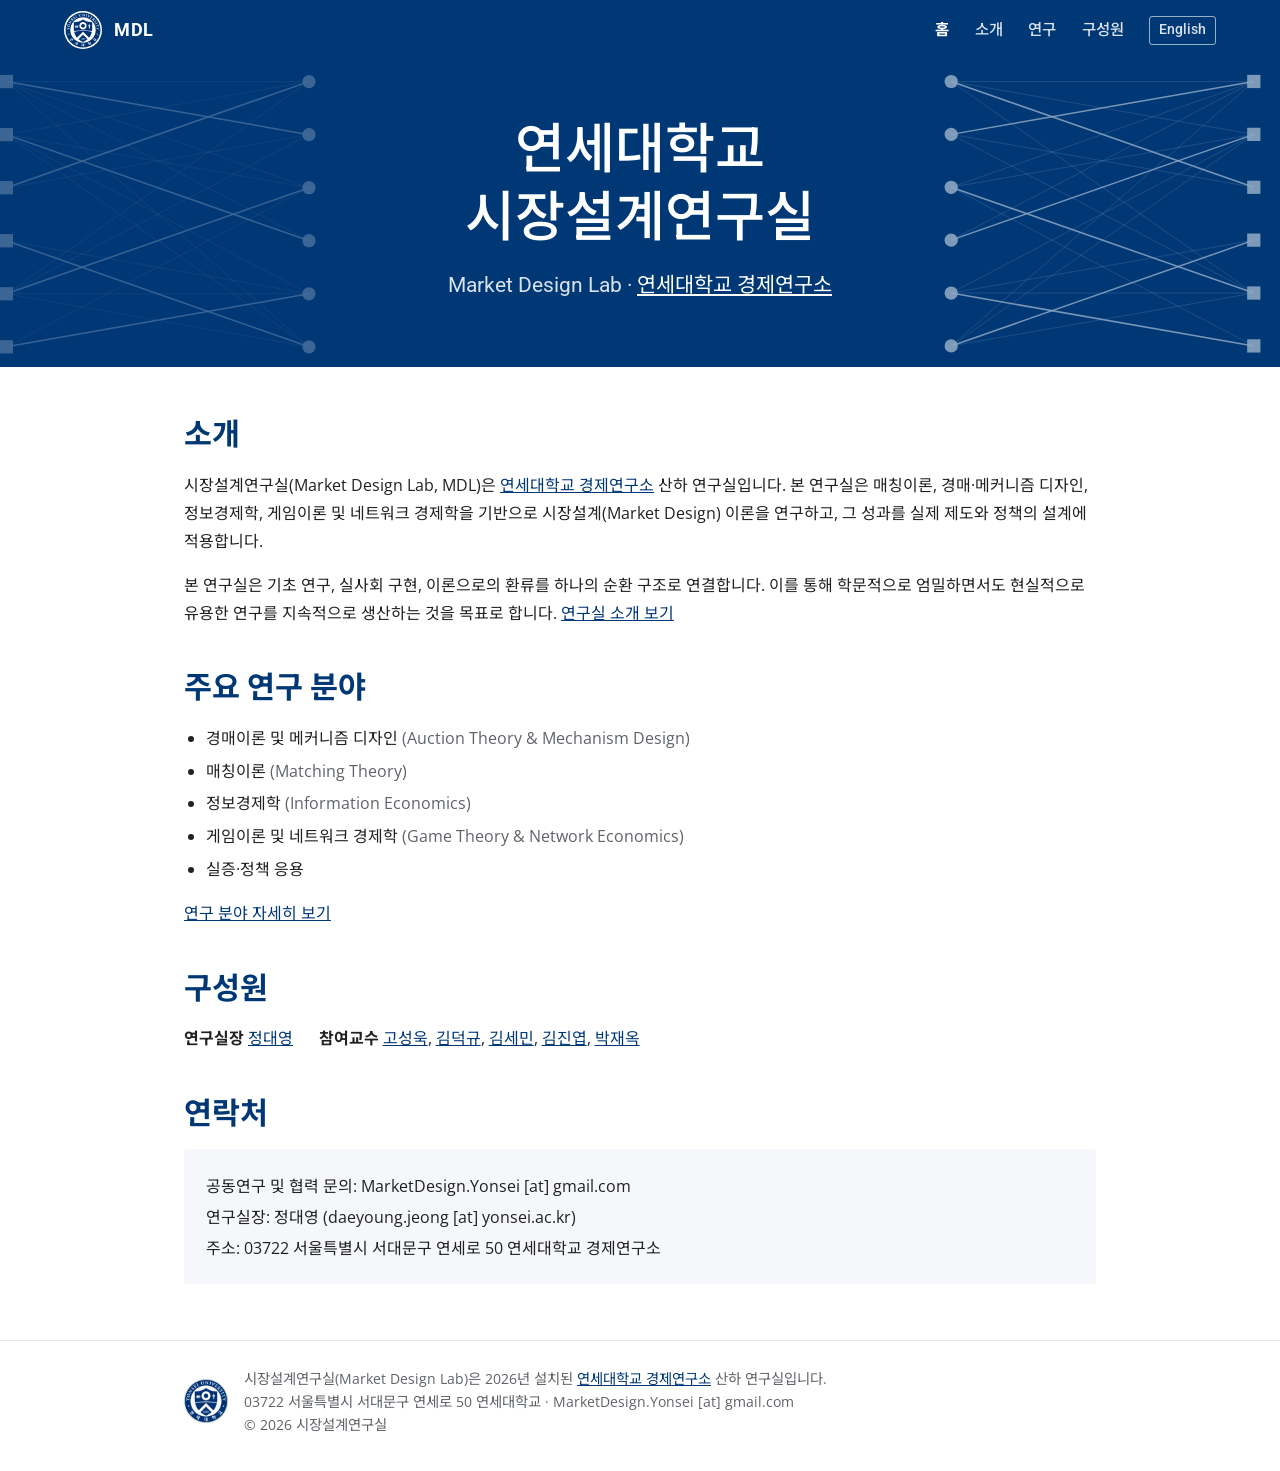
<file: index.html>
<!DOCTYPE html>
<html lang="ko">
<head>
<meta charset="utf-8">
<meta name="viewport" content="width=device-width, initial-scale=1">
<title>연세대학교 시장설계연구실</title>
<meta name="description" content="연세대학교 경제연구소 산하 시장설계연구실(Market Design Lab)입니다.">
<link rel="alternate" hreflang="ko" href="https://marketdesignyonsei.github.io/">
<link rel="alternate" hreflang="en" href="https://marketdesignyonsei.github.io/en/">
<link rel="icon" type="image/png" href="assets/img/yonsei-emblem-sm.png">
<link rel="preconnect" href="https://fonts.googleapis.com">
<link rel="preconnect" href="https://fonts.gstatic.com" crossorigin>
<link rel="stylesheet" href="https://fonts.googleapis.com/css2?family=Open+Sans:wght@400;600;700&family=Roboto:wght@400;500;700&family=Noto+Sans+KR:wght@400;500;700&display=swap">
<link rel="stylesheet" href="assets/style.css">
</head>
<body>
<a class="skip" href="#main">본문 바로가기</a>
<header class="topbar">
  <div class="inner">
    <a class="brand" href="index.html"><img src="assets/img/yonsei-emblem-sm.png" alt="">MDL</a>
    <button class="menu-toggle" aria-label="메뉴" aria-expanded="false" onclick="var n=document.getElementById('nav');n.classList.toggle('open');this.setAttribute('aria-expanded',n.classList.contains('open'))">&#9776;</button>
    <nav class="nav" id="nav">
      <a href="index.html" aria-current="page">홈</a>
      <a href="about.html">소개</a>
      <a href="research.html">연구</a>
      <a href="people.html">구성원</a>
      <a class="lang" href="en/index.html" lang="en">English</a>
    </nav>
  </div>
</header>
<section class="hero">
  <img class="net" src="assets/img/network.svg" alt="">
  <img class="net left" src="assets/img/network.svg" alt="">
  <h1>연세대학교<br>시장설계연구실</h1>
  <p class="sub">Market Design Lab · <a href="http://yeri.yonsei.ac.kr/">연세대학교 경제연구소</a></p>
</section>
<main id="main">
<h2>소개</h2>
<p>시장설계연구실(Market Design Lab, MDL)은 <a href="http://yeri.yonsei.ac.kr/">연세대학교 경제연구소</a> 산하 연구실입니다. 본 연구실은 매칭이론, 경매·메커니즘 디자인, 정보경제학, 게임이론 및 네트워크 경제학을 기반으로 시장설계(Market Design) 이론을 연구하고, 그 성과를 실제 제도와 정책의 설계에 적용합니다.</p>
<p>본 연구실은 기초 연구, 실사회 구현, 이론으로의 환류를 하나의 순환 구조로 연결합니다. 이를 통해 학문적으로 엄밀하면서도 현실적으로 유용한 연구를 지속적으로 생산하는 것을 목표로 합니다. <a href="about.html">연구실 소개 보기</a></p>

<h2>주요 연구 분야</h2>
<ul>
  <li>경매이론 및 메커니즘 디자인 <span class="en-term">(Auction Theory &amp; Mechanism Design)</span></li>
  <li>매칭이론 <span class="en-term">(Matching Theory)</span></li>
  <li>정보경제학 <span class="en-term">(Information Economics)</span></li>
  <li>게임이론 및 네트워크 경제학 <span class="en-term">(Game Theory &amp; Network Economics)</span></li>
  <li>실증·정책 응용</li>
</ul>
<p><a href="research.html">연구 분야 자세히 보기</a></p>

<h2>구성원</h2>
<ul class="people-mini">
  <li><b>연구실장</b> <a href="people.html#jeong">정대영</a></li>
  <li><b>참여교수</b> <a href="people.html#koh">고성욱</a>, <a href="people.html#dukgyoo">김덕규</a>, <a href="people.html#semin">김세민</a>, <a href="people.html#jinyeub">김진엽</a>, <a href="people.html#park">박재옥</a></li>
</ul>

<h2>연락처</h2>
<div class="contact">
  <p>공동연구 및 협력 문의: MarketDesign.Yonsei [at] gmail.com</p>
  <p>연구실장: 정대영 (daeyoung.jeong [at] yonsei.ac.kr)</p>
  <p>주소: 03722 서울특별시 서대문구 연세로 50 연세대학교 경제연구소</p>
</div>

</main>
<footer>
  <div class="inner">
    <img src="assets/img/yonsei-emblem-sm.png" alt="">
    <p>시장설계연구실(Market Design Lab)은 2026년 설치된 <a href="http://yeri.yonsei.ac.kr/">연세대학교 경제연구소</a> 산하 연구실입니다.<br>03722 서울특별시 서대문구 연세로 50 연세대학교 · MarketDesign.Yonsei [at] gmail.com<br>© 2026 시장설계연구실</p>
  </div>
</footer>
</body>
</html>
</file>
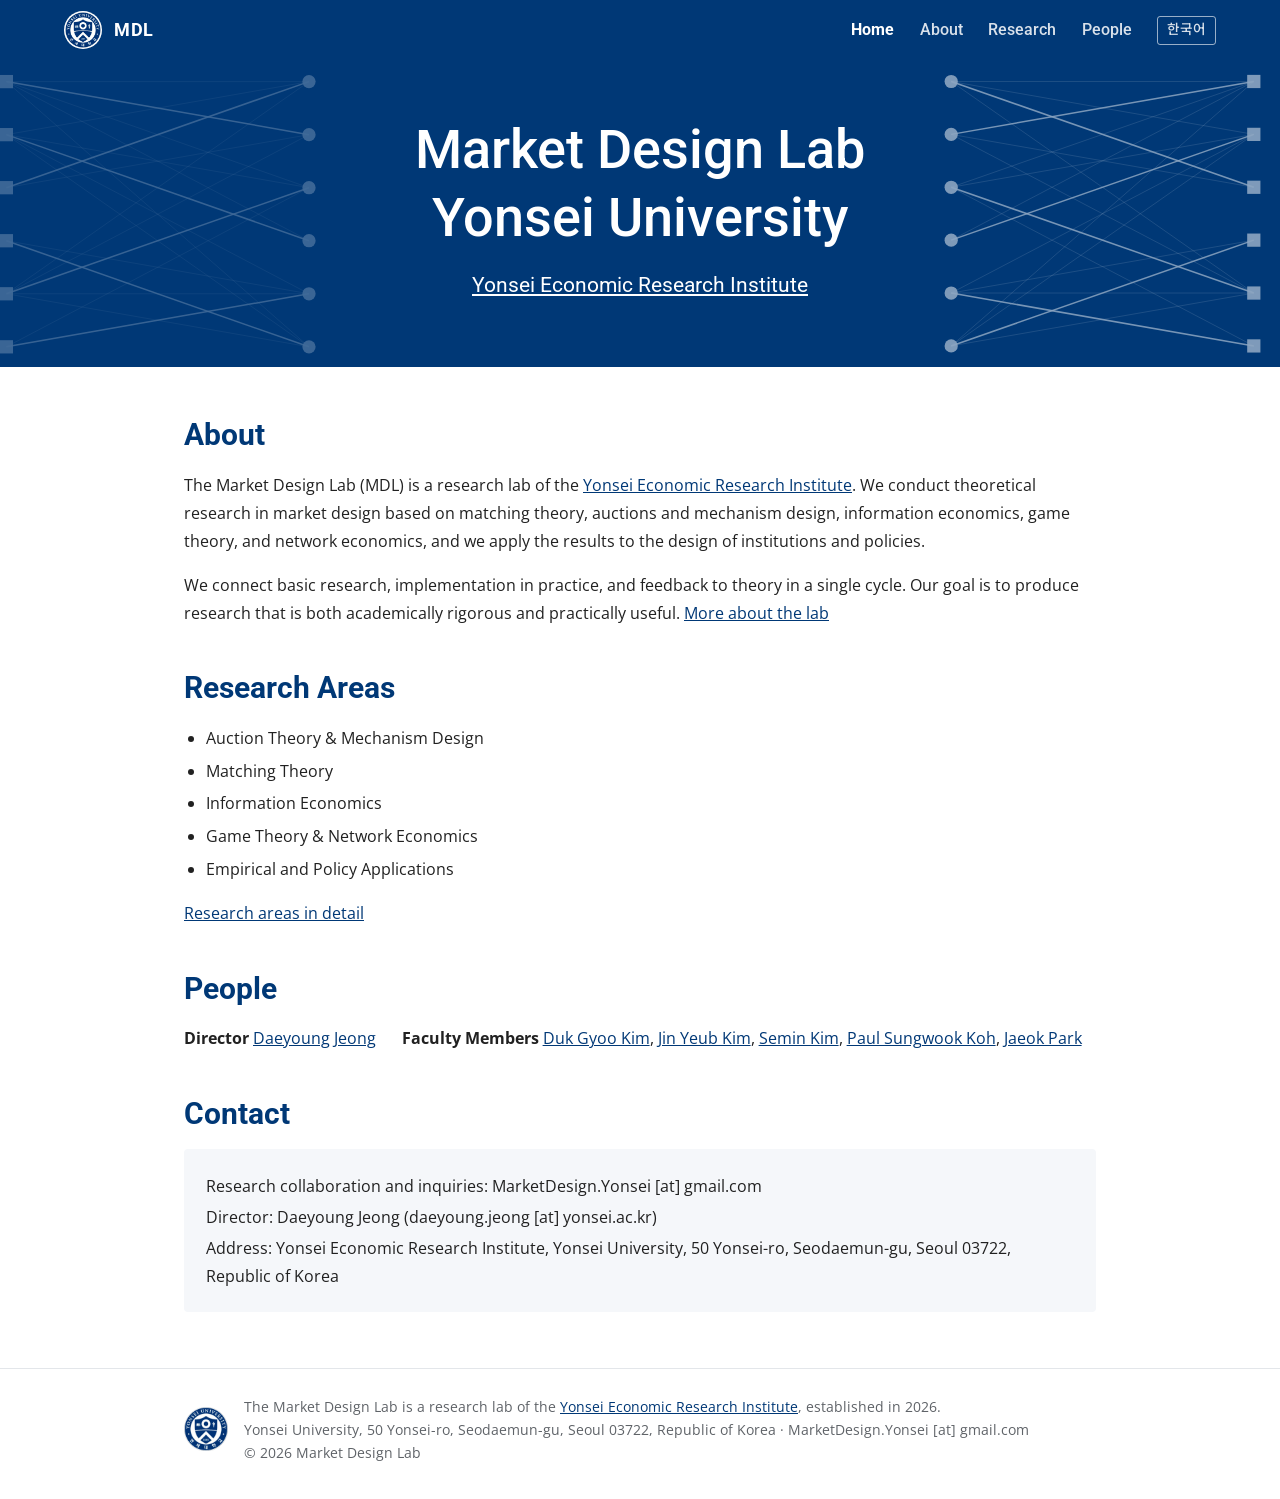
<file: en/index.html>
<!DOCTYPE html>
<html lang="en">
<head>
<meta charset="utf-8">
<meta name="viewport" content="width=device-width, initial-scale=1">
<title>Market Design Lab, Yonsei University</title>
<meta name="description" content="The Market Design Lab is a research lab of the Yonsei Economic Research Institute.">
<link rel="alternate" hreflang="ko" href="https://marketdesignyonsei.github.io/">
<link rel="alternate" hreflang="en" href="https://marketdesignyonsei.github.io/en/">
<link rel="icon" type="image/png" href="../assets/img/yonsei-emblem-sm.png">
<link rel="preconnect" href="https://fonts.googleapis.com">
<link rel="preconnect" href="https://fonts.gstatic.com" crossorigin>
<link rel="stylesheet" href="https://fonts.googleapis.com/css2?family=Open+Sans:wght@400;600;700&family=Roboto:wght@400;500;700&family=Noto+Sans+KR:wght@400;500;700&display=swap">
<link rel="stylesheet" href="../assets/style.css">
</head>
<body>
<a class="skip" href="#main">Skip to main content</a>
<header class="topbar">
  <div class="inner">
    <a class="brand" href="index.html"><img src="../assets/img/yonsei-emblem-sm.png" alt="">MDL</a>
    <button class="menu-toggle" aria-label="Menu" aria-expanded="false" onclick="var n=document.getElementById('nav');n.classList.toggle('open');this.setAttribute('aria-expanded',n.classList.contains('open'))">&#9776;</button>
    <nav class="nav" id="nav">
      <a href="index.html" aria-current="page">Home</a>
      <a href="about.html">About</a>
      <a href="research.html">Research</a>
      <a href="people.html">People</a>
      <a class="lang" href="../index.html" lang="ko">한국어</a>
    </nav>
  </div>
</header>
<section class="hero">
  <img class="net" src="../assets/img/network.svg" alt="">
  <img class="net left" src="../assets/img/network.svg" alt="">
  <h1>Market Design Lab<br>Yonsei University</h1>
  <p class="sub"><a href="http://yeri.yonsei.ac.kr/">Yonsei Economic Research Institute</a></p>
</section>
<main id="main">
<h2>About</h2>
<p>The Market Design Lab (MDL) is a research lab of the <a href="http://yeri.yonsei.ac.kr/">Yonsei Economic Research Institute</a>. We conduct theoretical research in market design based on matching theory, auctions and mechanism design, information economics, game theory, and network economics, and we apply the results to the design of institutions and policies.</p>
<p>We connect basic research, implementation in practice, and feedback to theory in a single cycle. Our goal is to produce research that is both academically rigorous and practically useful. <a href="about.html">More about the lab</a></p>

<h2>Research Areas</h2>
<ul>
  <li>Auction Theory &amp; Mechanism Design</li>
  <li>Matching Theory</li>
  <li>Information Economics</li>
  <li>Game Theory &amp; Network Economics</li>
  <li>Empirical and Policy Applications</li>
</ul>
<p><a href="research.html">Research areas in detail</a></p>

<h2>People</h2>
<ul class="people-mini">
  <li><b>Director</b> <a href="people.html#jeong">Daeyoung Jeong</a></li>
  <li><b>Faculty Members</b> <a href="people.html#dukgyoo">Duk Gyoo Kim</a>, <a href="people.html#jinyeub">Jin Yeub Kim</a>, <a href="people.html#semin">Semin Kim</a>, <a href="people.html#koh">Paul Sungwook Koh</a>, <a href="people.html#park">Jaeok Park</a></li>
</ul>

<h2>Contact</h2>
<div class="contact">
  <p>Research collaboration and inquiries: MarketDesign.Yonsei [at] gmail.com</p>
  <p>Director: Daeyoung Jeong (daeyoung.jeong [at] yonsei.ac.kr)</p>
  <p>Address: Yonsei Economic Research Institute, Yonsei University, 50 Yonsei-ro, Seodaemun-gu, Seoul 03722, Republic of Korea</p>
</div>

</main>
<footer>
  <div class="inner">
    <img src="../assets/img/yonsei-emblem-sm.png" alt="">
    <p>The Market Design Lab is a research lab of the <a href="http://yeri.yonsei.ac.kr/">Yonsei Economic Research Institute</a>, established in 2026.<br>Yonsei University, 50 Yonsei-ro, Seodaemun-gu, Seoul 03722, Republic of Korea · MarketDesign.Yonsei [at] gmail.com<br>© 2026 Market Design Lab</p>
  </div>
</footer>
</body>
</html>
</file>
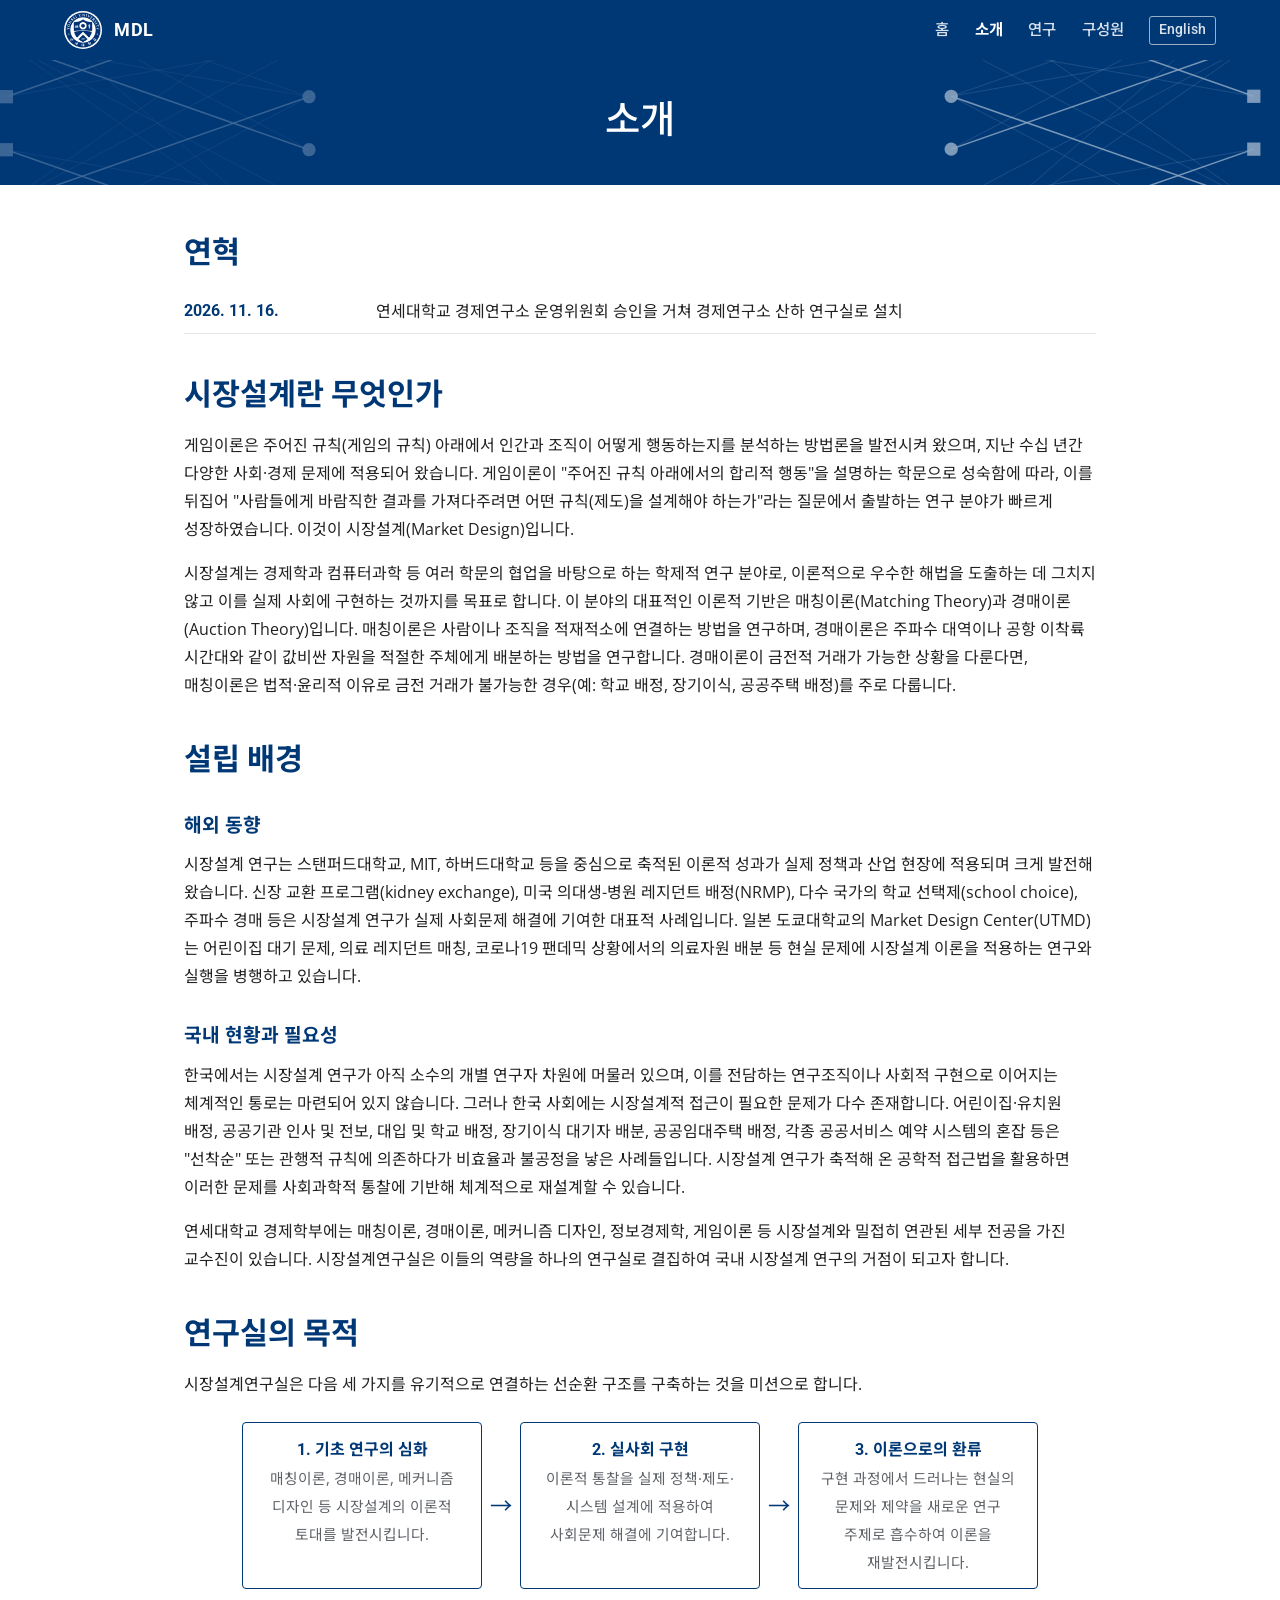
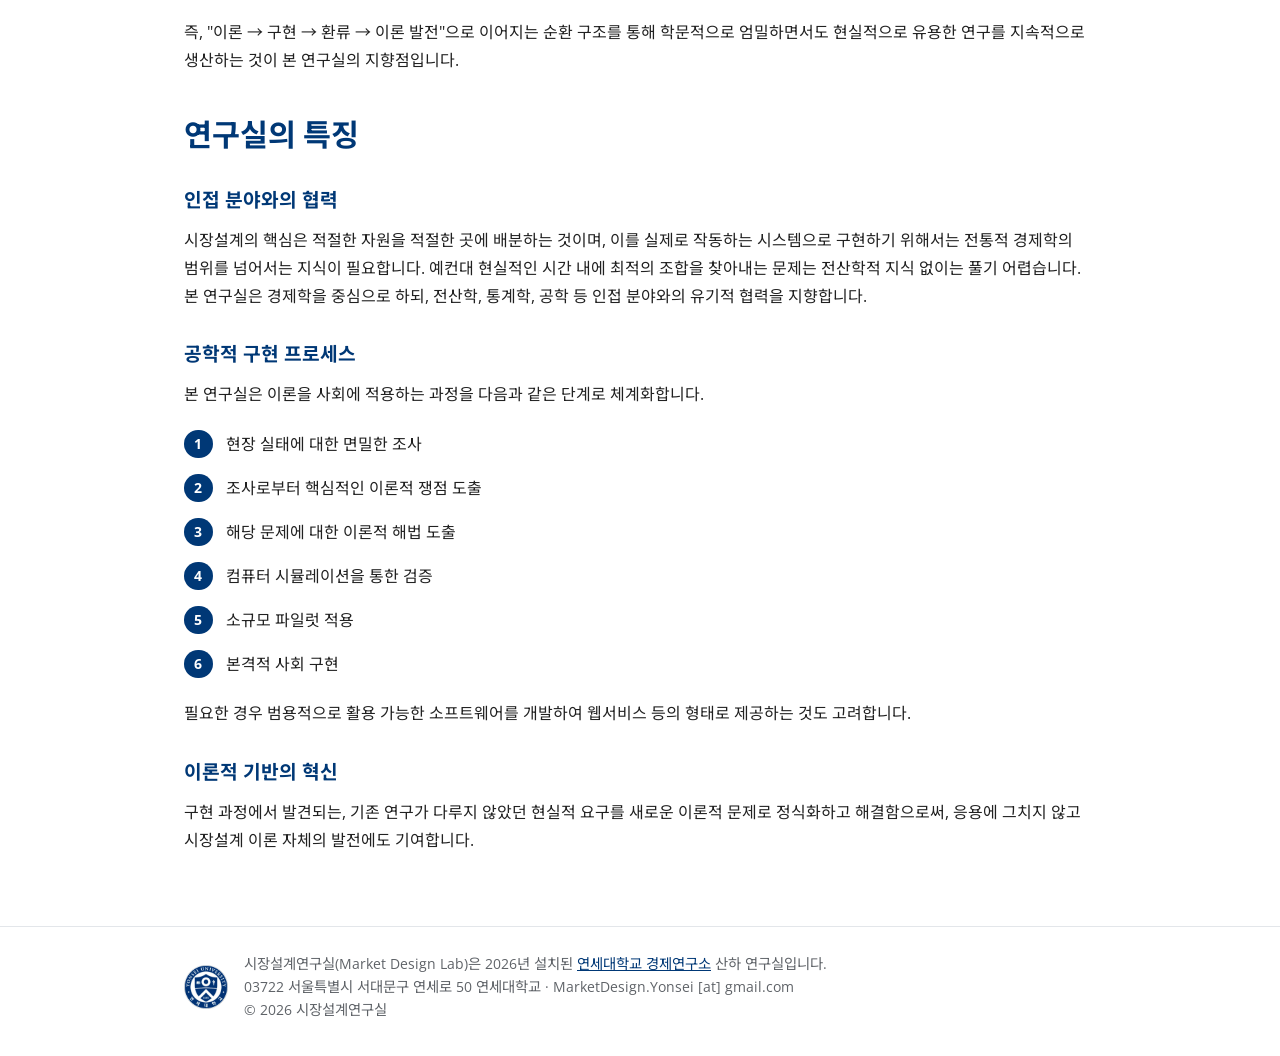
<file: about.html>
<!DOCTYPE html>
<html lang="ko">
<head>
<meta charset="utf-8">
<meta name="viewport" content="width=device-width, initial-scale=1">
<title>소개 | 연세대학교 시장설계연구실</title>
<meta name="description" content="시장설계연구실의 설립 배경, 목적, 특징을 소개합니다.">
<link rel="alternate" hreflang="ko" href="https://marketdesignyonsei.github.io/about.html">
<link rel="alternate" hreflang="en" href="https://marketdesignyonsei.github.io/en/about.html">
<link rel="icon" type="image/png" href="assets/img/yonsei-emblem-sm.png">
<link rel="preconnect" href="https://fonts.googleapis.com">
<link rel="preconnect" href="https://fonts.gstatic.com" crossorigin>
<link rel="stylesheet" href="https://fonts.googleapis.com/css2?family=Open+Sans:wght@400;600;700&family=Roboto:wght@400;500;700&family=Noto+Sans+KR:wght@400;500;700&display=swap">
<link rel="stylesheet" href="assets/style.css">
</head>
<body>
<a class="skip" href="#main">본문 바로가기</a>
<header class="topbar">
  <div class="inner">
    <a class="brand" href="index.html"><img src="assets/img/yonsei-emblem-sm.png" alt="">MDL</a>
    <button class="menu-toggle" aria-label="메뉴" aria-expanded="false" onclick="var n=document.getElementById('nav');n.classList.toggle('open');this.setAttribute('aria-expanded',n.classList.contains('open'))">&#9776;</button>
    <nav class="nav" id="nav">
      <a href="index.html">홈</a>
      <a href="about.html" aria-current="page">소개</a>
      <a href="research.html">연구</a>
      <a href="people.html">구성원</a>
      <a class="lang" href="en/about.html" lang="en">English</a>
    </nav>
  </div>
</header>
<section class="hero small">
  <img class="net" src="assets/img/network.svg" alt="">
  <img class="net left" src="assets/img/network.svg" alt="">
  <h1>소개</h1>
</section>
<main id="main">
<h2>연혁</h2>
<ul class="history">
  <li><span class="date">2026. 11. 16.</span> 연세대학교 경제연구소 운영위원회 승인을 거쳐 경제연구소 산하 연구실로 설치</li>
</ul>

<h2>시장설계란 무엇인가</h2>
<p>게임이론은 주어진 규칙(게임의 규칙) 아래에서 인간과 조직이 어떻게 행동하는지를 분석하는 방법론을 발전시켜 왔으며, 지난 수십 년간 다양한 사회·경제 문제에 적용되어 왔습니다. 게임이론이 "주어진 규칙 아래에서의 합리적 행동"을 설명하는 학문으로 성숙함에 따라, 이를 뒤집어 "사람들에게 바람직한 결과를 가져다주려면 어떤 규칙(제도)을 설계해야 하는가"라는 질문에서 출발하는 연구 분야가 빠르게 성장하였습니다. 이것이 시장설계(Market Design)입니다.</p>
<p>시장설계는 경제학과 컴퓨터과학 등 여러 학문의 협업을 바탕으로 하는 학제적 연구 분야로, 이론적으로 우수한 해법을 도출하는 데 그치지 않고 이를 실제 사회에 구현하는 것까지를 목표로 합니다. 이 분야의 대표적인 이론적 기반은 매칭이론(Matching Theory)과 경매이론(Auction Theory)입니다. 매칭이론은 사람이나 조직을 적재적소에 연결하는 방법을 연구하며, 경매이론은 주파수 대역이나 공항 이착륙 시간대와 같이 값비싼 자원을 적절한 주체에게 배분하는 방법을 연구합니다. 경매이론이 금전적 거래가 가능한 상황을 다룬다면, 매칭이론은 법적·윤리적 이유로 금전 거래가 불가능한 경우(예: 학교 배정, 장기이식, 공공주택 배정)를 주로 다룹니다.</p>

<h2>설립 배경</h2>
<h3>해외 동향</h3>
<p>시장설계 연구는 스탠퍼드대학교, MIT, 하버드대학교 등을 중심으로 축적된 이론적 성과가 실제 정책과 산업 현장에 적용되며 크게 발전해 왔습니다. 신장 교환 프로그램(kidney exchange), 미국 의대생-병원 레지던트 배정(NRMP), 다수 국가의 학교 선택제(school choice), 주파수 경매 등은 시장설계 연구가 실제 사회문제 해결에 기여한 대표적 사례입니다. 일본 도쿄대학교의 Market Design Center(UTMD)는 어린이집 대기 문제, 의료 레지던트 매칭, 코로나19 팬데믹 상황에서의 의료자원 배분 등 현실 문제에 시장설계 이론을 적용하는 연구와 실행을 병행하고 있습니다.</p>
<h3>국내 현황과 필요성</h3>
<p>한국에서는 시장설계 연구가 아직 소수의 개별 연구자 차원에 머물러 있으며, 이를 전담하는 연구조직이나 사회적 구현으로 이어지는 체계적인 통로는 마련되어 있지 않습니다. 그러나 한국 사회에는 시장설계적 접근이 필요한 문제가 다수 존재합니다. 어린이집·유치원 배정, 공공기관 인사 및 전보, 대입 및 학교 배정, 장기이식 대기자 배분, 공공임대주택 배정, 각종 공공서비스 예약 시스템의 혼잡 등은 "선착순" 또는 관행적 규칙에 의존하다가 비효율과 불공정을 낳은 사례들입니다. 시장설계 연구가 축적해 온 공학적 접근법을 활용하면 이러한 문제를 사회과학적 통찰에 기반해 체계적으로 재설계할 수 있습니다.</p>
<p>연세대학교 경제학부에는 매칭이론, 경매이론, 메커니즘 디자인, 정보경제학, 게임이론 등 시장설계와 밀접히 연관된 세부 전공을 가진 교수진이 있습니다. 시장설계연구실은 이들의 역량을 하나의 연구실로 결집하여 국내 시장설계 연구의 거점이 되고자 합니다.</p>

<h2>연구실의 목적</h2>
<p>시장설계연구실은 다음 세 가지를 유기적으로 연결하는 선순환 구조를 구축하는 것을 미션으로 합니다.</p>
<div class="cycle" role="list">
  <div class="step" role="listitem"><b>1. 기초 연구의 심화</b><span>매칭이론, 경매이론, 메커니즘 디자인 등 시장설계의 이론적 토대를 발전시킵니다.</span></div>
  <div class="arrow" aria-hidden="true">→</div>
  <div class="step" role="listitem"><b>2. 실사회 구현</b><span>이론적 통찰을 실제 정책·제도·시스템 설계에 적용하여 사회문제 해결에 기여합니다.</span></div>
  <div class="arrow" aria-hidden="true">→</div>
  <div class="step" role="listitem"><b>3. 이론으로의 환류</b><span>구현 과정에서 드러나는 현실의 문제와 제약을 새로운 연구 주제로 흡수하여 이론을 재발전시킵니다.</span></div>
</div>
<p>즉, "이론 → 구현 → 환류 → 이론 발전"으로 이어지는 순환 구조를 통해 학문적으로 엄밀하면서도 현실적으로 유용한 연구를 지속적으로 생산하는 것이 본 연구실의 지향점입니다.</p>

<h2>연구실의 특징</h2>
<h3>인접 분야와의 협력</h3>
<p>시장설계의 핵심은 적절한 자원을 적절한 곳에 배분하는 것이며, 이를 실제로 작동하는 시스템으로 구현하기 위해서는 전통적 경제학의 범위를 넘어서는 지식이 필요합니다. 예컨대 현실적인 시간 내에 최적의 조합을 찾아내는 문제는 전산학적 지식 없이는 풀기 어렵습니다. 본 연구실은 경제학을 중심으로 하되, 전산학, 통계학, 공학 등 인접 분야와의 유기적 협력을 지향합니다.</p>
<h3>공학적 구현 프로세스</h3>
<p>본 연구실은 이론을 사회에 적용하는 과정을 다음과 같은 단계로 체계화합니다.</p>
<ol class="process">
  <li>현장 실태에 대한 면밀한 조사</li>
  <li>조사로부터 핵심적인 이론적 쟁점 도출</li>
  <li>해당 문제에 대한 이론적 해법 도출</li>
  <li>컴퓨터 시뮬레이션을 통한 검증</li>
  <li>소규모 파일럿 적용</li>
  <li>본격적 사회 구현</li>
</ol>
<p>필요한 경우 범용적으로 활용 가능한 소프트웨어를 개발하여 웹서비스 등의 형태로 제공하는 것도 고려합니다.</p>
<h3>이론적 기반의 혁신</h3>
<p>구현 과정에서 발견되는, 기존 연구가 다루지 않았던 현실적 요구를 새로운 이론적 문제로 정식화하고 해결함으로써, 응용에 그치지 않고 시장설계 이론 자체의 발전에도 기여합니다.</p>

</main>
<footer>
  <div class="inner">
    <img src="assets/img/yonsei-emblem-sm.png" alt="">
    <p>시장설계연구실(Market Design Lab)은 2026년 설치된 <a href="http://yeri.yonsei.ac.kr/">연세대학교 경제연구소</a> 산하 연구실입니다.<br>03722 서울특별시 서대문구 연세로 50 연세대학교 · MarketDesign.Yonsei [at] gmail.com<br>© 2026 시장설계연구실</p>
  </div>
</footer>
</body>
</html>
</file>
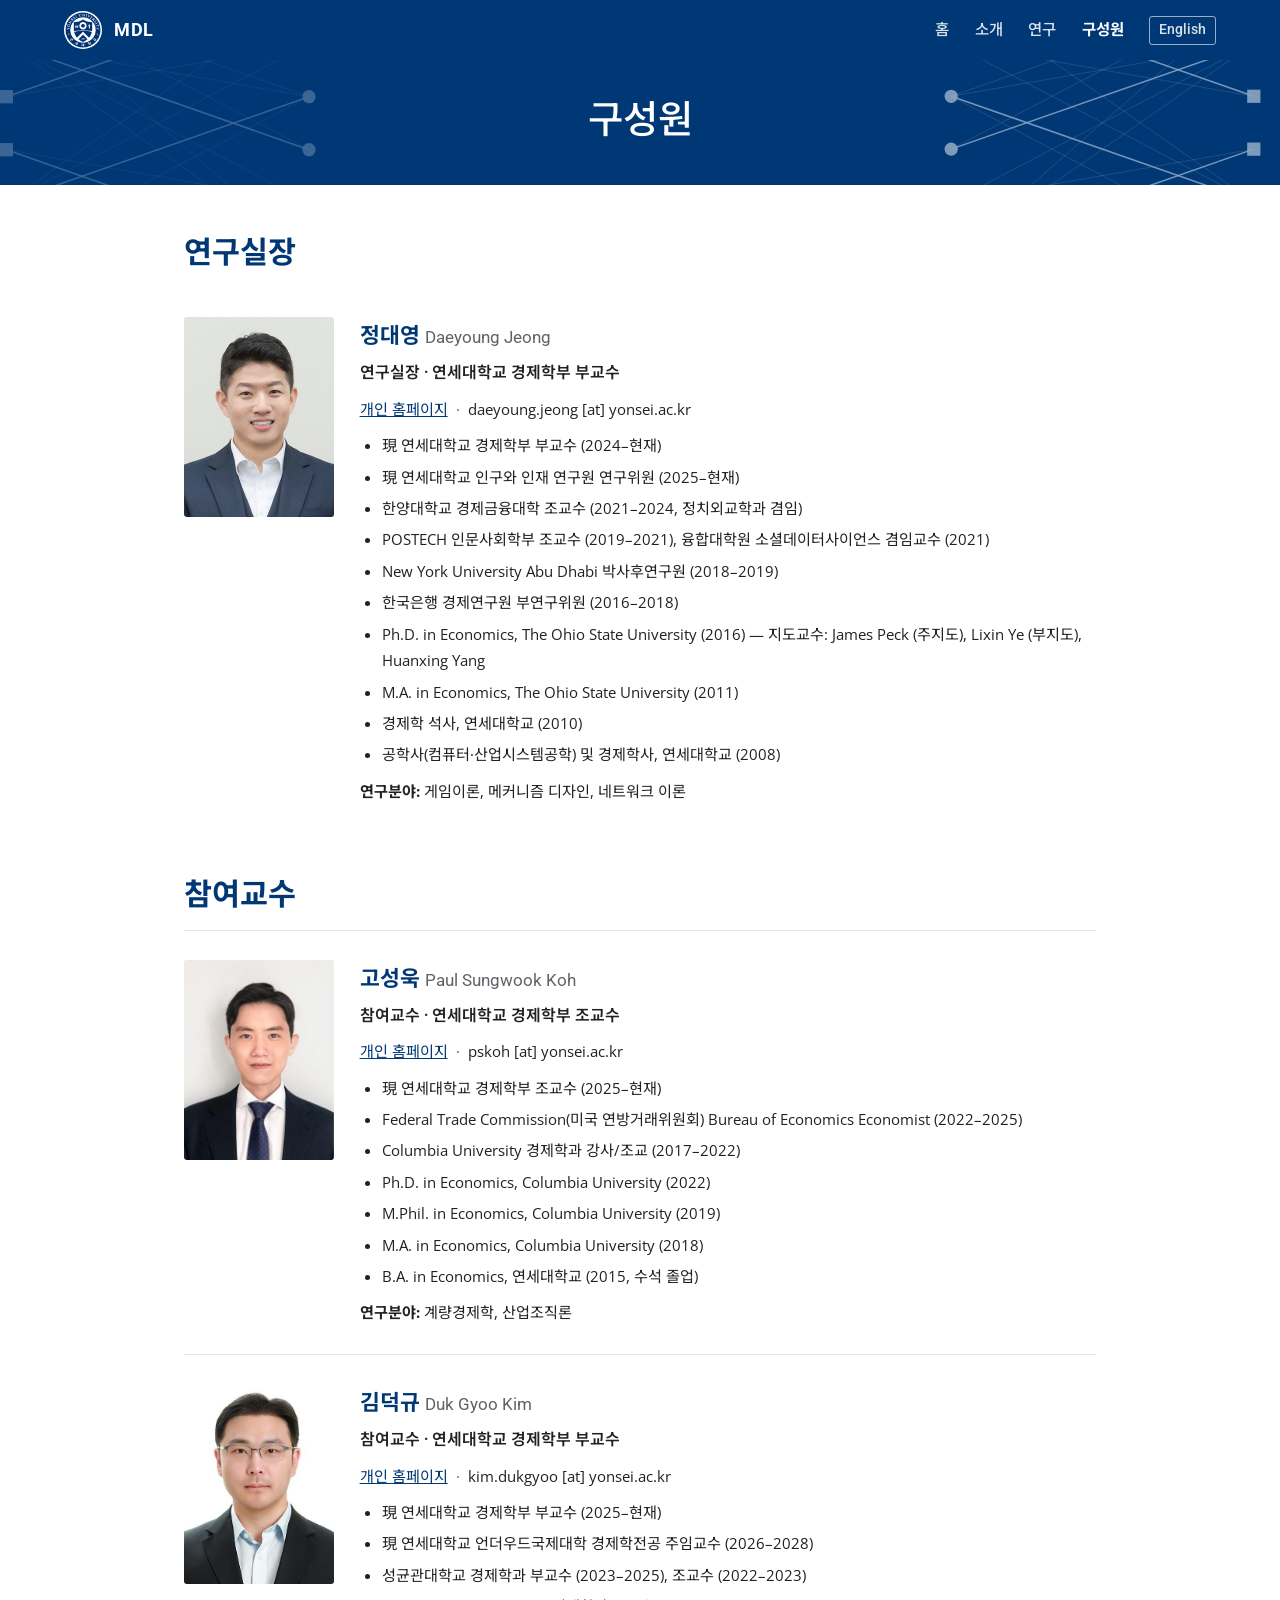
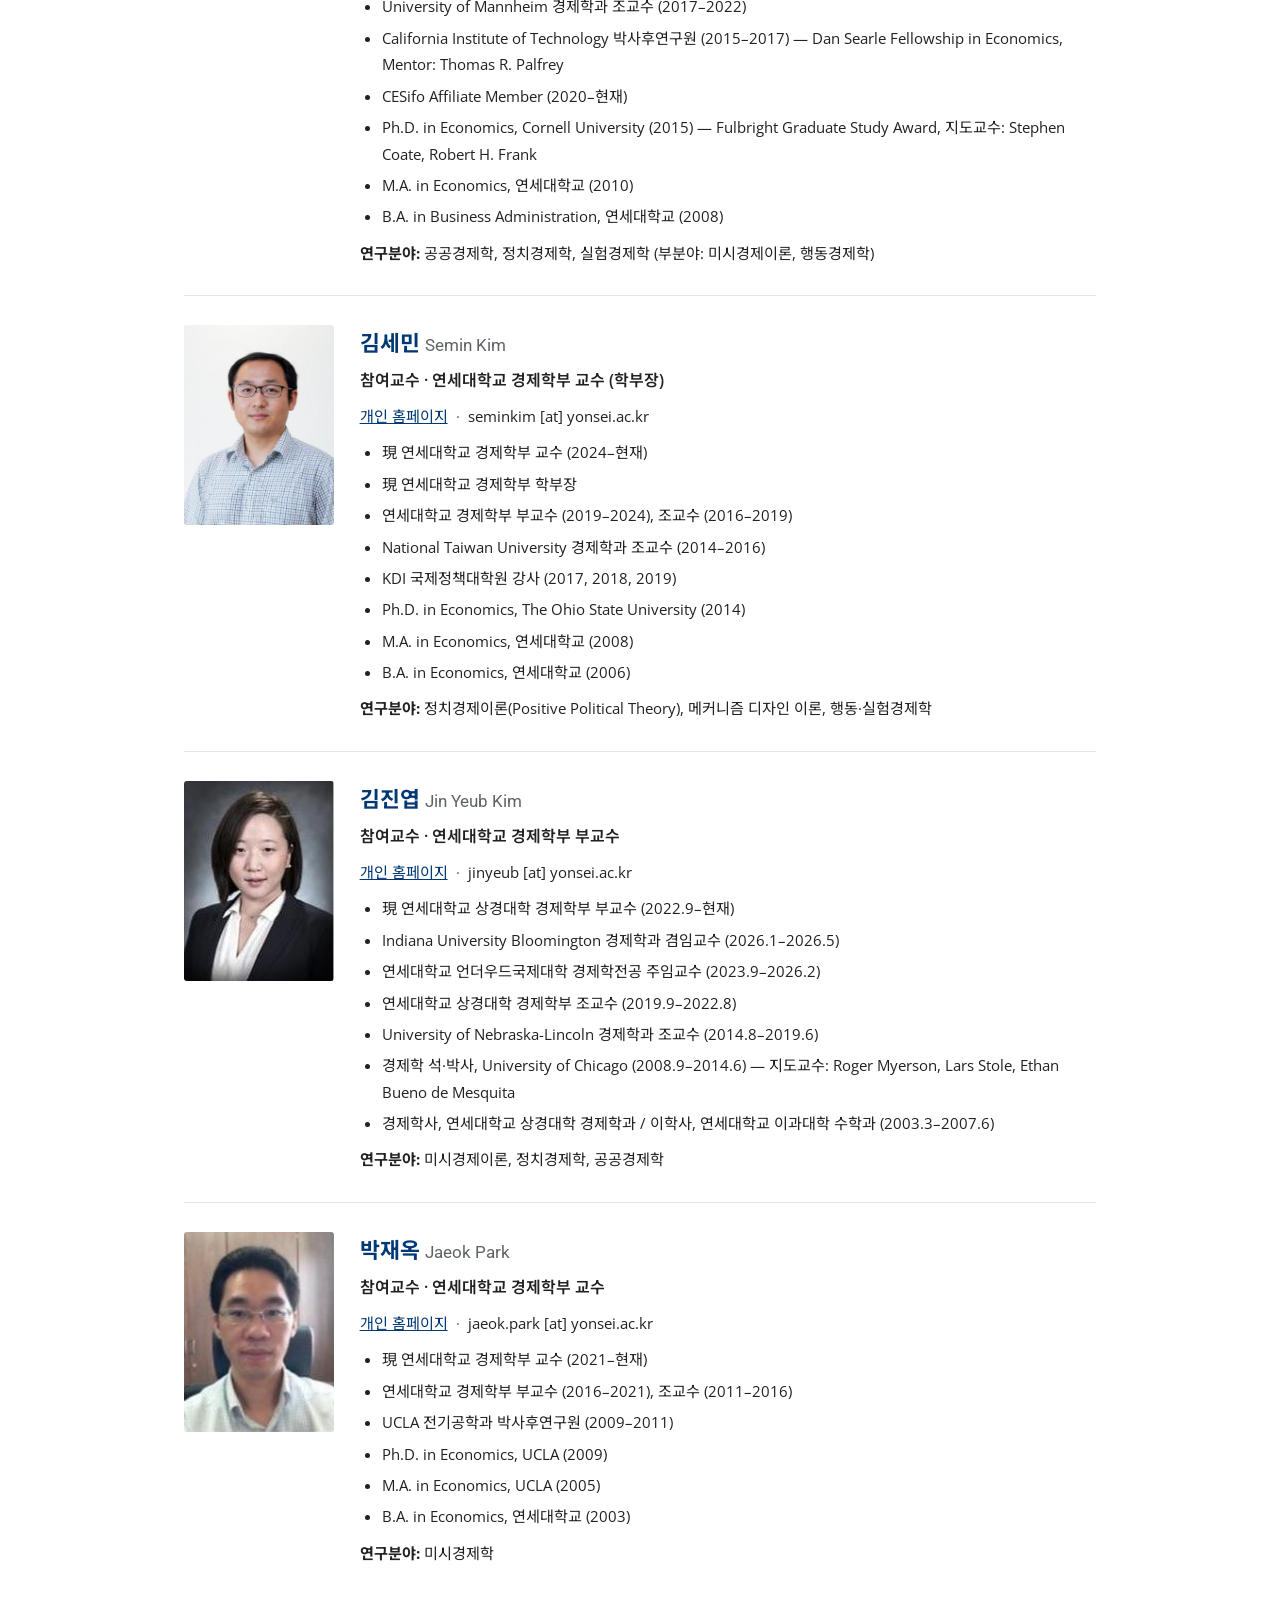
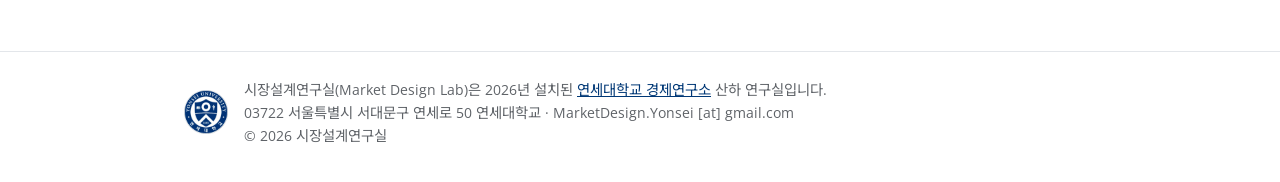
<file: people.html>
<!DOCTYPE html>
<html lang="ko">
<head>
<meta charset="utf-8">
<meta name="viewport" content="width=device-width, initial-scale=1">
<title>구성원 | 연세대학교 시장설계연구실</title>
<meta name="description" content="시장설계연구실의 구성원을 소개합니다.">
<link rel="alternate" hreflang="ko" href="https://marketdesignyonsei.github.io/people.html">
<link rel="alternate" hreflang="en" href="https://marketdesignyonsei.github.io/en/people.html">
<link rel="icon" type="image/png" href="assets/img/yonsei-emblem-sm.png">
<link rel="preconnect" href="https://fonts.googleapis.com">
<link rel="preconnect" href="https://fonts.gstatic.com" crossorigin>
<link rel="stylesheet" href="https://fonts.googleapis.com/css2?family=Open+Sans:wght@400;600;700&family=Roboto:wght@400;500;700&family=Noto+Sans+KR:wght@400;500;700&display=swap">
<link rel="stylesheet" href="assets/style.css">
</head>
<body>
<a class="skip" href="#main">본문 바로가기</a>
<header class="topbar">
  <div class="inner">
    <a class="brand" href="index.html"><img src="assets/img/yonsei-emblem-sm.png" alt="">MDL</a>
    <button class="menu-toggle" aria-label="메뉴" aria-expanded="false" onclick="var n=document.getElementById('nav');n.classList.toggle('open');this.setAttribute('aria-expanded',n.classList.contains('open'))">&#9776;</button>
    <nav class="nav" id="nav">
      <a href="index.html">홈</a>
      <a href="about.html">소개</a>
      <a href="research.html">연구</a>
      <a href="people.html" aria-current="page">구성원</a>
      <a class="lang" href="en/people.html" lang="en">English</a>
    </nav>
  </div>
</header>
<section class="hero small">
  <img class="net" src="assets/img/network.svg" alt="">
  <img class="net left" src="assets/img/network.svg" alt="">
  <h1>구성원</h1>
</section>
<main id="main">
<h2>연구실장</h2>
  <article class="person" id="jeong">
    <img class="ph" src="assets/img/jeong-daeyoung.jpg" alt="정대영">
    <div>
      <h3>정대영<span class="en">Daeyoung Jeong</span></h3>
      <p class="role">연구실장 · 연세대학교 경제학부 부교수</p>
      <p class="links"><span><a href="https://jeongdaeyoung.github.io">개인 홈페이지</a></span><span>daeyoung.jeong [at] yonsei.ac.kr</span></p>
      <ul>
        <li>現 연세대학교 경제학부 부교수 (2024–현재)</li>
        <li>現 연세대학교 인구와 인재 연구원 연구위원 (2025–현재)</li>
        <li>한양대학교 경제금융대학 조교수 (2021–2024, 정치외교학과 겸임)</li>
        <li>POSTECH 인문사회학부 조교수 (2019–2021), 융합대학원 소셜데이터사이언스 겸임교수 (2021)</li>
        <li>New York University Abu Dhabi 박사후연구원 (2018–2019)</li>
        <li>한국은행 경제연구원 부연구위원 (2016–2018)</li>
        <li>Ph.D. in Economics, The Ohio State University (2016) — 지도교수: James Peck (주지도), Lixin Ye (부지도), Huanxing Yang</li>
        <li>M.A. in Economics, The Ohio State University (2011)</li>
        <li>경제학 석사, 연세대학교 (2010)</li>
        <li>공학사(컴퓨터·산업시스템공학) 및 경제학사, 연세대학교 (2008)</li>
      </ul>
      <p class="fields"><b>연구분야:</b> 게임이론, 메커니즘 디자인, 네트워크 이론</p>
    </div>
  </article>
<h2>참여교수</h2>
  <article class="person" id="koh">
    <img class="ph" src="assets/img/koh-paul.jpg" alt="고성욱">
    <div>
      <h3>고성욱<span class="en">Paul Sungwook Koh</span></h3>
      <p class="role">참여교수 · 연세대학교 경제학부 조교수</p>
      <p class="links"><span><a href="https://www.pskoh.com">개인 홈페이지</a></span><span>pskoh [at] yonsei.ac.kr</span></p>
      <ul>
        <li>現 연세대학교 경제학부 조교수 (2025–현재)</li>
        <li>Federal Trade Commission(미국 연방거래위원회) Bureau of Economics Economist (2022–2025)</li>
        <li>Columbia University 경제학과 강사/조교 (2017–2022)</li>
        <li>Ph.D. in Economics, Columbia University (2022)</li>
        <li>M.Phil. in Economics, Columbia University (2019)</li>
        <li>M.A. in Economics, Columbia University (2018)</li>
        <li>B.A. in Economics, 연세대학교 (2015, 수석 졸업)</li>
      </ul>
      <p class="fields"><b>연구분야:</b> 계량경제학, 산업조직론</p>
    </div>
  </article>
  <article class="person" id="dukgyoo">
    <img class="ph" src="assets/img/kim-dukgyoo.jpg" alt="김덕규">
    <div>
      <h3>김덕규<span class="en">Duk Gyoo Kim</span></h3>
      <p class="role">참여교수 · 연세대학교 경제학부 부교수</p>
      <p class="links"><span><a href="https://kimdukgyoo.github.io/">개인 홈페이지</a></span><span>kim.dukgyoo [at] yonsei.ac.kr</span></p>
      <ul>
        <li>現 연세대학교 경제학부 부교수 (2025–현재)</li>
        <li>現 연세대학교 언더우드국제대학 경제학전공 주임교수 (2026–2028)</li>
        <li>성균관대학교 경제학과 부교수 (2023–2025), 조교수 (2022–2023)</li>
        <li>University of Mannheim 경제학과 조교수 (2017–2022)</li>
        <li>California Institute of Technology 박사후연구원 (2015–2017) — Dan Searle Fellowship in Economics, Mentor: Thomas R. Palfrey</li>
        <li>CESifo Affiliate Member (2020–현재)</li>
        <li>Ph.D. in Economics, Cornell University (2015) — Fulbright Graduate Study Award, 지도교수: Stephen Coate, Robert H. Frank</li>
        <li>M.A. in Economics, 연세대학교 (2010)</li>
        <li>B.A. in Business Administration, 연세대학교 (2008)</li>
      </ul>
      <p class="fields"><b>연구분야:</b> 공공경제학, 정치경제학, 실험경제학 (부분야: 미시경제이론, 행동경제학)</p>
    </div>
  </article>
  <article class="person" id="semin">
    <img class="ph" src="assets/img/kim-semin.jpg" alt="김세민">
    <div>
      <h3>김세민<span class="en">Semin Kim</span></h3>
      <p class="role">참여교수 · 연세대학교 경제학부 교수 (학부장)</p>
      <p class="links"><span><a href="https://sites.google.com/site/econsemin/">개인 홈페이지</a></span><span>seminkim [at] yonsei.ac.kr</span></p>
      <ul>
        <li>現 연세대학교 경제학부 교수 (2024–현재)</li>
        <li>現 연세대학교 경제학부 학부장</li>
        <li>연세대학교 경제학부 부교수 (2019–2024), 조교수 (2016–2019)</li>
        <li>National Taiwan University 경제학과 조교수 (2014–2016)</li>
        <li>KDI 국제정책대학원 강사 (2017, 2018, 2019)</li>
        <li>Ph.D. in Economics, The Ohio State University (2014)</li>
        <li>M.A. in Economics, 연세대학교 (2008)</li>
        <li>B.A. in Economics, 연세대학교 (2006)</li>
      </ul>
      <p class="fields"><b>연구분야:</b> 정치경제이론(Positive Political Theory), 메커니즘 디자인 이론, 행동·실험경제학</p>
    </div>
  </article>
  <article class="person" id="jinyeub">
    <img class="ph" src="assets/img/kim-jinyeub.jpg" alt="김진엽">
    <div>
      <h3>김진엽<span class="en">Jin Yeub Kim</span></h3>
      <p class="role">참여교수 · 연세대학교 경제학부 부교수</p>
      <p class="links"><span><a href="https://sites.google.com/site/jinyeubkim">개인 홈페이지</a></span><span>jinyeub [at] yonsei.ac.kr</span></p>
      <ul>
        <li>現 연세대학교 상경대학 경제학부 부교수 (2022.9–현재)</li>
        <li>Indiana University Bloomington 경제학과 겸임교수 (2026.1–2026.5)</li>
        <li>연세대학교 언더우드국제대학 경제학전공 주임교수 (2023.9–2026.2)</li>
        <li>연세대학교 상경대학 경제학부 조교수 (2019.9–2022.8)</li>
        <li>University of Nebraska-Lincoln 경제학과 조교수 (2014.8–2019.6)</li>
        <li>경제학 석·박사, University of Chicago (2008.9–2014.6) — 지도교수: Roger Myerson, Lars Stole, Ethan Bueno de Mesquita</li>
        <li>경제학사, 연세대학교 상경대학 경제학과 / 이학사, 연세대학교 이과대학 수학과 (2003.3–2007.6)</li>
      </ul>
      <p class="fields"><b>연구분야:</b> 미시경제이론, 정치경제학, 공공경제학</p>
    </div>
  </article>
  <article class="person" id="park">
    <img class="ph" src="assets/img/park-jaeok.jpg" alt="박재옥">
    <div>
      <h3>박재옥<span class="en">Jaeok Park</span></h3>
      <p class="role">참여교수 · 연세대학교 경제학부 교수</p>
      <p class="links"><span><a href="https://sites.google.com/site/jaeokparkhome/">개인 홈페이지</a></span><span>jaeok.park [at] yonsei.ac.kr</span></p>
      <ul>
        <li>現 연세대학교 경제학부 교수 (2021–현재)</li>
        <li>연세대학교 경제학부 부교수 (2016–2021), 조교수 (2011–2016)</li>
        <li>UCLA 전기공학과 박사후연구원 (2009–2011)</li>
        <li>Ph.D. in Economics, UCLA (2009)</li>
        <li>M.A. in Economics, UCLA (2005)</li>
        <li>B.A. in Economics, 연세대학교 (2003)</li>
      </ul>
      <p class="fields"><b>연구분야:</b> 미시경제학</p>
    </div>
  </article>

</main>
<footer>
  <div class="inner">
    <img src="assets/img/yonsei-emblem-sm.png" alt="">
    <p>시장설계연구실(Market Design Lab)은 2026년 설치된 <a href="http://yeri.yonsei.ac.kr/">연세대학교 경제연구소</a> 산하 연구실입니다.<br>03722 서울특별시 서대문구 연세로 50 연세대학교 · MarketDesign.Yonsei [at] gmail.com<br>© 2026 시장설계연구실</p>
  </div>
</footer>
</body>
</html>
</file>
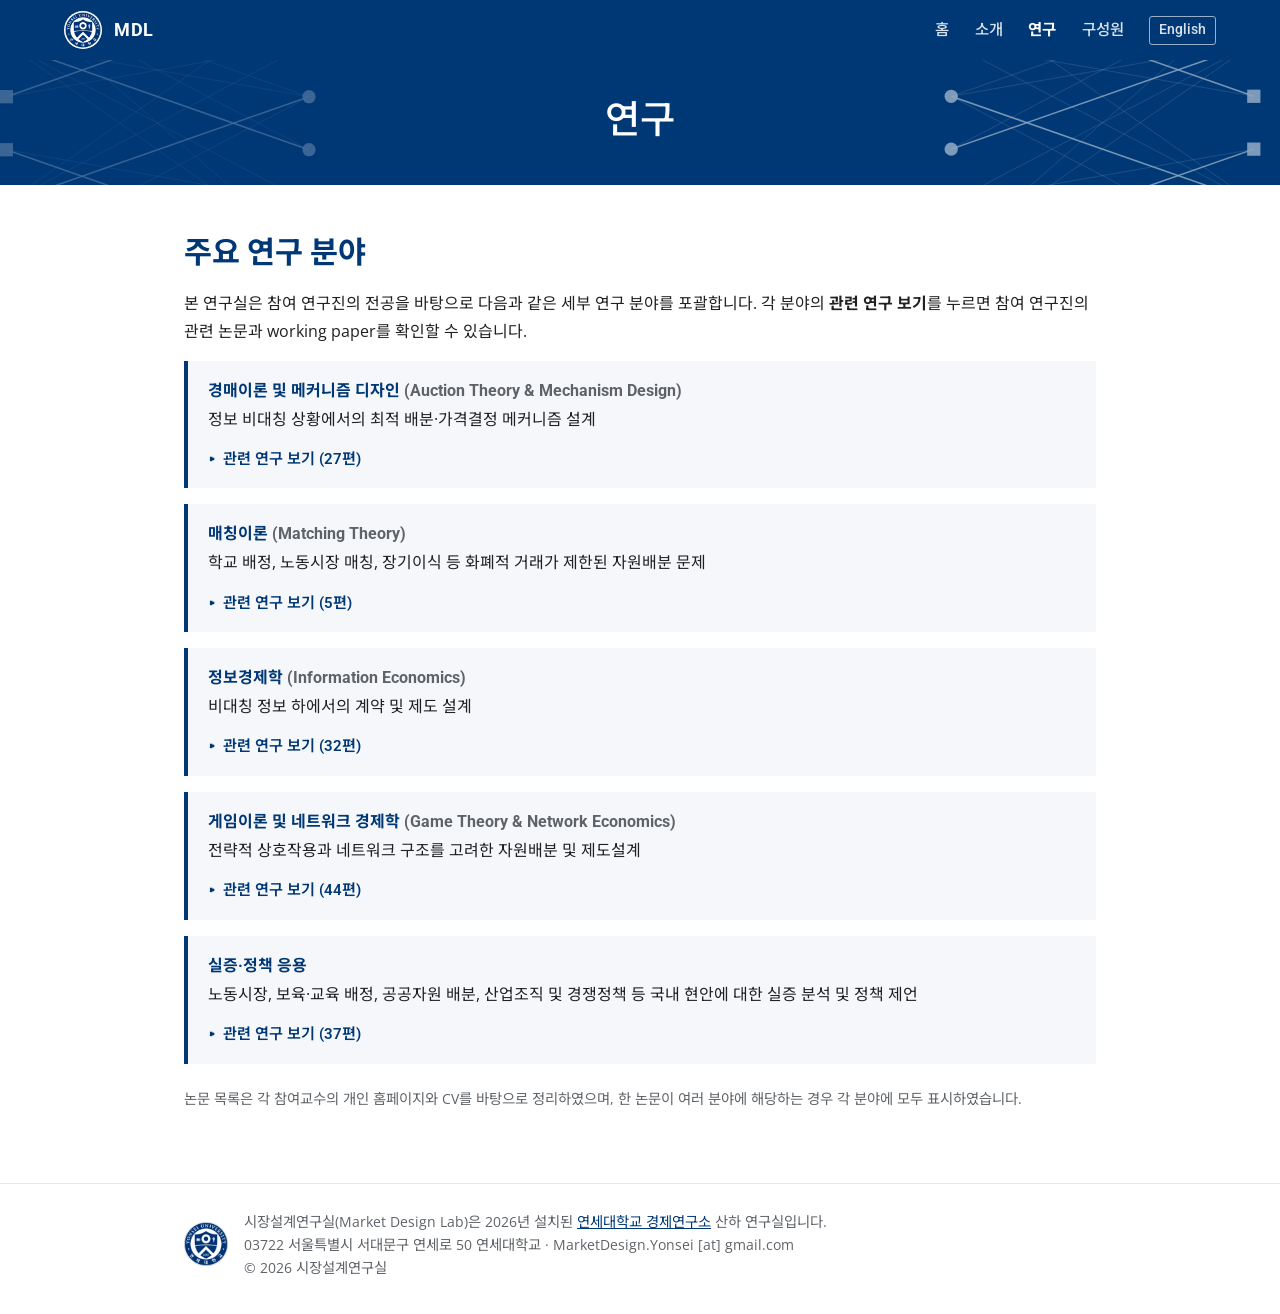
<file: research.html>
<!DOCTYPE html>
<html lang="ko">
<head>
<meta charset="utf-8">
<meta name="viewport" content="width=device-width, initial-scale=1">
<title>연구 | 연세대학교 시장설계연구실</title>
<meta name="description" content="시장설계연구실의 주요 연구 분야입니다.">
<link rel="alternate" hreflang="ko" href="https://marketdesignyonsei.github.io/research.html">
<link rel="alternate" hreflang="en" href="https://marketdesignyonsei.github.io/en/research.html">
<link rel="icon" type="image/png" href="assets/img/yonsei-emblem-sm.png">
<link rel="preconnect" href="https://fonts.googleapis.com">
<link rel="preconnect" href="https://fonts.gstatic.com" crossorigin>
<link rel="stylesheet" href="https://fonts.googleapis.com/css2?family=Open+Sans:wght@400;600;700&family=Roboto:wght@400;500;700&family=Noto+Sans+KR:wght@400;500;700&display=swap">
<link rel="stylesheet" href="assets/style.css">
</head>
<body>
<a class="skip" href="#main">본문 바로가기</a>
<header class="topbar">
  <div class="inner">
    <a class="brand" href="index.html"><img src="assets/img/yonsei-emblem-sm.png" alt="">MDL</a>
    <button class="menu-toggle" aria-label="메뉴" aria-expanded="false" onclick="var n=document.getElementById('nav');n.classList.toggle('open');this.setAttribute('aria-expanded',n.classList.contains('open'))">&#9776;</button>
    <nav class="nav" id="nav">
      <a href="index.html">홈</a>
      <a href="about.html">소개</a>
      <a href="research.html" aria-current="page">연구</a>
      <a href="people.html">구성원</a>
      <a class="lang" href="en/research.html" lang="en">English</a>
    </nav>
  </div>
</header>
<section class="hero small">
  <img class="net" src="assets/img/network.svg" alt="">
  <img class="net left" src="assets/img/network.svg" alt="">
  <h1>연구</h1>
</section>
<main id="main">
<h2>주요 연구 분야</h2>
<p>본 연구실은 참여 연구진의 전공을 바탕으로 다음과 같은 세부 연구 분야를 포괄합니다. 각 분야의 <b>관련 연구 보기</b>를 누르면 참여 연구진의 관련 논문과 working paper를 확인할 수 있습니다.</p>
<ul class="areas">
  <li id="area-A"><strong>경매이론 및 메커니즘 디자인 <span class="en-term">(Auction Theory &amp; Mechanism Design)</span></strong>정보 비대칭 상황에서의 최적 배분·가격결정 메커니즘 설계
    <details class="rel">
      <summary>관련 연구 보기 (27편)</summary>
      <ol class="publist">
        <li><b>Duk Gyoo Kim</b>. <a href="https://kimdukgyoo.github.io/PDFfiles/CitizenLottery.pdf">Good-Citizen Lottery</a>. <i>Journal of Institutional and Theoretical Economics</i>. <span class="tag acc">Accepted</span></li>
        <li><b>Duk Gyoo Kim</b> (2026). <a href="https://es.re.kr/jetem/view.php?year=&amp;month=&amp;vol=&amp;no=&amp;article_idx=499">Grant Lottery: Why Funding Agencies May Rationally Introduce Randomness</a>. <i>Journal of Economic Theory and Econometrics</i>, 37(2), 89–108. </li>
        <li><b>Jaeok Park</b> (with Jinhyuk Lee, Chulyoung Kim, Sang-Hyun Kim) (2025). <a href="https://www.mohrsiebeck.com/en/article/an-experimental-study-of-auctions-with-externalities-101628jite-2025-0027/">An Experimental Study of Auctions with Externalities</a>. <i>Journal of Institutional and Theoretical Economics</i>, 181(4), 656–696. </li>
        <li><b>Jin Yeub Kim</b> (with Jongjae Lee) (2025). <a href="https://doi.org/10.1016/j.jet.2025.106069">Biased Mediation: Selection and Effectiveness</a>. <i>Journal of Economic Theory</i>, 229, 106069. </li>
        <li><b>Daeyoung Jeong</b>, <b>Semin Kim</b> (2024). <a href="https://doi.org/10.1111/jpet.12707">On the (Robust) Ex-post Stability of Constitutions</a>. <i>Journal of Public Economic Theory</i>, 26(4), e12707. </li>
        <li><b>Jaeok Park</b> (with Jeongwoo Lee) (2024). <a href="https://rdcu.be/dmIX9">Signaling through Entry in Auctions with Sequential and Costly Participation</a>. <i>Economic Theory</i>, 77(4), 1085–1126. </li>
        <li><b>Duk Gyoo Kim</b> (2023). <a href="https://doi.org/10.1111/sjoe.12528">Penalty Lottery</a>. <i>Scandinavian Journal of Economics</i>, 125(4), 997–1026. </li>
        <li><b>Daeyoung Jeong</b>, <b>Semin Kim</b> (2023). <a href="https://www.sciencedirect.com/science/article/abs/pii/S0899825623001501">Stable Constitutions</a>. <i>Games and Economic Behavior</i>, 142, 794–811. </li>
        <li><b>Semin Kim</b> (with Miho Hong) (2023). <a href="https://link.springer.com/article/10.1007/s00355-023-01457-3">Unanimity and Local Incentive Compatibility in Sparsely Connected Domains</a>. <i>Social Choice and Welfare</i>, 61, 385–411. </li>
        <li><b>Jin Yeub Kim</b> (2022). <a href="https://doi.org/10.1080/1226508X.2021.2006739">A Unique and Robust Social Contract: An Application to Negotiations with Probabilistic Conflicts</a>. <i>Global Economic Review</i>, 51(1), 61–74. </li>
        <li><b>Duk Gyoo Kim</b> (with Jinhyuk Lee, Euncheol Shin) (2022). <a href="https://doi.org/10.1080/1226508X.2022.2040379">Collective Proofreading and the Optimal Voting Rule</a>. <i>Global Economic Review</i>, 51(1), 1–17. </li>
        <li><b>Duk Gyoo Kim</b> (with Sang-Hyun Kim) (2022). <a href="http://dx.doi.org/10.1111/caje.12574">Multilateral Bargaining with Proposer Selection Contest</a>. <i>Canadian Journal of Economics</i>, 55(1), 38–73. </li>
        <li><b>Jin Yeub Kim</b> (2022). <a href="https://doi.org/10.1371/journal.pone.0266278">Neutral Public Good Mechanisms</a>. <i>PLoS ONE</i>, 17(4), e0266278. </li>
        <li><b>Duk Gyoo Kim</b> (2021). <a href="https://doi.org/10.1016/j.econlet.2021.110059">Vaccination Lottery</a>. <i>Economics Letters</i>, 208, 110059. </li>
        <li><b>Semin Kim</b> (with Uzjune Kim) (2019). Discussion on Pareto Efficiency and Self-Stability of Weighted Majority Rules. <i>The Korean Journal of Economics</i>, 26(2), 155–170. </li>
        <li><b>Jin Yeub Kim</b> (2019). <a href="https://doi.org/10.1257/pandp.20191100">Neutral Bargaining in Financial Over-The-Counter Markets</a>. <i>AEA Papers and Proceedings</i>, 109, 539–544. </li>
        <li><b>Semin Kim</b> (2017). <a href="https://doi.org/10.1016/j.geb.2017.04.012">Ordinal versus Cardinal Voting Rules: A Mechanism Design Approach</a>. <i>Games and Economic Behavior</i>, 104, 350–371. </li>
        <li><b>Semin Kim</b> (with Yaron Azrieli) (2016). <a href="http://www.sciencedirect.com/science/article/pii/S0899825616301257">On the Self-(In)Stability of Weighted Majority Rules</a>. <i>Games and Economic Behavior</i>, 100, 376–389. </li>
        <li><b>Jaeok Park</b> (with Jinhyuk Lee) (2016). <a href="http://link.springer.com/article/10.1007/s00199-015-0915-6">Second-Price Auctions with Sequential and Costly Participation</a>. <i>Economic Theory</i>, 62(3), 567–586. </li>
        <li><b>Semin Kim</b> (with Yaron Azrieli) (2014). <a href="https://onlinelibrary.wiley.com/doi/full/10.1111/iere.12083">Pareto Efficiency and Weighted Majority Rules</a>. <i>International Economic Review</i>, 55, 1067–1088. </li>
        <li><b>Jaeok Park</b> (with Yu Zhang, Mihaela van der Schaar) (2014). Rating Protocols in Online Communities. <i>ACM Transactions on Economics and Computation</i>, 2(1), Article 4. </li>
        <li><b>Jaeok Park</b> (with Yuanzhang Xiao, Mihaela van der Schaar) (2012). Intervention in Power Control Games with Selfish Users. <i>IEEE Journal of Selected Topics in Signal Processing</i>, 6(2), 165–179. </li>
        <li><b>Jaeok Park</b> (with Yuanzhang Xiao, Mihaela van der Schaar) (2012). Repeated Games with Intervention: Theory and Applications in Communications. <i>IEEE Transactions on Communications</i>, 60(10), 3123–3132. </li>
        <li><b>Jaeok Park</b> (with Mihaela van der Schaar) (2012). The Theory of Intervention Games for Resource Sharing in Wireless Communications. <i>IEEE Journal on Selected Areas in Communications</i>, 30(1), 165–175. </li>
        <li><b>Semin Kim</b> (with Yaron Azrieli, Ritesh Jain). <a href="https://arxiv.org/abs/2508.08055">Anonymous Voting in a Heterogeneous Society</a>. Under review. <span class="tag wp">Working Paper</span></li>
        <li><b>Semin Kim</b>. <a href="https://drive.google.com/file/d/1pGDK4gM-JGrJxrU6DEc6J9RiGKcglw3C/view?usp=drive_link">Ordinal Bayesian Incentive Compatibility at the Boundary of Genericity</a>. Under review. <span class="tag wp">Working Paper</span></li>
        <li><b>Jin Yeub Kim</b> (with Wooyoung Lim). <a href="https://drive.google.com/file/d/1l8ZaXmaxhZElvFZx9ilO9iQn1YTyC-nP/view?usp=sharing">Toward an Understanding of Optimal Mediation Choice</a>. Revision requested, Games and Economic Behavior. <span class="tag wp">Working Paper</span></li>
      </ol>
    </details>
  </li>
  <li id="area-M"><strong>매칭이론 <span class="en-term">(Matching Theory)</span></strong>학교 배정, 노동시장 매칭, 장기이식 등 화폐적 거래가 제한된 자원배분 문제
    <details class="rel">
      <summary>관련 연구 보기 (5편)</summary>
      <ol class="publist">
        <li><b>Jaeok Park</b>, <b>Jin Yeub Kim</b> (with Hyunjun Cho) (2026). <a href="https://doi.org/10.1016/j.geb.2025.12.003">Marginal Contribution and Singleton Cores in One-Sided Matching and Assignment</a>. <i>Games and Economic Behavior</i>, 156, 82–97. </li>
        <li><b>Jaeok Park</b> (with Miho Hong) (2022). <a href="https://doi.org/10.1016/j.jmateco.2021.102627">Core and Top Trading Cycles in a Market with Indivisible Goods and Externalities</a>. <i>Journal of Mathematical Economics</i>, 100, 102627. </li>
        <li><b>Jaeok Park</b> (with Jin Seok Park) (2020). Joint Recruitment of Public Institutions: Who Gains and Who Loses? (in Korean). <i>Journal of Economic Theory and Econometrics</i>, 31(1), 14–65. </li>
        <li><b>Jaeok Park</b> (2017). <a href="http://link.springer.com/article/10.1007/s00182-016-0543-9">Competitive Equilibrium and Singleton Cores in Generalized Matching Problems</a>. <i>International Journal of Game Theory</i>, 46(2), 487–509. </li>
        <li><b>Jin Yeub Kim</b> (with Byung-Cheol Kim, Hyunjun Cho). <a href="https://drive.google.com/file/d/1csoO5N7UHQZDVj0SE42bV2MhP-Ogx6fX/view?usp=sharing">Partner Selection When Productivity Predicts Weaker Collaborative Fit</a>. <span class="tag wp">Working Paper</span></li>
      </ol>
    </details>
  </li>
  <li id="area-I"><strong>정보경제학 <span class="en-term">(Information Economics)</span></strong>비대칭 정보 하에서의 계약 및 제도 설계
    <details class="rel">
      <summary>관련 연구 보기 (32편)</summary>
      <ol class="publist">
        <li><b>Duk Gyoo Kim</b> (with Indo Hwang) (2026). <a href="https://doi.org/10.1515/bejeap-2025-0299">Demand for Home Pension and Reverse Mortgage: An Information Provision Survey Experiment</a>. <i>B.E. Journal of Economic Analysis &amp; Policy</i>, 26(2), 541–571. </li>
        <li><b>Duk Gyoo Kim</b> (2026). <a href="https://es.re.kr/jetem/view.php?year=&amp;month=&amp;vol=&amp;no=&amp;article_idx=499">Grant Lottery: Why Funding Agencies May Rationally Introduce Randomness</a>. <i>Journal of Economic Theory and Econometrics</i>, 37(2), 89–108. </li>
        <li><b>Daeyoung Jeong</b> (with Minseo Choi) (2026). <a href="https://doi.org/10.1016/j.jebo.2026.107777">How Confirmation Bias Makes Persuaders More Honest</a>. <i>Journal of Economic Behavior &amp; Organization</i>, 251, 107777. </li>
        <li><b>Duk Gyoo Kim</b> (with Dongkyu Chang, Wooyoung Lim) (2026). <a href="https://doi.org/10.1016/j.jet.2026.106190">Positive and Negative Selection in Bargaining</a>. <i>Journal of Economic Theory</i>, 235, 106190. </li>
        <li><b>Jin Yeub Kim</b> (with Jongjae Lee) (2025). <a href="https://doi.org/10.1016/j.jet.2025.106069">Biased Mediation: Selection and Effectiveness</a>. <i>Journal of Economic Theory</i>, 229, 106069. </li>
        <li><b>Daeyoung Jeong</b> (with Insoo Park) (2025). <a href="https://www.kci.go.kr/kciportal/ci/sereArticleSearch/ciSereArtiView.kci?sereArticleSearchBean.artiId=ART003284157">Fake News and Political Polarization</a>. <i>The Korean Journal of Economics</i>, 32(2), 99–128. </li>
        <li><b>Jaeok Park</b> (with Jeongwoo Lee) (2024). <a href="https://rdcu.be/dmIX9">Signaling through Entry in Auctions with Sequential and Costly Participation</a>. <i>Economic Theory</i>, 77(4), 1085–1126. </li>
        <li><b>Jin Yeub Kim</b> (with Yongjun Kim, Myungkyu Shim) (2023). <a href="https://doi.org/10.1080/1226508X.2023.2230984">Do Financial Analysts Herd?</a>. <i>Global Economic Review</i>, 52(3), 202–219. </li>
        <li><b>Paul Sungwook Koh</b> (2023). <a href="https://www.sciencedirect.com/science/article/pii/S0304407623002154">Stable Outcomes and Information in Games: An Empirical Framework</a>. <i>Journal of Econometrics</i>. </li>
        <li><b>Duk Gyoo Kim</b> (with Jinhyuk Lee, Euncheol Shin) (2022). <a href="https://doi.org/10.1080/1226508X.2022.2040379">Collective Proofreading and the Optimal Voting Rule</a>. <i>Global Economic Review</i>, 51(1), 1–17. </li>
        <li><b>Jin Yeub Kim</b> (with Myungkyu Shim) (2022). <a href="http://www.kea.ne.kr/publication/ker/article/read?page=1&amp;perPageNum=10&amp;searchType&amp;keyword&amp;sortType&amp;sortOrder&amp;id=2459">Information Inequality and the Role of Public Information</a>. <i>The Korean Economic Review</i>, 38(1), 207–230. </li>
        <li><b>Duk Gyoo Kim</b> (with Franziska Heinicke, Diogo Geraldes) (2021). <a href="https://doi.org/10.1016/j.socec.2021.101666">Big and Small Lies</a>. <i>Journal of Behavioral and Experimental Economics</i>, 91, 101666. </li>
        <li><b>Jaeok Park</b> (with Gue Sung Choi) (2021). Optimal Wage Contracts under Reference-Dependent Preferences. <i>Journal of Economic Theory and Econometrics</i>, 32(1), 54–79. </li>
        <li><b>Jaeok Park</b> (2021). University-Blind Recruitment: Screening and Bias (in Korean). <i>Journal of Korean Economic Studies</i>, 39(2), 99–128. </li>
        <li><b>Paul Sungwook Koh</b> (with Chulyoung Kim) (2020). <a href="https://doi.org/10.1111/ijet.12191">Court-appointed Experts and Accuracy in Adversarial Litigation</a>. <i>International Journal of Economic Theory</i>. </li>
        <li><b>Duk Gyoo Kim</b> (with Yeochang Yoon) (2019). <a href="https://doi.org/10.1016/j.jebo.2018.12.026">A Theory of FAQs: Public Announcements with Rational Ignorance</a>. <i>Journal of Economic Behavior &amp; Organization</i>, 158, 560–574. </li>
        <li><b>Jaeok Park</b> (with Doo Hyung Yun, Jin Seok Park) (2019). Deferring Graduation as Job Market Signaling (in Korean). <i>The Korean Journal of Economics</i>, 26(2), 245–275. </li>
        <li><b>Jin Yeub Kim</b> (with Myungkyu Shim) (2019). <a href="https://doi.org/10.1515/bejte-2017-0023">Forecast Dispersion in Finite-Player Forecasting Games</a>. <i>The B.E. Journal of Theoretical Economics</i>, 19(1). </li>
        <li><b>Daeyoung Jeong</b> (2019). <a href="https://rdcu.be/bEmI4">Job Market Signaling with Imperfect Competition Among Employers</a>. <i>International Journal of Game Theory</i>, 48(4), 1139–1167. </li>
        <li><b>Paul Sungwook Koh</b> (with Chulyoung Kim) (2019). <a href="https://doi.org/10.15057/30888">Minimum Asset and Liability Insurance Requirements on Judgment-proof Individuals When Harm is Endogenous</a>. <i>Hitotsubashi Journal of Economics</i>. </li>
        <li><b>Daeyoung Jeong</b> (2019). <a href="https://www.sciencedirect.com/science/article/pii/S0022053118306835">Using Cheap Talk to Polarize or Unify a Group of Decision Makers</a>. <i>Journal of Economic Theory</i>, 180, 50–80. </li>
        <li><b>Jin Yeub Kim</b> (2017). <a href="http://dx.doi.org/10.1016/j.geb.2017.02.013">Interim Third-Party Selection in Bargaining</a>. <i>Games and Economic Behavior</i>, 102, 645–665. </li>
        <li><b>Jin Yeub Kim</b> (with Byung-Cheol Kim) (2017). <a href="https://doi.org/10.1086/694254">The Economics of the Right to be Forgotten</a>. <i>The Journal of Law and Economics</i>, 60(2), 335–360. </li>
        <li><b>Jaeok Park</b> (2016). Competition and News Bias. <i>Korean Journal of Industrial Organization</i>, 24(3), 85–105. </li>
        <li><b>Duk Gyoo Kim</b> (with Franziska Heinicke, Diogo Geraldes). <a href="https://kimdukgyoo.github.io/PDFfiles/LuckLying.pdf">Does Honesty Respond to Unrelated Luck?</a>. <span class="tag wp">Working Paper</span></li>
        <li><b>Daeyoung Jeong</b> (with Hyundam Je). <a href="http://dx.doi.org/10.2139/ssrn.5673730">Does the Size of the Signal Space Matter?</a>. <span class="tag wp">Working Paper</span></li>
        <li><b>Paul Sungwook Koh</b> (with Konan Hara, Yuki Ito). <a href="https://arxiv.org/abs/2205.03706">Identification and Estimation of Dynamic Games with Unknown Information Structure</a>. <span class="tag wp">Working Paper</span></li>
        <li><b>Semin Kim</b>. <a href="https://drive.google.com/file/d/1pGDK4gM-JGrJxrU6DEc6J9RiGKcglw3C/view?usp=drive_link">Ordinal Bayesian Incentive Compatibility at the Boundary of Genericity</a>. Under review. <span class="tag wp">Working Paper</span></li>
        <li><b>Daeyoung Jeong</b> (with Sangjun Yea). <a href="https://papers.ssrn.com/sol3/papers.cfm?abstract_id=3296604">Persuasion under the Influence of Fake News</a>. <span class="tag wp">Working Paper</span></li>
        <li><b>Daeyoung Jeong</b> (with Jeong Yeol Kim). <a href="http://dx.doi.org/10.2139/ssrn.5286659">Price Information Sharing and Collusion: An Experiment</a>. Revised and resubmitted, Review of Industrial Organization. <span class="tag wp">Working Paper</span></li>
        <li><b>Jin Yeub Kim</b> (with Wooyoung Lim). <a href="https://drive.google.com/file/d/1l8ZaXmaxhZElvFZx9ilO9iQn1YTyC-nP/view?usp=sharing">Toward an Understanding of Optimal Mediation Choice</a>. Revision requested, Games and Economic Behavior. <span class="tag wp">Working Paper</span></li>
        <li><b>Duk Gyoo Kim</b> (with Dongkyu Chang, Wooyoung Lim). <a href="https://kimdukgyoo.github.io/PDFfiles/positiveselection.pdf">Unveiling the Failure of Positive Selection</a>. <span class="tag wp">Working Paper</span></li>
      </ol>
    </details>
  </li>
  <li id="area-G"><strong>게임이론 및 네트워크 경제학 <span class="en-term">(Game Theory &amp; Network Economics)</span></strong>전략적 상호작용과 네트워크 구조를 고려한 자원배분 및 제도설계
    <details class="rel">
      <summary>관련 연구 보기 (44편)</summary>
      <ol class="publist">
        <li><b>Duk Gyoo Kim</b> (with Dongkyu Chang, Wooyoung Lim) (2026). <a href="https://doi.org/10.1016/j.jet.2026.106190">Positive and Negative Selection in Bargaining</a>. <i>Journal of Economic Theory</i>, 235, 106190. </li>
        <li><b>Daeyoung Jeong</b> (with Jeong Yeol Kim) (2026). <a href="https://doi.org/10.1515/ajle-2026-0003">The Impact of Dual-agency Leniency Policy on Cartel Detection</a>. <i>Asian Journal of Law &amp; Economics</i>, 17(1), 35–61. </li>
        <li><b>Duk Gyoo Kim</b> (with Daehong Min, John Wooders) (2026). <a href="https://doi.org/10.1007/s00199-024-01585-6">Viable Nash Equilibria: An Experiment</a>. <i>Economic Theory</i>, 81, 77–92. </li>
        <li><b>Duk Gyoo Kim</b> (with Wooyoung Lim) (2024). <a href="https://authors.elsevier.com/sd/article/S0899-8256(24)00062-9">Multilateral Bargaining over the Division of Losses</a>. <i>Games and Economic Behavior</i>, 146, 59–76. </li>
        <li><b>Daeyoung Jeong</b> (with Euncheol Shin) (2024). <a href="https://doi.org/10.1016/j.jet.2024.105877">Optimal Influence Design in Networks</a>. <i>Journal of Economic Theory</i>, 220, 105877. </li>
        <li><b>Duk Gyoo Kim</b> (with Andrzej Baranski-Madrigal) (2024). <a href="https://doi.org/10.1016/j.ecolecon.2024.108264">Sharing the Burden of Negative Externalities: A Tale of Gridlock and Accountability Elusion</a>. <i>Ecological Economics</i>, 224, 108264. </li>
        <li><b>Jaeok Park</b> (with Doo Hyung Yun) (2023). <a href="https://rdcu.be/c1I3U">Possibilistic Beliefs in Strategic Games</a>. <i>Theory and Decision</i>, 95(2), 205–228. </li>
        <li><b>Paul Sungwook Koh</b> (2023). <a href="https://www.sciencedirect.com/science/article/pii/S0304407623002154">Stable Outcomes and Information in Games: An Empirical Framework</a>. <i>Journal of Econometrics</i>. </li>
        <li><b>Duk Gyoo Kim</b> (2023). <a href="https://doi.org/10.1016/j.joep.2022.102589">“One Bite at the Apple”: Legislative Bargaining without Replacement</a>. <i>Journal of Economic Psychology</i>, 95, 102589. </li>
        <li><b>Jin Yeub Kim</b> (2022). <a href="https://doi.org/10.1080/1226508X.2021.2006739">A Unique and Robust Social Contract: An Application to Negotiations with Probabilistic Conflicts</a>. <i>Global Economic Review</i>, 51(1), 61–74. </li>
        <li><b>Duk Gyoo Kim</b> (with Sang-Hyun Kim) (2022). <a href="http://dx.doi.org/10.1111/caje.12574">Multilateral Bargaining with Proposer Selection Contest</a>. <i>Canadian Journal of Economics</i>, 55(1), 38–73. </li>
        <li><b>Jin Yeub Kim</b> (2022). <a href="https://doi.org/10.1007/s10058-021-00261-8">Negotiation Statements with Promise and Threat</a>. <i>Review of Economic Design</i>, 26, 149–164. </li>
        <li><b>Duk Gyoo Kim</b> (with Hee Chun Kim) (2022). <a href="https://authors.elsevier.com/sd/article/S2214-8043(22)00025-8">Probability Matching and Strategic Decision Making</a>. <i>Journal of Behavioral and Experimental Economics</i>, 98, 101850. </li>
        <li><b>Jin Yeub Kim</b> (2021). <a href="https://doi.org/10.15057/hje.2021003">When Does Terrorism Occur: Game-Theoretic Analysis and Offense-Defense Balance</a>. <i>The Hitotsubashi Journal of Economics</i>, 62(2), 59–73. </li>
        <li><b>Jaeok Park</b> (2020). <a href="https://doi.org/10.1515/bejte-2018-0170">Decision Making and Games with Vector Outcomes</a>. <i>The B.E. Journal of Theoretical Economics</i>, 20(1), 1–14. </li>
        <li><b>Jin Yeub Kim</b> (with Myungkyu Shim) (2019). <a href="https://doi.org/10.1515/bejte-2017-0023">Forecast Dispersion in Finite-Player Forecasting Games</a>. <i>The B.E. Journal of Theoretical Economics</i>, 19(1). </li>
        <li><b>Daeyoung Jeong</b> (2019). <a href="https://rdcu.be/bEmI4">Job Market Signaling with Imperfect Competition Among Employers</a>. <i>International Journal of Game Theory</i>, 48(4), 1139–1167. </li>
        <li><b>Jin Yeub Kim</b> (2019). <a href="https://doi.org/10.1257/pandp.20191100">Neutral Bargaining in Financial Over-The-Counter Markets</a>. <i>AEA Papers and Proceedings</i>, 109, 539–544. </li>
        <li><b>Duk Gyoo Kim</b> (2019). <a href="https://doi.org/10.1016/j.geb.2019.09.007">Recognition without Replacement in Legislative Bargaining</a>. <i>Games and Economic Behavior</i>, 118, 161–175. </li>
        <li><b>Jin Yeub Kim</b> (2018). <a href="https://doi.org/10.1016/j.econlet.2018.03.003">Counterthreat of Attack to Deter Aggression</a>. <i>Economics Letters</i>, 167, 112–114. </li>
        <li><b>Duk Gyoo Kim</b> (2018). <a href="https://doi.org/10.1016/j.jebo.2017.10.009">Population Uncertainty in Voluntary Contributions of Public Goods</a>. <i>Journal of Economic Behavior &amp; Organization</i>, 145, 218–231. </li>
        <li><b>Jin Yeub Kim</b> (2017). <a href="http://dx.doi.org/10.1016/j.geb.2017.02.013">Interim Third-Party Selection in Bargaining</a>. <i>Games and Economic Behavior</i>, 102, 645–665. </li>
        <li><b>Jaeok Park</b> (with Ichiro Obara) (2017). <a href="https://doi.org/10.1016/j.jet.2017.09.008">Repeated Games with General Discounting</a>. <i>Journal of Economic Theory</i>, 172, 348–375. </li>
        <li><b>Jaeok Park</b> (2015). Potential Games with Change Cost. <i>Journal of Market Economy</i>, 44(2), 43–61. </li>
        <li><b>Jaeok Park</b> (2015). <a href="http://dx.doi.org/10.1016/j.jmateco.2015.07.007">Potential Games with Incomplete Preferences</a>. <i>Journal of Mathematical Economics</i>, 61, 58–66. </li>
        <li><b>Jaeok Park</b> (with Yu Zhang, Mihaela van der Schaar) (2014). Rating Protocols in Online Communities. <i>ACM Transactions on Economics and Computation</i>, 2(1), Article 4. </li>
        <li><b>Jin Yeub Kim</b> (with Heung Jin Kwon) (2014). <a href="http://dx.doi.org/10.1016/j.econlet.2014.01.034">The Strategy of Manipulating Joint Decision-Making</a>. <i>Economics Letters</i>, 123(2), 127–130. </li>
        <li><b>Jaeok Park</b> (with Shaolei Ren, Mihaela van der Schaar) (2013). Entry and Spectrum Sharing Scheme Selection in Femtocell Communications Markets. <i>IEEE/ACM Transactions on Networking</i>, 21(1), 218–232. </li>
        <li><b>Jaeok Park</b> (with Yuanzhang Xiao, Mihaela van der Schaar) (2012). Intervention in Power Control Games with Selfish Users. <i>IEEE Journal of Selected Topics in Signal Processing</i>, 6(2), 165–179. </li>
        <li><b>Jaeok Park</b> (with Khoa Tran Phan, Mihaela van der Schaar) (2012). Near-Optimal Deviation-Proof Medium Access Control Designs in Wireless Networks. <i>IEEE/ACM Transactions on Networking</i>, 20(5), 1581–1594. </li>
        <li><b>Jaeok Park</b> (with Yuanzhang Xiao, Mihaela van der Schaar) (2012). Repeated Games with Intervention: Theory and Applications in Communications. <i>IEEE Transactions on Communications</i>, 60(10), 3123–3132. </li>
        <li><b>Jaeok Park</b> (with Mihaela van der Schaar) (2012). The Theory of Intervention Games for Resource Sharing in Wireless Communications. <i>IEEE Journal on Selected Areas in Communications</i>, 30(1), 165–175. </li>
        <li><b>Jaeok Park</b> (with Mihaela van der Schaar) (2011). Adaptive MAC Protocols Using Memory for Networks with Critical Traffic. <i>IEEE Transactions on Signal Processing</i>, 59(3), 1269–1279. </li>
        <li><b>Jaeok Park</b> (with Mihaela van der Schaar) (2011). Cognitive MAC Protocols Using Memory for Distributed Spectrum Sharing under Limited Spectrum Sensing. <i>IEEE Transactions on Communications</i>, 59(9), 2627–2637. </li>
        <li><b>Jaeok Park</b> (with Mihaela van der Schaar) (2010). A Game Theoretic Analysis of Incentives in Content Production and Sharing over Peer-to-Peer Networks. <i>IEEE Journal of Selected Topics in Signal Processing</i>, 4(4), 704–717. </li>
        <li><b>Jaeok Park</b> (with Mihaela van der Schaar) (2010). Medium Access Control Protocols with Memory. <i>IEEE/ACM Transactions on Networking</i>, 18(6), 1921–1934. </li>
        <li><b>Jaeok Park</b> (with Mihaela van der Schaar) (2009). Stackelberg Contention Games in Multiuser Networks. <i>EURASIP Journal on Advances in Signal Processing</i>, Article ID 305978. </li>
        <li><b>Semin Kim</b> (with Jiuk Choi). <a href="https://drive.google.com/file/d/1NQfWoFQVqyTkvUG56UAWpiBO-lxqYHSr/view?usp=drive_link">Bitcoin Mining Game: What Is the Role of Risk-averse Small Miners?</a>. Under review. <span class="tag wp">Working Paper</span></li>
        <li><b>Paul Sungwook Koh</b>. <a href="https://arxiv.org/abs/2205.05002">Estimating Discrete Games of Complete Information: Bringing Logit Back in the Game</a>. <span class="tag wp">Working Paper</span></li>
        <li><b>Paul Sungwook Koh</b> (with Konan Hara, Yuki Ito). <a href="https://arxiv.org/abs/2205.03706">Identification and Estimation of Dynamic Games with Unknown Information Structure</a>. <span class="tag wp">Working Paper</span></li>
        <li><b>Jin Yeub Kim</b> (with Byung-Cheol Kim, Hyunjun Cho). <a href="https://drive.google.com/file/d/1csoO5N7UHQZDVj0SE42bV2MhP-Ogx6fX/view?usp=sharing">Partner Selection When Productivity Predicts Weaker Collaborative Fit</a>. <span class="tag wp">Working Paper</span></li>
        <li><b>Jaeok Park</b> (with Ichiro Obara). <a href="https://drive.google.com/open?id=1wAKKnPJMkLaqUb5fINgRzkHfObj1WG4W">Repeated Games with General Time Preference</a>. <span class="tag wp">Working Paper</span></li>
        <li><b>Daeyoung Jeong</b> (with Tongseok Lim, Euncheol Shin). <a href="http://dx.doi.org/10.2139/ssrn.5077382">Robust Intervention in Networks</a>. <span class="tag wp">Working Paper</span></li>
        <li><b>Duk Gyoo Kim</b> (with Dongkyu Chang, Wooyoung Lim). <a href="https://kimdukgyoo.github.io/PDFfiles/positiveselection.pdf">Unveiling the Failure of Positive Selection</a>. <span class="tag wp">Working Paper</span></li>
      </ol>
    </details>
  </li>
  <li id="area-E"><strong>실증·정책 응용</strong>노동시장, 보육·교육 배정, 공공자원 배분, 산업조직 및 경쟁정책 등 국내 현안에 대한 실증 분석 및 정책 제언
    <details class="rel">
      <summary>관련 연구 보기 (37편)</summary>
      <ol class="publist">
        <li><b>Duk Gyoo Kim</b>. <a href="https://kimdukgyoo.github.io/PDFfiles/CitizenLottery.pdf">Good-Citizen Lottery</a>. <i>Journal of Institutional and Theoretical Economics</i>. <span class="tag acc">Accepted</span></li>
        <li><b>Paul Sungwook Koh</b>. <a href="https://arxiv.org/abs/2404.07684">Merger Analysis with Unobserved Prices</a>. <i>RAND Journal of Economics</i>. <span class="tag acc">Accepted</span></li>
        <li><b>Duk Gyoo Kim</b> (with Indo Hwang) (2026). <a href="https://doi.org/10.1515/bejeap-2025-0299">Demand for Home Pension and Reverse Mortgage: An Information Provision Survey Experiment</a>. <i>B.E. Journal of Economic Analysis &amp; Policy</i>, 26(2), 541–571. </li>
        <li><b>Duk Gyoo Kim</b> (with Ohik Kwon, Seungduck Lee) (2026). <a href="https://doi.org/10.1016/j.eap.2026.03.033">Public Demand and Financial Implications for Retail CBDC: A Randomized Survey Experiment</a>. <i>Economic Analysis and Policy</i>, 91, 632–646. </li>
        <li><b>Daeyoung Jeong</b> (with Jeong Yeol Kim) (2026). <a href="https://doi.org/10.1515/ajle-2026-0003">The Impact of Dual-agency Leniency Policy on Cartel Detection</a>. <i>Asian Journal of Law &amp; Economics</i>, 17(1), 35–61. </li>
        <li><b>Duk Gyoo Kim</b> (2025). <a href="https://doi.org/10.22812/jetem.2025.36.2.001">Clustering Standard Errors at the Session Level</a>. <i>Journal of Economic Theory and Econometrics</i>, 36(2), 1–29. </li>
        <li><b>Paul Sungwook Koh</b> (with Matthew Chesnes, Michel Grosz, Shiva Koohi, Devesh Raval) (2025). <a href="https://doi.org/10.1007/s11151-025-10038-w">Economics at the FTC: Labor Markets Research, Misleading Training Claims, a Supermarket Merger, Deception in the Gig Economy, and Loyalty Discounts</a>. <i>Review of Industrial Organization</i>. </li>
        <li><b>Paul Sungwook Koh</b> (2025). <a href="https://doi.org/10.1016/j.ijindorg.2025.103206">Market Definition: A Sensitivity Analysis</a>. <i>International Journal of Industrial Organization</i>. </li>
        <li><b>Duk Gyoo Kim</b> (with Max Riegel) (2025). <a href="https://doi.org/10.1016/j.socec.2025.102466">Rank versus Inequality—Does Gender Composition Matter?</a>. <i>Journal of Behavioral and Experimental Economics</i>, 119, 102466. </li>
        <li><b>Jaeok Park</b> (with Sunku Hahn) (2024). Can the Serious Accidents Punishment Act Reduce Serious Accidents? (in Korean). <i>The Korean Economic Forum</i>, 16(4), 1–28. </li>
        <li><b>Duk Gyoo Kim</b> (with Ahram Moon) (2024). <a href="https://www.tandfonline.com/doi/full/10.1080/13504851.2024.2337330">From Helping Hand to Stumbling Block: the ChatGPT Paradox in Competency Experiment</a>. <i>Applied Economics Letters</i>, 32(18), 2669–2673. </li>
        <li><b>Duk Gyoo Kim</b> (with Andrzej Baranski-Madrigal) (2024). <a href="https://doi.org/10.1016/j.ecolecon.2024.108264">Sharing the Burden of Negative Externalities: A Tale of Gridlock and Accountability Elusion</a>. <i>Ecological Economics</i>, 224, 108264. </li>
        <li><b>Jin Yeub Kim</b> (with Yongjun Kim, Myungkyu Shim) (2023). <a href="https://doi.org/10.1080/1226508X.2023.2230984">Do Financial Analysts Herd?</a>. <i>Global Economic Review</i>, 52(3), 202–219. </li>
        <li><b>Paul Sungwook Koh</b> (2023). <a href="https://www.sciencedirect.com/science/article/pii/S0304407623002154">Stable Outcomes and Information in Games: An Empirical Framework</a>. <i>Journal of Econometrics</i>. </li>
        <li><b>Daeyoung Jeong</b> (with Kangsan Lee) (2023). <a href="https://www.sciencedirect.com/science/article/abs/pii/S0261560623000244">Too Much is Too Bad: The Effect of Media Coverage on the Price Volatility of Cryptocurrencies</a>. <i>Journal of International Money and Finance</i>, 133, 102823. </li>
        <li><b>Jaeok Park</b> (2021). University-Blind Recruitment: Screening and Bias (in Korean). <i>Journal of Korean Economic Studies</i>, 39(2), 99–128. </li>
        <li><b>Duk Gyoo Kim</b> (2021). <a href="https://doi.org/10.1016/j.econlet.2021.110059">Vaccination Lottery</a>. <i>Economics Letters</i>, 208, 110059. </li>
        <li><b>Jaeok Park</b> (with Jin Seok Park) (2020). Joint Recruitment of Public Institutions: Who Gains and Who Loses? (in Korean). <i>Journal of Economic Theory and Econometrics</i>, 31(1), 14–65. </li>
        <li><b>Jaeok Park</b> (with Doo Hyung Yun, Jin Seok Park) (2019). Deferring Graduation as Job Market Signaling (in Korean). <i>The Korean Journal of Economics</i>, 26(2), 245–275. </li>
        <li><b>Jin Yeub Kim</b> (with Myungkyu Shim) (2019). <a href="https://doi.org/10.1016/j.econlet.2018.10.027">Does Higher Firm Profit Dispersion Reflect Greater Micro Uncertainty?</a>. <i>Economics Letters</i>, 176, 35–38. </li>
        <li><b>Paul Sungwook Koh</b> (with Chulyoung Kim) (2019). <a href="https://doi.org/10.15057/30888">Minimum Asset and Liability Insurance Requirements on Judgment-proof Individuals When Harm is Endogenous</a>. <i>Hitotsubashi Journal of Economics</i>. </li>
        <li><b>Duk Gyoo Kim</b> (2019). <a href="https://doi.org/10.1016/j.ejpoleco.2018.06.004">Positional Concern and Low Demand for Redistribution of the Poor</a>. <i>European Journal of Political Economy</i>, 56, 27–38. </li>
        <li><b>Semin Kim</b> (with Hyelin Choi, Taehwan Jung) (2019). The Role of Innovation in Upgrading in Global Value Chains. <i>Global Economic Review</i>, 48(3), 273–283. </li>
        <li><b>Daeyoung Jeong</b> (with Jihong Lee, Hyunkyeong Lim) (2018). <a href="https://www.bok.or.kr/imer/bbs/P0000556/view.do?nttId=10047400&amp;menuNo=500783&amp;pageIndex=1">Fourth Industrial Revolution and Innovative Capacity of South Korea: Comparative Analysis of Major Industrial Nations with US Patent Data, 1976–2015 (in Korean)</a>. <i>Economic Analysis</i>, 24(3), 37–81. </li>
        <li><b>Jin Yeub Kim</b> (with Byung-Cheol Kim) (2017). <a href="https://doi.org/10.1086/694254">The Economics of the Right to be Forgotten</a>. <i>The Journal of Law and Economics</i>, 60(2), 335–360. </li>
        <li><b>Jaeok Park</b> (2016). Competition and News Bias. <i>Korean Journal of Industrial Organization</i>, 24(3), 85–105. </li>
        <li><b>Jaeok Park</b> (2015). Cultural Barriers in International Trade and the Protection and Promotion of Culture. <i>Korean Economic Review</i>, 31(2), 267–300. </li>
        <li><b>Jaeok Park</b> (with Jinhyuk Lee) (2014). Pricing of Complementary Goods as an Implicit Financial Arrangement. <i>Hitotsubashi Journal of Economics</i>, 55(2), 207–228. </li>
        <li><b>Paul Sungwook Koh</b> (with Xiao Dong, Devesh Raval, Dominic Smith, Brett Wendling). <a href="https://arxiv.org/abs/2604.15045">Antitrust on Aisle Five: How Well Do Divestiture Remedies Work?</a>. <span class="tag wp">Working Paper</span></li>
        <li><b>Paul Sungwook Koh</b>. <a href="https://doi.org/10.48550/arXiv.2407.12924">Concentration-Based Inference for Evaluating Horizontal Mergers</a>. Revise and resubmit, Review of Industrial Organization. <span class="tag wp">Working Paper</span></li>
        <li><b>Paul Sungwook Koh</b>. <a href="https://arxiv.org/abs/2604.21423">Demand Curvature and Pass-Through in Multiproduct Oligopoly</a>. <span class="tag wp">Working Paper</span></li>
        <li><b>Paul Sungwook Koh</b> (with Devesh Raval). <a href="https://deveshraval.github.io/scopeEconomies.pdf">Economies of Scope from Shared Inputs</a>. Revise and resubmit, Econometrica. <span class="tag wp">Working Paper</span></li>
        <li><b>Paul Sungwook Koh</b>. <a href="https://arxiv.org/abs/2205.05002">Estimating Discrete Games of Complete Information: Bringing Logit Back in the Game</a>. <span class="tag wp">Working Paper</span></li>
        <li><b>Duk Gyoo Kim</b> (with Minseo Choi, SeEun Jung). <a href="https://kimdukgyoo.github.io/PDFfiles/SGLPT.pdf">Experience in the Same-Gender Environments and Low-Promotability Tasks</a>. <span class="tag wp">Working Paper</span></li>
        <li><b>Paul Sungwook Koh</b> (with Konan Hara, Yuki Ito). <a href="https://arxiv.org/abs/2205.03706">Identification and Estimation of Dynamic Games with Unknown Information Structure</a>. <span class="tag wp">Working Paper</span></li>
        <li><b>Daeyoung Jeong</b> (with Jeong Yeol Kim). <a href="http://dx.doi.org/10.2139/ssrn.5286659">Price Information Sharing and Collusion: An Experiment</a>. Revised and resubmitted, Review of Industrial Organization. <span class="tag wp">Working Paper</span></li>
        <li><b>Daeyoung Jeong</b> (with Eleanor Jawon Choi, Chae Lee, Kyuseob Yu). <a href="https://www.iza.org/publications/dp/18219/recession-and-resilience-labor-market-consequences-of-starting-college-in-a-bad-economy">Recession and Resilience: Labor Market Consequences of Starting College in a Bad Economy</a>. <span class="tag wp">Working Paper</span></li>
      </ol>
    </details>
  </li>
</ul>
<p class="note">논문 목록은 각 참여교수의 개인 홈페이지와 CV를 바탕으로 정리하였으며, 한 논문이 여러 분야에 해당하는 경우 각 분야에 모두 표시하였습니다.</p>

</main>
<footer>
  <div class="inner">
    <img src="assets/img/yonsei-emblem-sm.png" alt="">
    <p>시장설계연구실(Market Design Lab)은 2026년 설치된 <a href="http://yeri.yonsei.ac.kr/">연세대학교 경제연구소</a> 산하 연구실입니다.<br>03722 서울특별시 서대문구 연세로 50 연세대학교 · MarketDesign.Yonsei [at] gmail.com<br>© 2026 시장설계연구실</p>
  </div>
</footer>
</body>
</html>
</file>
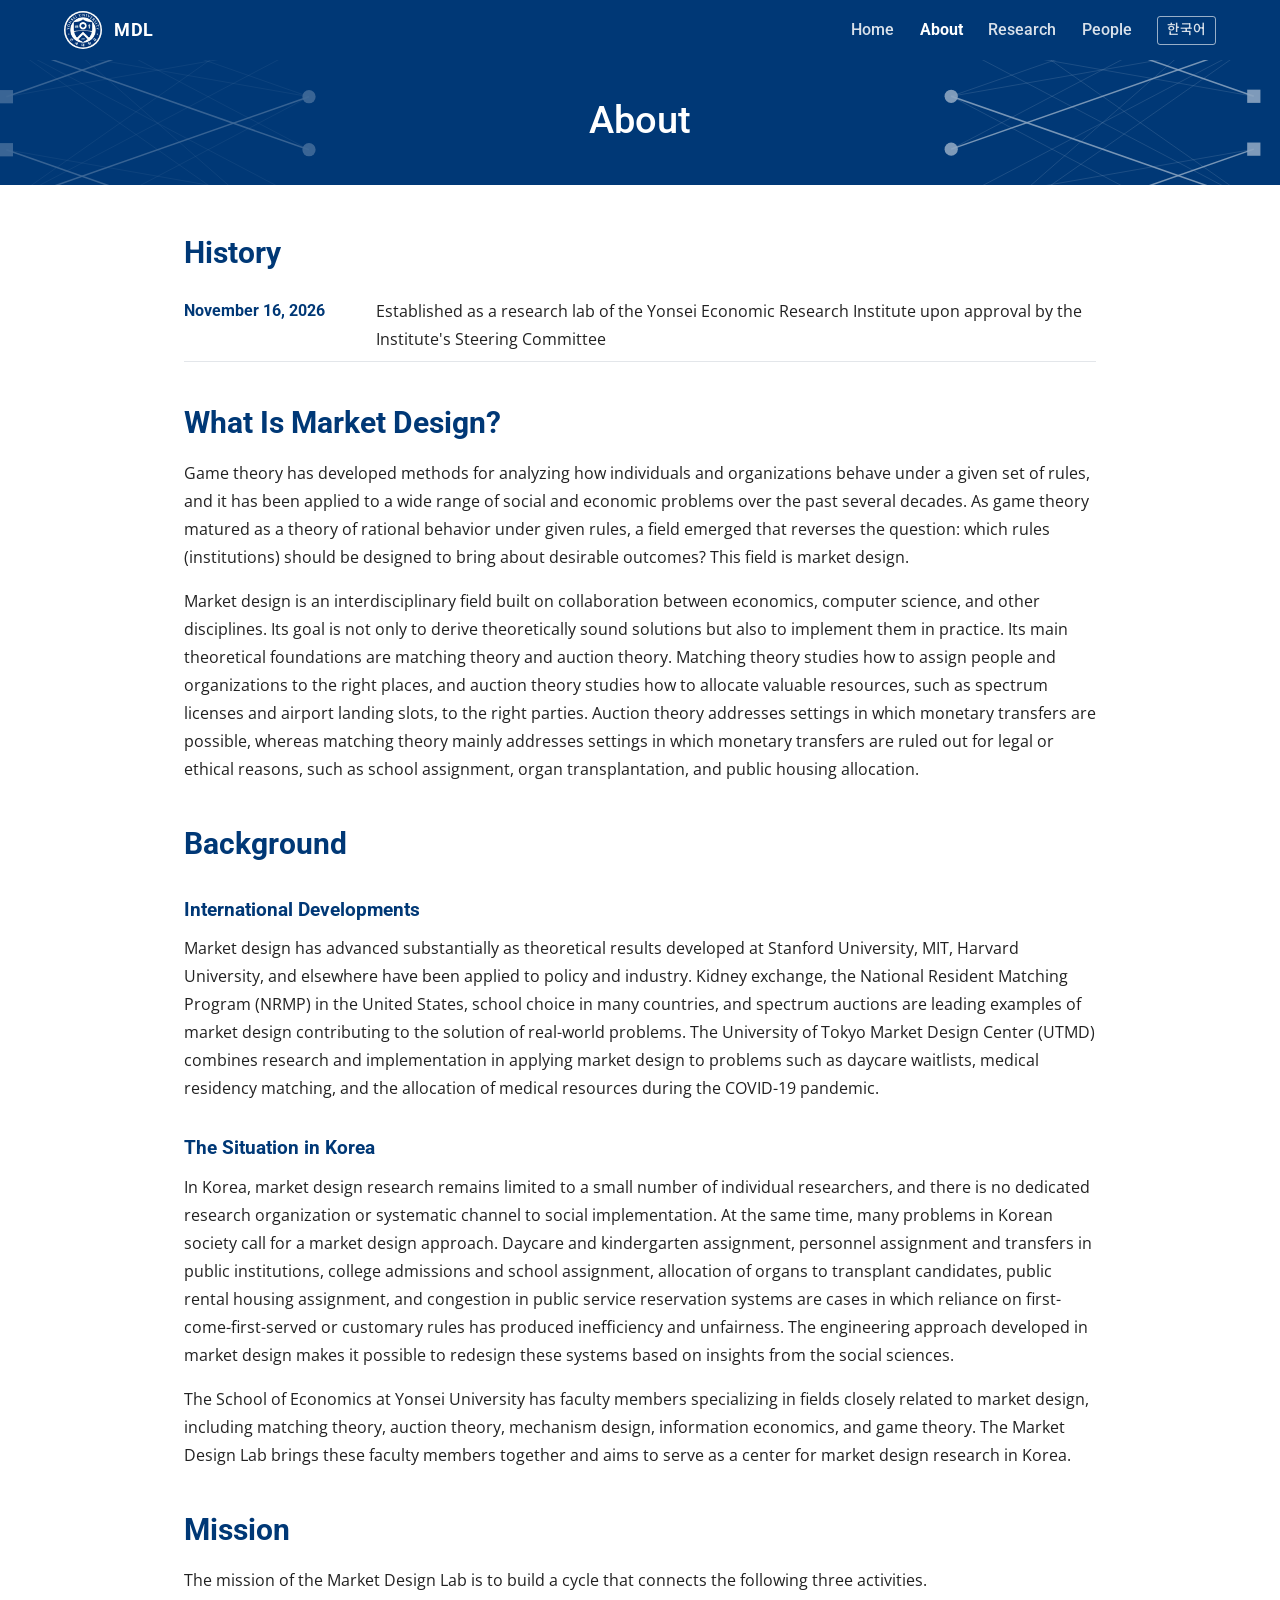
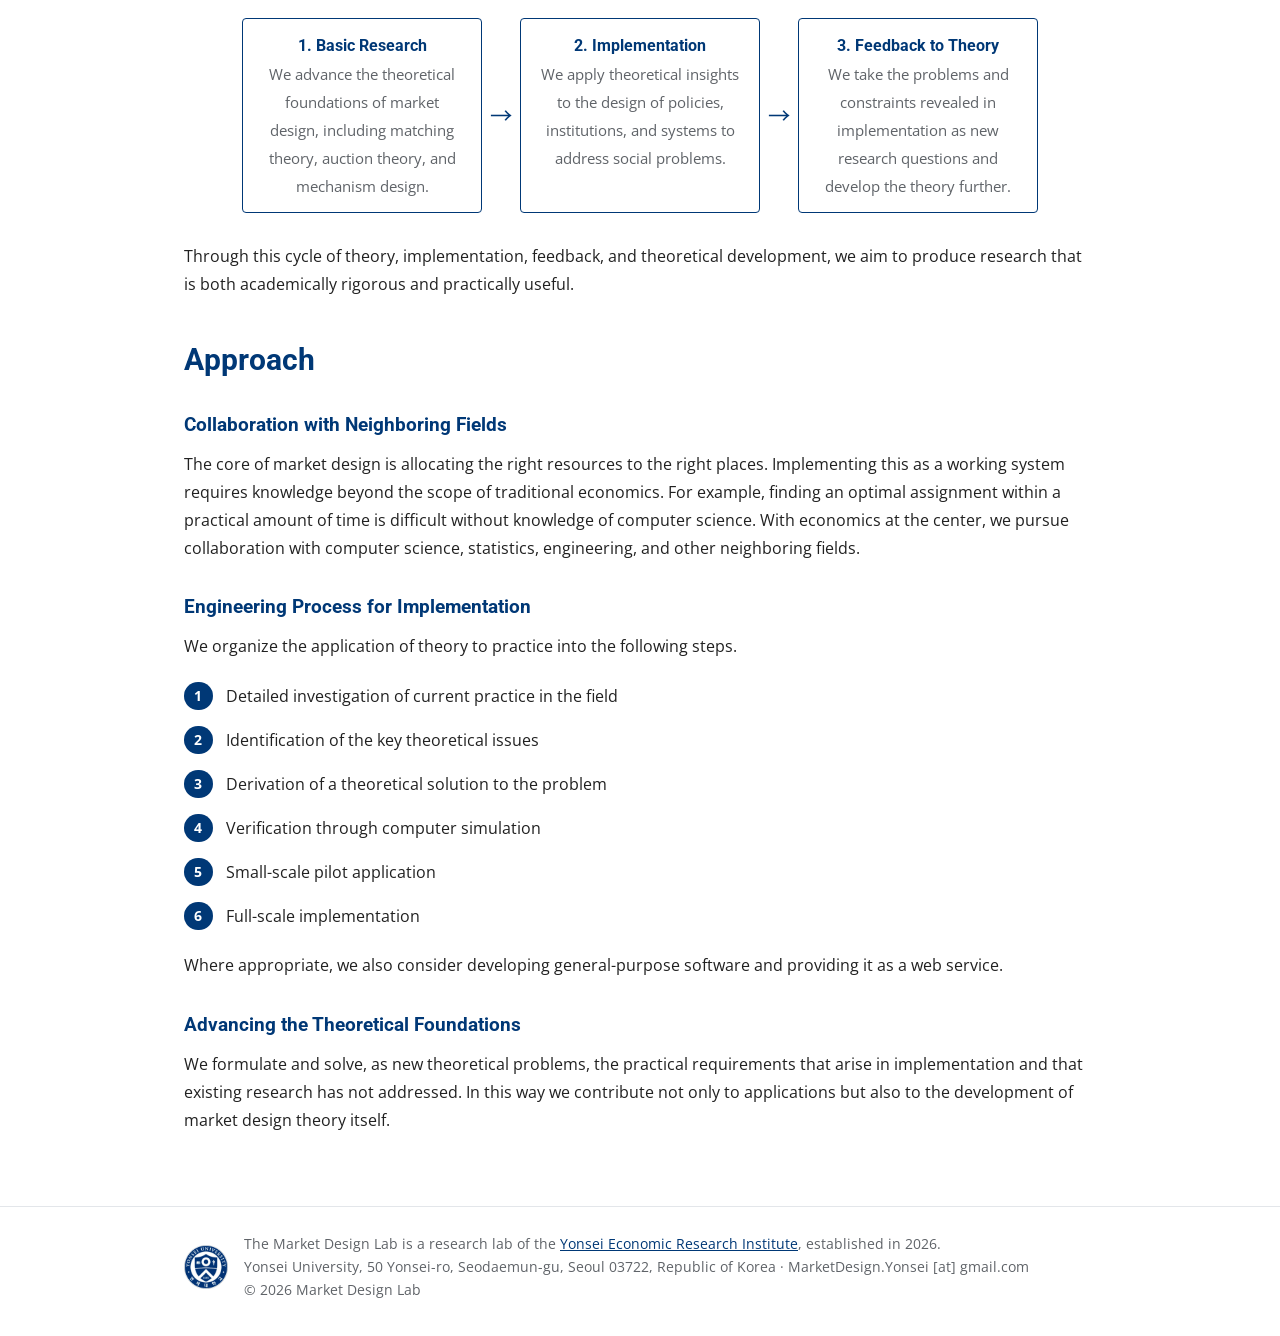
<file: en/about.html>
<!DOCTYPE html>
<html lang="en">
<head>
<meta charset="utf-8">
<meta name="viewport" content="width=device-width, initial-scale=1">
<title>About | Market Design Lab, Yonsei University</title>
<meta name="description" content="Background, mission, and approach of the Market Design Lab.">
<link rel="alternate" hreflang="ko" href="https://marketdesignyonsei.github.io/about.html">
<link rel="alternate" hreflang="en" href="https://marketdesignyonsei.github.io/en/about.html">
<link rel="icon" type="image/png" href="../assets/img/yonsei-emblem-sm.png">
<link rel="preconnect" href="https://fonts.googleapis.com">
<link rel="preconnect" href="https://fonts.gstatic.com" crossorigin>
<link rel="stylesheet" href="https://fonts.googleapis.com/css2?family=Open+Sans:wght@400;600;700&family=Roboto:wght@400;500;700&family=Noto+Sans+KR:wght@400;500;700&display=swap">
<link rel="stylesheet" href="../assets/style.css">
</head>
<body>
<a class="skip" href="#main">Skip to main content</a>
<header class="topbar">
  <div class="inner">
    <a class="brand" href="index.html"><img src="../assets/img/yonsei-emblem-sm.png" alt="">MDL</a>
    <button class="menu-toggle" aria-label="Menu" aria-expanded="false" onclick="var n=document.getElementById('nav');n.classList.toggle('open');this.setAttribute('aria-expanded',n.classList.contains('open'))">&#9776;</button>
    <nav class="nav" id="nav">
      <a href="index.html">Home</a>
      <a href="about.html" aria-current="page">About</a>
      <a href="research.html">Research</a>
      <a href="people.html">People</a>
      <a class="lang" href="../about.html" lang="ko">한국어</a>
    </nav>
  </div>
</header>
<section class="hero small">
  <img class="net" src="../assets/img/network.svg" alt="">
  <img class="net left" src="../assets/img/network.svg" alt="">
  <h1>About</h1>
</section>
<main id="main">
<h2>History</h2>
<ul class="history">
  <li><span class="date">November 16, 2026</span> Established as a research lab of the Yonsei Economic Research Institute upon approval by the Institute's Steering Committee</li>
</ul>

<h2>What Is Market Design?</h2>
<p>Game theory has developed methods for analyzing how individuals and organizations behave under a given set of rules, and it has been applied to a wide range of social and economic problems over the past several decades. As game theory matured as a theory of rational behavior under given rules, a field emerged that reverses the question: which rules (institutions) should be designed to bring about desirable outcomes? This field is market design.</p>
<p>Market design is an interdisciplinary field built on collaboration between economics, computer science, and other disciplines. Its goal is not only to derive theoretically sound solutions but also to implement them in practice. Its main theoretical foundations are matching theory and auction theory. Matching theory studies how to assign people and organizations to the right places, and auction theory studies how to allocate valuable resources, such as spectrum licenses and airport landing slots, to the right parties. Auction theory addresses settings in which monetary transfers are possible, whereas matching theory mainly addresses settings in which monetary transfers are ruled out for legal or ethical reasons, such as school assignment, organ transplantation, and public housing allocation.</p>

<h2>Background</h2>
<h3>International Developments</h3>
<p>Market design has advanced substantially as theoretical results developed at Stanford University, MIT, Harvard University, and elsewhere have been applied to policy and industry. Kidney exchange, the National Resident Matching Program (NRMP) in the United States, school choice in many countries, and spectrum auctions are leading examples of market design contributing to the solution of real-world problems. The University of Tokyo Market Design Center (UTMD) combines research and implementation in applying market design to problems such as daycare waitlists, medical residency matching, and the allocation of medical resources during the COVID-19 pandemic.</p>
<h3>The Situation in Korea</h3>
<p>In Korea, market design research remains limited to a small number of individual researchers, and there is no dedicated research organization or systematic channel to social implementation. At the same time, many problems in Korean society call for a market design approach. Daycare and kindergarten assignment, personnel assignment and transfers in public institutions, college admissions and school assignment, allocation of organs to transplant candidates, public rental housing assignment, and congestion in public service reservation systems are cases in which reliance on first-come-first-served or customary rules has produced inefficiency and unfairness. The engineering approach developed in market design makes it possible to redesign these systems based on insights from the social sciences.</p>
<p>The School of Economics at Yonsei University has faculty members specializing in fields closely related to market design, including matching theory, auction theory, mechanism design, information economics, and game theory. The Market Design Lab brings these faculty members together and aims to serve as a center for market design research in Korea.</p>

<h2>Mission</h2>
<p>The mission of the Market Design Lab is to build a cycle that connects the following three activities.</p>
<div class="cycle" role="list">
  <div class="step" role="listitem"><b>1. Basic Research</b><span>We advance the theoretical foundations of market design, including matching theory, auction theory, and mechanism design.</span></div>
  <div class="arrow" aria-hidden="true">→</div>
  <div class="step" role="listitem"><b>2. Implementation</b><span>We apply theoretical insights to the design of policies, institutions, and systems to address social problems.</span></div>
  <div class="arrow" aria-hidden="true">→</div>
  <div class="step" role="listitem"><b>3. Feedback to Theory</b><span>We take the problems and constraints revealed in implementation as new research questions and develop the theory further.</span></div>
</div>
<p>Through this cycle of theory, implementation, feedback, and theoretical development, we aim to produce research that is both academically rigorous and practically useful.</p>

<h2>Approach</h2>
<h3>Collaboration with Neighboring Fields</h3>
<p>The core of market design is allocating the right resources to the right places. Implementing this as a working system requires knowledge beyond the scope of traditional economics. For example, finding an optimal assignment within a practical amount of time is difficult without knowledge of computer science. With economics at the center, we pursue collaboration with computer science, statistics, engineering, and other neighboring fields.</p>
<h3>Engineering Process for Implementation</h3>
<p>We organize the application of theory to practice into the following steps.</p>
<ol class="process">
  <li>Detailed investigation of current practice in the field</li>
  <li>Identification of the key theoretical issues</li>
  <li>Derivation of a theoretical solution to the problem</li>
  <li>Verification through computer simulation</li>
  <li>Small-scale pilot application</li>
  <li>Full-scale implementation</li>
</ol>
<p>Where appropriate, we also consider developing general-purpose software and providing it as a web service.</p>
<h3>Advancing the Theoretical Foundations</h3>
<p>We formulate and solve, as new theoretical problems, the practical requirements that arise in implementation and that existing research has not addressed. In this way we contribute not only to applications but also to the development of market design theory itself.</p>

</main>
<footer>
  <div class="inner">
    <img src="../assets/img/yonsei-emblem-sm.png" alt="">
    <p>The Market Design Lab is a research lab of the <a href="http://yeri.yonsei.ac.kr/">Yonsei Economic Research Institute</a>, established in 2026.<br>Yonsei University, 50 Yonsei-ro, Seodaemun-gu, Seoul 03722, Republic of Korea · MarketDesign.Yonsei [at] gmail.com<br>© 2026 Market Design Lab</p>
  </div>
</footer>
</body>
</html>
</file>
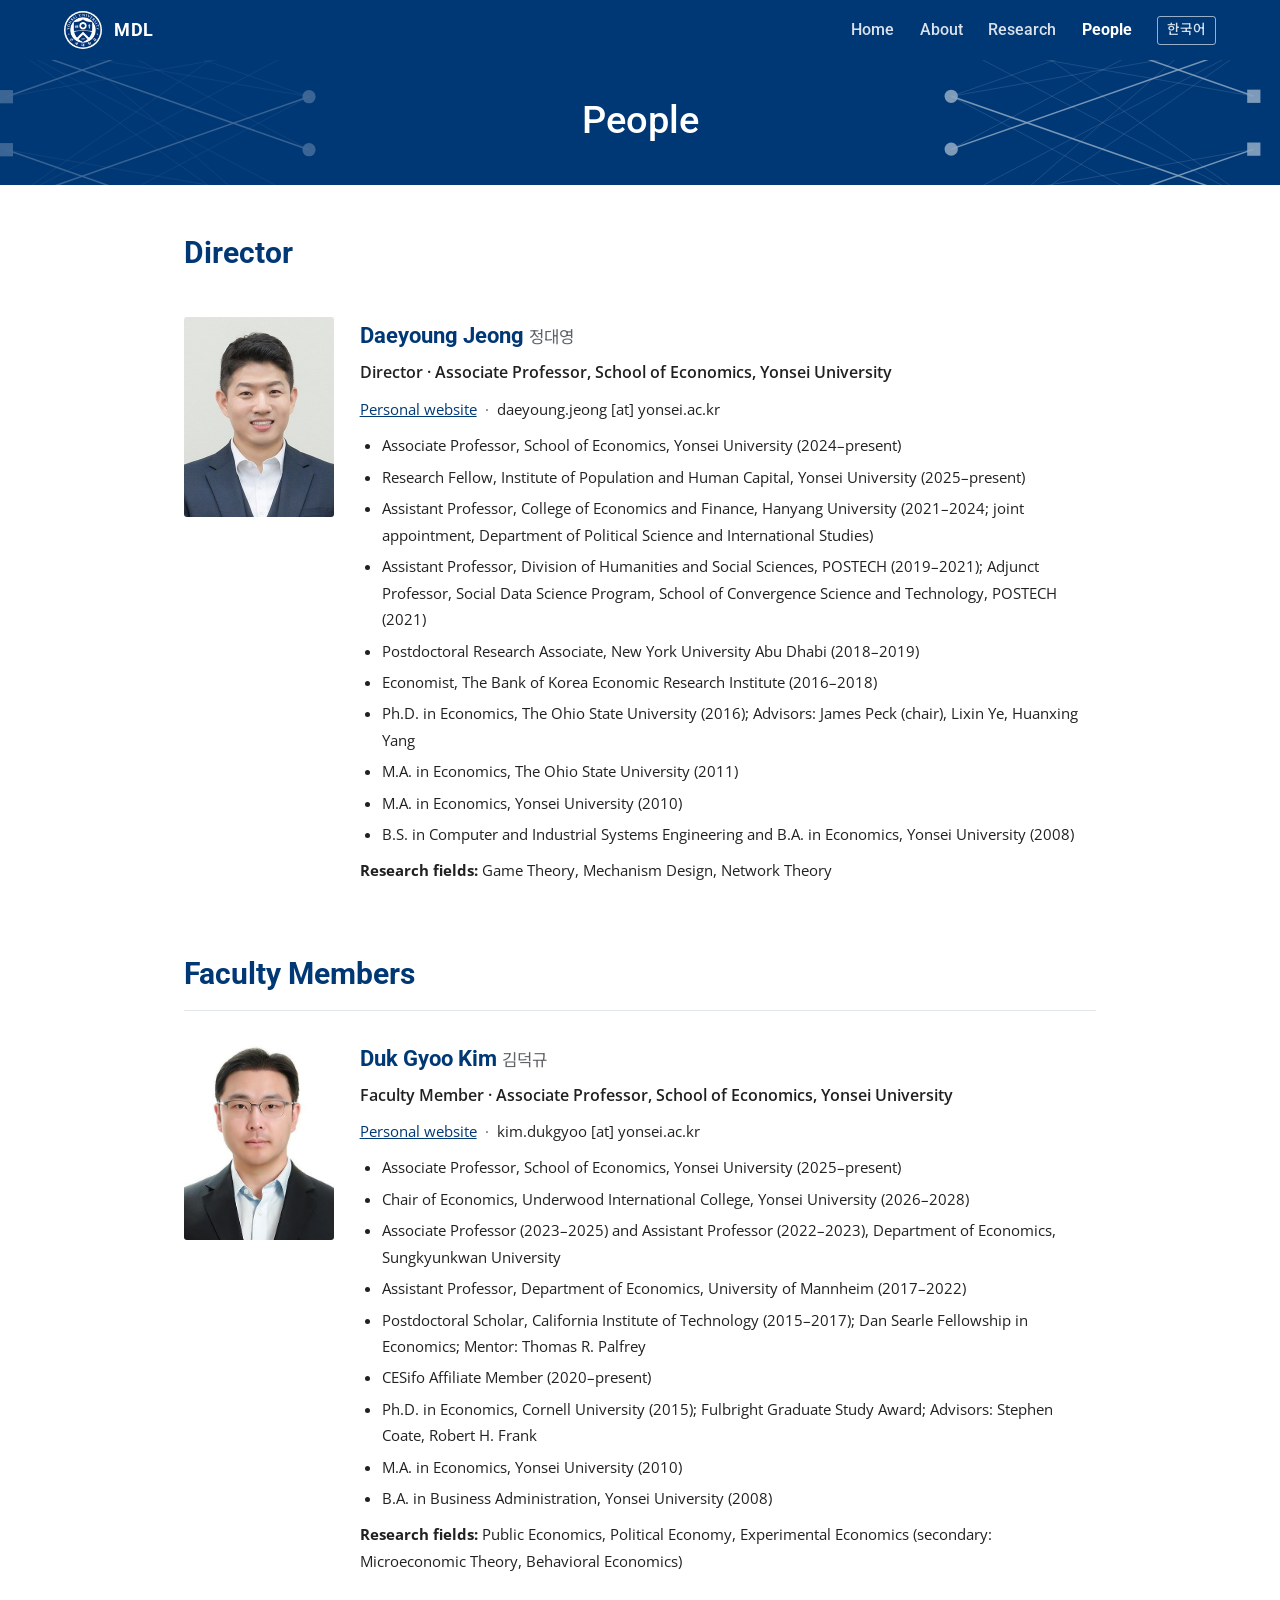
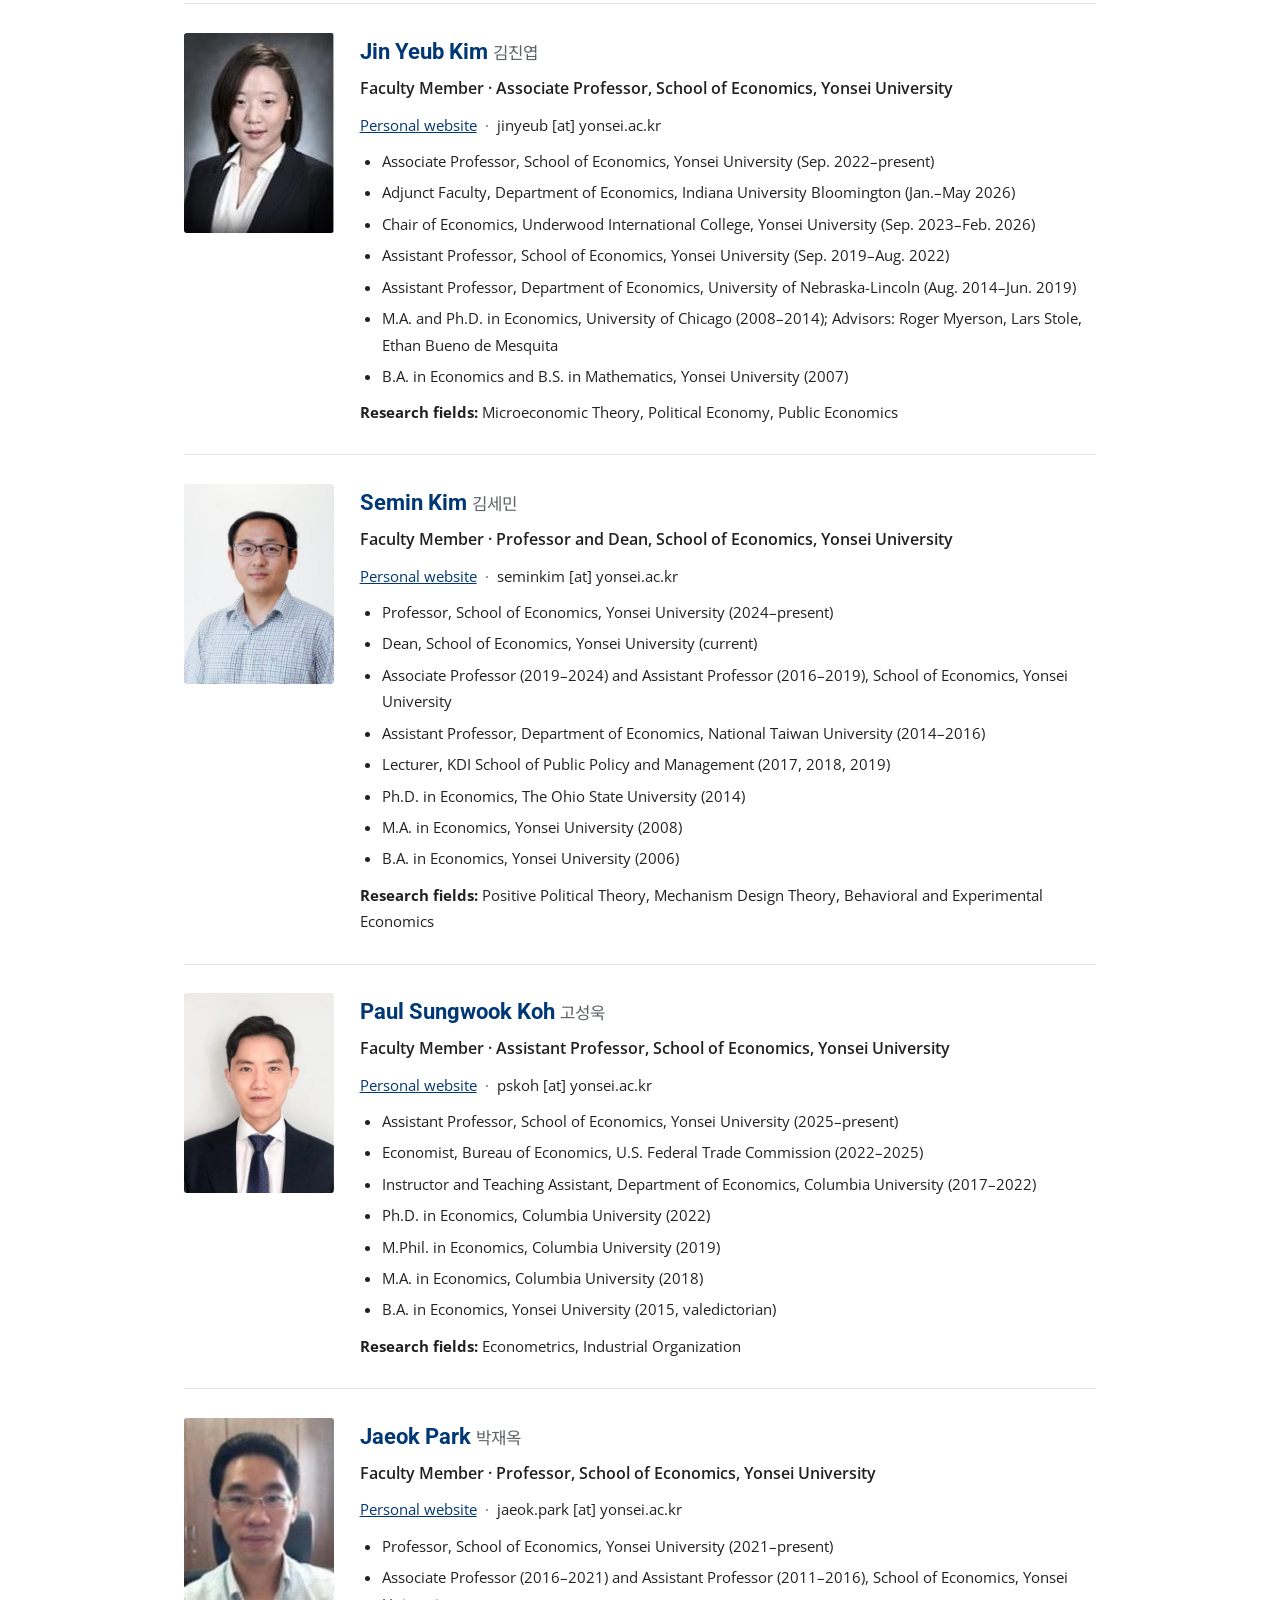
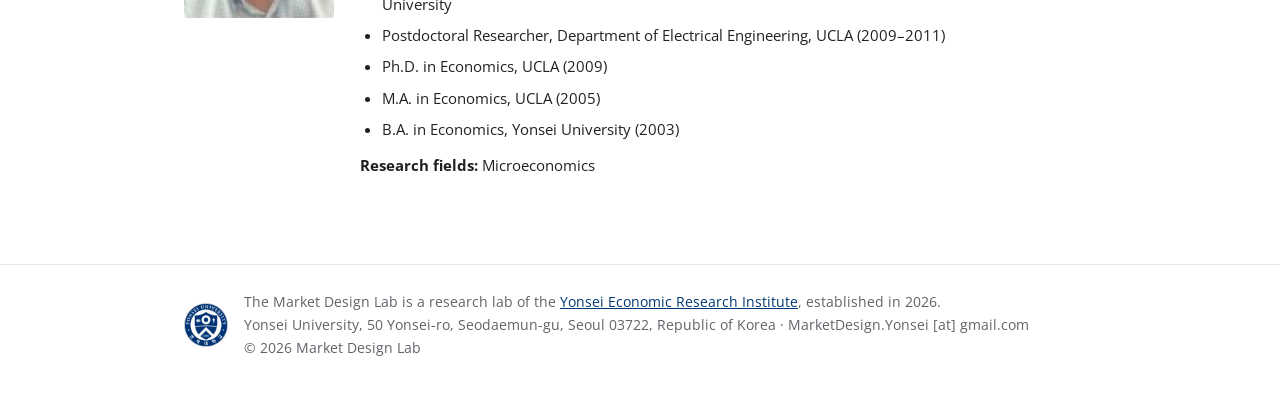
<file: en/people.html>
<!DOCTYPE html>
<html lang="en">
<head>
<meta charset="utf-8">
<meta name="viewport" content="width=device-width, initial-scale=1">
<title>People | Market Design Lab, Yonsei University</title>
<meta name="description" content="Members of the Market Design Lab.">
<link rel="alternate" hreflang="ko" href="https://marketdesignyonsei.github.io/people.html">
<link rel="alternate" hreflang="en" href="https://marketdesignyonsei.github.io/en/people.html">
<link rel="icon" type="image/png" href="../assets/img/yonsei-emblem-sm.png">
<link rel="preconnect" href="https://fonts.googleapis.com">
<link rel="preconnect" href="https://fonts.gstatic.com" crossorigin>
<link rel="stylesheet" href="https://fonts.googleapis.com/css2?family=Open+Sans:wght@400;600;700&family=Roboto:wght@400;500;700&family=Noto+Sans+KR:wght@400;500;700&display=swap">
<link rel="stylesheet" href="../assets/style.css">
</head>
<body>
<a class="skip" href="#main">Skip to main content</a>
<header class="topbar">
  <div class="inner">
    <a class="brand" href="index.html"><img src="../assets/img/yonsei-emblem-sm.png" alt="">MDL</a>
    <button class="menu-toggle" aria-label="Menu" aria-expanded="false" onclick="var n=document.getElementById('nav');n.classList.toggle('open');this.setAttribute('aria-expanded',n.classList.contains('open'))">&#9776;</button>
    <nav class="nav" id="nav">
      <a href="index.html">Home</a>
      <a href="about.html">About</a>
      <a href="research.html">Research</a>
      <a href="people.html" aria-current="page">People</a>
      <a class="lang" href="../people.html" lang="ko">한국어</a>
    </nav>
  </div>
</header>
<section class="hero small">
  <img class="net" src="../assets/img/network.svg" alt="">
  <img class="net left" src="../assets/img/network.svg" alt="">
  <h1>People</h1>
</section>
<main id="main">
<h2>Director</h2>
  <article class="person" id="jeong">
    <img class="ph" src="../assets/img/jeong-daeyoung.jpg" alt="Daeyoung Jeong">
    <div>
      <h3>Daeyoung Jeong<span class="en">정대영</span></h3>
      <p class="role">Director · Associate Professor, School of Economics, Yonsei University</p>
      <p class="links"><span><a href="https://jeongdaeyoung.github.io">Personal website</a></span><span>daeyoung.jeong [at] yonsei.ac.kr</span></p>
      <ul>
        <li>Associate Professor, School of Economics, Yonsei University (2024–present)</li>
        <li>Research Fellow, Institute of Population and Human Capital, Yonsei University (2025–present)</li>
        <li>Assistant Professor, College of Economics and Finance, Hanyang University (2021–2024; joint appointment, Department of Political Science and International Studies)</li>
        <li>Assistant Professor, Division of Humanities and Social Sciences, POSTECH (2019–2021); Adjunct Professor, Social Data Science Program, School of Convergence Science and Technology, POSTECH (2021)</li>
        <li>Postdoctoral Research Associate, New York University Abu Dhabi (2018–2019)</li>
        <li>Economist, The Bank of Korea Economic Research Institute (2016–2018)</li>
        <li>Ph.D. in Economics, The Ohio State University (2016); Advisors: James Peck (chair), Lixin Ye, Huanxing Yang</li>
        <li>M.A. in Economics, The Ohio State University (2011)</li>
        <li>M.A. in Economics, Yonsei University (2010)</li>
        <li>B.S. in Computer and Industrial Systems Engineering and B.A. in Economics, Yonsei University (2008)</li>
      </ul>
      <p class="fields"><b>Research fields:</b> Game Theory, Mechanism Design, Network Theory</p>
    </div>
  </article>
<h2>Faculty Members</h2>
  <article class="person" id="dukgyoo">
    <img class="ph" src="../assets/img/kim-dukgyoo.jpg" alt="Duk Gyoo Kim">
    <div>
      <h3>Duk Gyoo Kim<span class="en">김덕규</span></h3>
      <p class="role">Faculty Member · Associate Professor, School of Economics, Yonsei University</p>
      <p class="links"><span><a href="https://kimdukgyoo.github.io/">Personal website</a></span><span>kim.dukgyoo [at] yonsei.ac.kr</span></p>
      <ul>
        <li>Associate Professor, School of Economics, Yonsei University (2025–present)</li>
        <li>Chair of Economics, Underwood International College, Yonsei University (2026–2028)</li>
        <li>Associate Professor (2023–2025) and Assistant Professor (2022–2023), Department of Economics, Sungkyunkwan University</li>
        <li>Assistant Professor, Department of Economics, University of Mannheim (2017–2022)</li>
        <li>Postdoctoral Scholar, California Institute of Technology (2015–2017); Dan Searle Fellowship in Economics; Mentor: Thomas R. Palfrey</li>
        <li>CESifo Affiliate Member (2020–present)</li>
        <li>Ph.D. in Economics, Cornell University (2015); Fulbright Graduate Study Award; Advisors: Stephen Coate, Robert H. Frank</li>
        <li>M.A. in Economics, Yonsei University (2010)</li>
        <li>B.A. in Business Administration, Yonsei University (2008)</li>
      </ul>
      <p class="fields"><b>Research fields:</b> Public Economics, Political Economy, Experimental Economics (secondary: Microeconomic Theory, Behavioral Economics)</p>
    </div>
  </article>
  <article class="person" id="jinyeub">
    <img class="ph" src="../assets/img/kim-jinyeub.jpg" alt="Jin Yeub Kim">
    <div>
      <h3>Jin Yeub Kim<span class="en">김진엽</span></h3>
      <p class="role">Faculty Member · Associate Professor, School of Economics, Yonsei University</p>
      <p class="links"><span><a href="https://sites.google.com/site/jinyeubkim">Personal website</a></span><span>jinyeub [at] yonsei.ac.kr</span></p>
      <ul>
        <li>Associate Professor, School of Economics, Yonsei University (Sep. 2022–present)</li>
        <li>Adjunct Faculty, Department of Economics, Indiana University Bloomington (Jan.–May 2026)</li>
        <li>Chair of Economics, Underwood International College, Yonsei University (Sep. 2023–Feb. 2026)</li>
        <li>Assistant Professor, School of Economics, Yonsei University (Sep. 2019–Aug. 2022)</li>
        <li>Assistant Professor, Department of Economics, University of Nebraska-Lincoln (Aug. 2014–Jun. 2019)</li>
        <li>M.A. and Ph.D. in Economics, University of Chicago (2008–2014); Advisors: Roger Myerson, Lars Stole, Ethan Bueno de Mesquita</li>
        <li>B.A. in Economics and B.S. in Mathematics, Yonsei University (2007)</li>
      </ul>
      <p class="fields"><b>Research fields:</b> Microeconomic Theory, Political Economy, Public Economics</p>
    </div>
  </article>
  <article class="person" id="semin">
    <img class="ph" src="../assets/img/kim-semin.jpg" alt="Semin Kim">
    <div>
      <h3>Semin Kim<span class="en">김세민</span></h3>
      <p class="role">Faculty Member · Professor and Dean, School of Economics, Yonsei University</p>
      <p class="links"><span><a href="https://sites.google.com/site/econsemin/">Personal website</a></span><span>seminkim [at] yonsei.ac.kr</span></p>
      <ul>
        <li>Professor, School of Economics, Yonsei University (2024–present)</li>
        <li>Dean, School of Economics, Yonsei University (current)</li>
        <li>Associate Professor (2019–2024) and Assistant Professor (2016–2019), School of Economics, Yonsei University</li>
        <li>Assistant Professor, Department of Economics, National Taiwan University (2014–2016)</li>
        <li>Lecturer, KDI School of Public Policy and Management (2017, 2018, 2019)</li>
        <li>Ph.D. in Economics, The Ohio State University (2014)</li>
        <li>M.A. in Economics, Yonsei University (2008)</li>
        <li>B.A. in Economics, Yonsei University (2006)</li>
      </ul>
      <p class="fields"><b>Research fields:</b> Positive Political Theory, Mechanism Design Theory, Behavioral and Experimental Economics</p>
    </div>
  </article>
  <article class="person" id="koh">
    <img class="ph" src="../assets/img/koh-paul.jpg" alt="Paul Sungwook Koh">
    <div>
      <h3>Paul Sungwook Koh<span class="en">고성욱</span></h3>
      <p class="role">Faculty Member · Assistant Professor, School of Economics, Yonsei University</p>
      <p class="links"><span><a href="https://www.pskoh.com">Personal website</a></span><span>pskoh [at] yonsei.ac.kr</span></p>
      <ul>
        <li>Assistant Professor, School of Economics, Yonsei University (2025–present)</li>
        <li>Economist, Bureau of Economics, U.S. Federal Trade Commission (2022–2025)</li>
        <li>Instructor and Teaching Assistant, Department of Economics, Columbia University (2017–2022)</li>
        <li>Ph.D. in Economics, Columbia University (2022)</li>
        <li>M.Phil. in Economics, Columbia University (2019)</li>
        <li>M.A. in Economics, Columbia University (2018)</li>
        <li>B.A. in Economics, Yonsei University (2015, valedictorian)</li>
      </ul>
      <p class="fields"><b>Research fields:</b> Econometrics, Industrial Organization</p>
    </div>
  </article>
  <article class="person" id="park">
    <img class="ph" src="../assets/img/park-jaeok.jpg" alt="Jaeok Park">
    <div>
      <h3>Jaeok Park<span class="en">박재옥</span></h3>
      <p class="role">Faculty Member · Professor, School of Economics, Yonsei University</p>
      <p class="links"><span><a href="https://sites.google.com/site/jaeokparkhome/">Personal website</a></span><span>jaeok.park [at] yonsei.ac.kr</span></p>
      <ul>
        <li>Professor, School of Economics, Yonsei University (2021–present)</li>
        <li>Associate Professor (2016–2021) and Assistant Professor (2011–2016), School of Economics, Yonsei University</li>
        <li>Postdoctoral Researcher, Department of Electrical Engineering, UCLA (2009–2011)</li>
        <li>Ph.D. in Economics, UCLA (2009)</li>
        <li>M.A. in Economics, UCLA (2005)</li>
        <li>B.A. in Economics, Yonsei University (2003)</li>
      </ul>
      <p class="fields"><b>Research fields:</b> Microeconomics</p>
    </div>
  </article>

</main>
<footer>
  <div class="inner">
    <img src="../assets/img/yonsei-emblem-sm.png" alt="">
    <p>The Market Design Lab is a research lab of the <a href="http://yeri.yonsei.ac.kr/">Yonsei Economic Research Institute</a>, established in 2026.<br>Yonsei University, 50 Yonsei-ro, Seodaemun-gu, Seoul 03722, Republic of Korea · MarketDesign.Yonsei [at] gmail.com<br>© 2026 Market Design Lab</p>
  </div>
</footer>
</body>
</html>
</file>
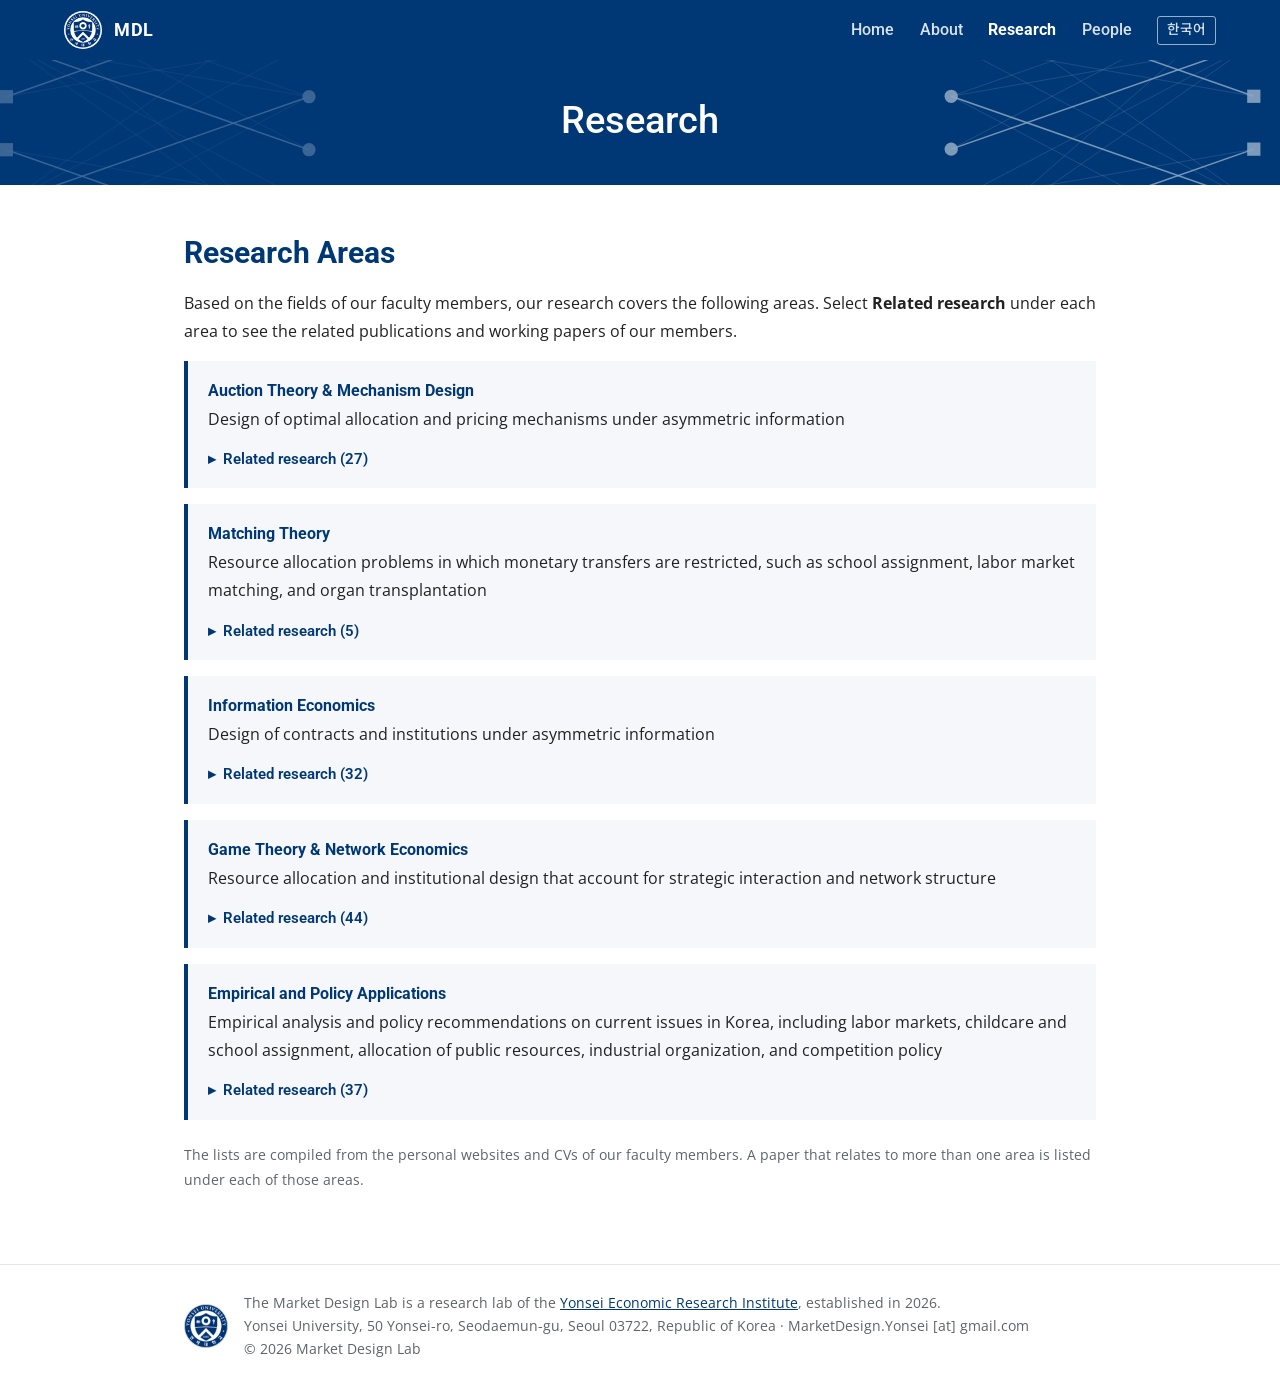
<file: en/research.html>
<!DOCTYPE html>
<html lang="en">
<head>
<meta charset="utf-8">
<meta name="viewport" content="width=device-width, initial-scale=1">
<title>Research | Market Design Lab, Yonsei University</title>
<meta name="description" content="Research areas of the Market Design Lab.">
<link rel="alternate" hreflang="ko" href="https://marketdesignyonsei.github.io/research.html">
<link rel="alternate" hreflang="en" href="https://marketdesignyonsei.github.io/en/research.html">
<link rel="icon" type="image/png" href="../assets/img/yonsei-emblem-sm.png">
<link rel="preconnect" href="https://fonts.googleapis.com">
<link rel="preconnect" href="https://fonts.gstatic.com" crossorigin>
<link rel="stylesheet" href="https://fonts.googleapis.com/css2?family=Open+Sans:wght@400;600;700&family=Roboto:wght@400;500;700&family=Noto+Sans+KR:wght@400;500;700&display=swap">
<link rel="stylesheet" href="../assets/style.css">
</head>
<body>
<a class="skip" href="#main">Skip to main content</a>
<header class="topbar">
  <div class="inner">
    <a class="brand" href="index.html"><img src="../assets/img/yonsei-emblem-sm.png" alt="">MDL</a>
    <button class="menu-toggle" aria-label="Menu" aria-expanded="false" onclick="var n=document.getElementById('nav');n.classList.toggle('open');this.setAttribute('aria-expanded',n.classList.contains('open'))">&#9776;</button>
    <nav class="nav" id="nav">
      <a href="index.html">Home</a>
      <a href="about.html">About</a>
      <a href="research.html" aria-current="page">Research</a>
      <a href="people.html">People</a>
      <a class="lang" href="../research.html" lang="ko">한국어</a>
    </nav>
  </div>
</header>
<section class="hero small">
  <img class="net" src="../assets/img/network.svg" alt="">
  <img class="net left" src="../assets/img/network.svg" alt="">
  <h1>Research</h1>
</section>
<main id="main">
<h2>Research Areas</h2>
<p>Based on the fields of our faculty members, our research covers the following areas. Select <b>Related research</b> under each area to see the related publications and working papers of our members.</p>
<ul class="areas">
  <li id="area-A"><strong>Auction Theory &amp; Mechanism Design</strong>Design of optimal allocation and pricing mechanisms under asymmetric information
    <details class="rel">
      <summary>Related research (27)</summary>
      <ol class="publist">
        <li><b>Duk Gyoo Kim</b>. <a href="https://kimdukgyoo.github.io/PDFfiles/CitizenLottery.pdf">Good-Citizen Lottery</a>. <i>Journal of Institutional and Theoretical Economics</i>. <span class="tag acc">Accepted</span></li>
        <li><b>Duk Gyoo Kim</b> (2026). <a href="https://es.re.kr/jetem/view.php?year=&amp;month=&amp;vol=&amp;no=&amp;article_idx=499">Grant Lottery: Why Funding Agencies May Rationally Introduce Randomness</a>. <i>Journal of Economic Theory and Econometrics</i>, 37(2), 89–108. </li>
        <li><b>Jaeok Park</b> (with Jinhyuk Lee, Chulyoung Kim, Sang-Hyun Kim) (2025). <a href="https://www.mohrsiebeck.com/en/article/an-experimental-study-of-auctions-with-externalities-101628jite-2025-0027/">An Experimental Study of Auctions with Externalities</a>. <i>Journal of Institutional and Theoretical Economics</i>, 181(4), 656–696. </li>
        <li><b>Jin Yeub Kim</b> (with Jongjae Lee) (2025). <a href="https://doi.org/10.1016/j.jet.2025.106069">Biased Mediation: Selection and Effectiveness</a>. <i>Journal of Economic Theory</i>, 229, 106069. </li>
        <li><b>Daeyoung Jeong</b>, <b>Semin Kim</b> (2024). <a href="https://doi.org/10.1111/jpet.12707">On the (Robust) Ex-post Stability of Constitutions</a>. <i>Journal of Public Economic Theory</i>, 26(4), e12707. </li>
        <li><b>Jaeok Park</b> (with Jeongwoo Lee) (2024). <a href="https://rdcu.be/dmIX9">Signaling through Entry in Auctions with Sequential and Costly Participation</a>. <i>Economic Theory</i>, 77(4), 1085–1126. </li>
        <li><b>Duk Gyoo Kim</b> (2023). <a href="https://doi.org/10.1111/sjoe.12528">Penalty Lottery</a>. <i>Scandinavian Journal of Economics</i>, 125(4), 997–1026. </li>
        <li><b>Daeyoung Jeong</b>, <b>Semin Kim</b> (2023). <a href="https://www.sciencedirect.com/science/article/abs/pii/S0899825623001501">Stable Constitutions</a>. <i>Games and Economic Behavior</i>, 142, 794–811. </li>
        <li><b>Semin Kim</b> (with Miho Hong) (2023). <a href="https://link.springer.com/article/10.1007/s00355-023-01457-3">Unanimity and Local Incentive Compatibility in Sparsely Connected Domains</a>. <i>Social Choice and Welfare</i>, 61, 385–411. </li>
        <li><b>Jin Yeub Kim</b> (2022). <a href="https://doi.org/10.1080/1226508X.2021.2006739">A Unique and Robust Social Contract: An Application to Negotiations with Probabilistic Conflicts</a>. <i>Global Economic Review</i>, 51(1), 61–74. </li>
        <li><b>Duk Gyoo Kim</b> (with Jinhyuk Lee, Euncheol Shin) (2022). <a href="https://doi.org/10.1080/1226508X.2022.2040379">Collective Proofreading and the Optimal Voting Rule</a>. <i>Global Economic Review</i>, 51(1), 1–17. </li>
        <li><b>Duk Gyoo Kim</b> (with Sang-Hyun Kim) (2022). <a href="http://dx.doi.org/10.1111/caje.12574">Multilateral Bargaining with Proposer Selection Contest</a>. <i>Canadian Journal of Economics</i>, 55(1), 38–73. </li>
        <li><b>Jin Yeub Kim</b> (2022). <a href="https://doi.org/10.1371/journal.pone.0266278">Neutral Public Good Mechanisms</a>. <i>PLoS ONE</i>, 17(4), e0266278. </li>
        <li><b>Duk Gyoo Kim</b> (2021). <a href="https://doi.org/10.1016/j.econlet.2021.110059">Vaccination Lottery</a>. <i>Economics Letters</i>, 208, 110059. </li>
        <li><b>Semin Kim</b> (with Uzjune Kim) (2019). Discussion on Pareto Efficiency and Self-Stability of Weighted Majority Rules. <i>The Korean Journal of Economics</i>, 26(2), 155–170. </li>
        <li><b>Jin Yeub Kim</b> (2019). <a href="https://doi.org/10.1257/pandp.20191100">Neutral Bargaining in Financial Over-The-Counter Markets</a>. <i>AEA Papers and Proceedings</i>, 109, 539–544. </li>
        <li><b>Semin Kim</b> (2017). <a href="https://doi.org/10.1016/j.geb.2017.04.012">Ordinal versus Cardinal Voting Rules: A Mechanism Design Approach</a>. <i>Games and Economic Behavior</i>, 104, 350–371. </li>
        <li><b>Semin Kim</b> (with Yaron Azrieli) (2016). <a href="http://www.sciencedirect.com/science/article/pii/S0899825616301257">On the Self-(In)Stability of Weighted Majority Rules</a>. <i>Games and Economic Behavior</i>, 100, 376–389. </li>
        <li><b>Jaeok Park</b> (with Jinhyuk Lee) (2016). <a href="http://link.springer.com/article/10.1007/s00199-015-0915-6">Second-Price Auctions with Sequential and Costly Participation</a>. <i>Economic Theory</i>, 62(3), 567–586. </li>
        <li><b>Semin Kim</b> (with Yaron Azrieli) (2014). <a href="https://onlinelibrary.wiley.com/doi/full/10.1111/iere.12083">Pareto Efficiency and Weighted Majority Rules</a>. <i>International Economic Review</i>, 55, 1067–1088. </li>
        <li><b>Jaeok Park</b> (with Yu Zhang, Mihaela van der Schaar) (2014). Rating Protocols in Online Communities. <i>ACM Transactions on Economics and Computation</i>, 2(1), Article 4. </li>
        <li><b>Jaeok Park</b> (with Yuanzhang Xiao, Mihaela van der Schaar) (2012). Intervention in Power Control Games with Selfish Users. <i>IEEE Journal of Selected Topics in Signal Processing</i>, 6(2), 165–179. </li>
        <li><b>Jaeok Park</b> (with Yuanzhang Xiao, Mihaela van der Schaar) (2012). Repeated Games with Intervention: Theory and Applications in Communications. <i>IEEE Transactions on Communications</i>, 60(10), 3123–3132. </li>
        <li><b>Jaeok Park</b> (with Mihaela van der Schaar) (2012). The Theory of Intervention Games for Resource Sharing in Wireless Communications. <i>IEEE Journal on Selected Areas in Communications</i>, 30(1), 165–175. </li>
        <li><b>Semin Kim</b> (with Yaron Azrieli, Ritesh Jain). <a href="https://arxiv.org/abs/2508.08055">Anonymous Voting in a Heterogeneous Society</a>. Under review. <span class="tag wp">Working Paper</span></li>
        <li><b>Semin Kim</b>. <a href="https://drive.google.com/file/d/1pGDK4gM-JGrJxrU6DEc6J9RiGKcglw3C/view?usp=drive_link">Ordinal Bayesian Incentive Compatibility at the Boundary of Genericity</a>. Under review. <span class="tag wp">Working Paper</span></li>
        <li><b>Jin Yeub Kim</b> (with Wooyoung Lim). <a href="https://drive.google.com/file/d/1l8ZaXmaxhZElvFZx9ilO9iQn1YTyC-nP/view?usp=sharing">Toward an Understanding of Optimal Mediation Choice</a>. Revision requested, Games and Economic Behavior. <span class="tag wp">Working Paper</span></li>
      </ol>
    </details>
  </li>
  <li id="area-M"><strong>Matching Theory</strong>Resource allocation problems in which monetary transfers are restricted, such as school assignment, labor market matching, and organ transplantation
    <details class="rel">
      <summary>Related research (5)</summary>
      <ol class="publist">
        <li><b>Jaeok Park</b>, <b>Jin Yeub Kim</b> (with Hyunjun Cho) (2026). <a href="https://doi.org/10.1016/j.geb.2025.12.003">Marginal Contribution and Singleton Cores in One-Sided Matching and Assignment</a>. <i>Games and Economic Behavior</i>, 156, 82–97. </li>
        <li><b>Jaeok Park</b> (with Miho Hong) (2022). <a href="https://doi.org/10.1016/j.jmateco.2021.102627">Core and Top Trading Cycles in a Market with Indivisible Goods and Externalities</a>. <i>Journal of Mathematical Economics</i>, 100, 102627. </li>
        <li><b>Jaeok Park</b> (with Jin Seok Park) (2020). Joint Recruitment of Public Institutions: Who Gains and Who Loses? (in Korean). <i>Journal of Economic Theory and Econometrics</i>, 31(1), 14–65. </li>
        <li><b>Jaeok Park</b> (2017). <a href="http://link.springer.com/article/10.1007/s00182-016-0543-9">Competitive Equilibrium and Singleton Cores in Generalized Matching Problems</a>. <i>International Journal of Game Theory</i>, 46(2), 487–509. </li>
        <li><b>Jin Yeub Kim</b> (with Byung-Cheol Kim, Hyunjun Cho). <a href="https://drive.google.com/file/d/1csoO5N7UHQZDVj0SE42bV2MhP-Ogx6fX/view?usp=sharing">Partner Selection When Productivity Predicts Weaker Collaborative Fit</a>. <span class="tag wp">Working Paper</span></li>
      </ol>
    </details>
  </li>
  <li id="area-I"><strong>Information Economics</strong>Design of contracts and institutions under asymmetric information
    <details class="rel">
      <summary>Related research (32)</summary>
      <ol class="publist">
        <li><b>Duk Gyoo Kim</b> (with Indo Hwang) (2026). <a href="https://doi.org/10.1515/bejeap-2025-0299">Demand for Home Pension and Reverse Mortgage: An Information Provision Survey Experiment</a>. <i>B.E. Journal of Economic Analysis &amp; Policy</i>, 26(2), 541–571. </li>
        <li><b>Duk Gyoo Kim</b> (2026). <a href="https://es.re.kr/jetem/view.php?year=&amp;month=&amp;vol=&amp;no=&amp;article_idx=499">Grant Lottery: Why Funding Agencies May Rationally Introduce Randomness</a>. <i>Journal of Economic Theory and Econometrics</i>, 37(2), 89–108. </li>
        <li><b>Daeyoung Jeong</b> (with Minseo Choi) (2026). <a href="https://doi.org/10.1016/j.jebo.2026.107777">How Confirmation Bias Makes Persuaders More Honest</a>. <i>Journal of Economic Behavior &amp; Organization</i>, 251, 107777. </li>
        <li><b>Duk Gyoo Kim</b> (with Dongkyu Chang, Wooyoung Lim) (2026). <a href="https://doi.org/10.1016/j.jet.2026.106190">Positive and Negative Selection in Bargaining</a>. <i>Journal of Economic Theory</i>, 235, 106190. </li>
        <li><b>Jin Yeub Kim</b> (with Jongjae Lee) (2025). <a href="https://doi.org/10.1016/j.jet.2025.106069">Biased Mediation: Selection and Effectiveness</a>. <i>Journal of Economic Theory</i>, 229, 106069. </li>
        <li><b>Daeyoung Jeong</b> (with Insoo Park) (2025). <a href="https://www.kci.go.kr/kciportal/ci/sereArticleSearch/ciSereArtiView.kci?sereArticleSearchBean.artiId=ART003284157">Fake News and Political Polarization</a>. <i>The Korean Journal of Economics</i>, 32(2), 99–128. </li>
        <li><b>Jaeok Park</b> (with Jeongwoo Lee) (2024). <a href="https://rdcu.be/dmIX9">Signaling through Entry in Auctions with Sequential and Costly Participation</a>. <i>Economic Theory</i>, 77(4), 1085–1126. </li>
        <li><b>Jin Yeub Kim</b> (with Yongjun Kim, Myungkyu Shim) (2023). <a href="https://doi.org/10.1080/1226508X.2023.2230984">Do Financial Analysts Herd?</a>. <i>Global Economic Review</i>, 52(3), 202–219. </li>
        <li><b>Paul Sungwook Koh</b> (2023). <a href="https://www.sciencedirect.com/science/article/pii/S0304407623002154">Stable Outcomes and Information in Games: An Empirical Framework</a>. <i>Journal of Econometrics</i>. </li>
        <li><b>Duk Gyoo Kim</b> (with Jinhyuk Lee, Euncheol Shin) (2022). <a href="https://doi.org/10.1080/1226508X.2022.2040379">Collective Proofreading and the Optimal Voting Rule</a>. <i>Global Economic Review</i>, 51(1), 1–17. </li>
        <li><b>Jin Yeub Kim</b> (with Myungkyu Shim) (2022). <a href="http://www.kea.ne.kr/publication/ker/article/read?page=1&amp;perPageNum=10&amp;searchType&amp;keyword&amp;sortType&amp;sortOrder&amp;id=2459">Information Inequality and the Role of Public Information</a>. <i>The Korean Economic Review</i>, 38(1), 207–230. </li>
        <li><b>Duk Gyoo Kim</b> (with Franziska Heinicke, Diogo Geraldes) (2021). <a href="https://doi.org/10.1016/j.socec.2021.101666">Big and Small Lies</a>. <i>Journal of Behavioral and Experimental Economics</i>, 91, 101666. </li>
        <li><b>Jaeok Park</b> (with Gue Sung Choi) (2021). Optimal Wage Contracts under Reference-Dependent Preferences. <i>Journal of Economic Theory and Econometrics</i>, 32(1), 54–79. </li>
        <li><b>Jaeok Park</b> (2021). University-Blind Recruitment: Screening and Bias (in Korean). <i>Journal of Korean Economic Studies</i>, 39(2), 99–128. </li>
        <li><b>Paul Sungwook Koh</b> (with Chulyoung Kim) (2020). <a href="https://doi.org/10.1111/ijet.12191">Court-appointed Experts and Accuracy in Adversarial Litigation</a>. <i>International Journal of Economic Theory</i>. </li>
        <li><b>Duk Gyoo Kim</b> (with Yeochang Yoon) (2019). <a href="https://doi.org/10.1016/j.jebo.2018.12.026">A Theory of FAQs: Public Announcements with Rational Ignorance</a>. <i>Journal of Economic Behavior &amp; Organization</i>, 158, 560–574. </li>
        <li><b>Jaeok Park</b> (with Doo Hyung Yun, Jin Seok Park) (2019). Deferring Graduation as Job Market Signaling (in Korean). <i>The Korean Journal of Economics</i>, 26(2), 245–275. </li>
        <li><b>Jin Yeub Kim</b> (with Myungkyu Shim) (2019). <a href="https://doi.org/10.1515/bejte-2017-0023">Forecast Dispersion in Finite-Player Forecasting Games</a>. <i>The B.E. Journal of Theoretical Economics</i>, 19(1). </li>
        <li><b>Daeyoung Jeong</b> (2019). <a href="https://rdcu.be/bEmI4">Job Market Signaling with Imperfect Competition Among Employers</a>. <i>International Journal of Game Theory</i>, 48(4), 1139–1167. </li>
        <li><b>Paul Sungwook Koh</b> (with Chulyoung Kim) (2019). <a href="https://doi.org/10.15057/30888">Minimum Asset and Liability Insurance Requirements on Judgment-proof Individuals When Harm is Endogenous</a>. <i>Hitotsubashi Journal of Economics</i>. </li>
        <li><b>Daeyoung Jeong</b> (2019). <a href="https://www.sciencedirect.com/science/article/pii/S0022053118306835">Using Cheap Talk to Polarize or Unify a Group of Decision Makers</a>. <i>Journal of Economic Theory</i>, 180, 50–80. </li>
        <li><b>Jin Yeub Kim</b> (2017). <a href="http://dx.doi.org/10.1016/j.geb.2017.02.013">Interim Third-Party Selection in Bargaining</a>. <i>Games and Economic Behavior</i>, 102, 645–665. </li>
        <li><b>Jin Yeub Kim</b> (with Byung-Cheol Kim) (2017). <a href="https://doi.org/10.1086/694254">The Economics of the Right to be Forgotten</a>. <i>The Journal of Law and Economics</i>, 60(2), 335–360. </li>
        <li><b>Jaeok Park</b> (2016). Competition and News Bias. <i>Korean Journal of Industrial Organization</i>, 24(3), 85–105. </li>
        <li><b>Duk Gyoo Kim</b> (with Franziska Heinicke, Diogo Geraldes). <a href="https://kimdukgyoo.github.io/PDFfiles/LuckLying.pdf">Does Honesty Respond to Unrelated Luck?</a>. <span class="tag wp">Working Paper</span></li>
        <li><b>Daeyoung Jeong</b> (with Hyundam Je). <a href="http://dx.doi.org/10.2139/ssrn.5673730">Does the Size of the Signal Space Matter?</a>. <span class="tag wp">Working Paper</span></li>
        <li><b>Paul Sungwook Koh</b> (with Konan Hara, Yuki Ito). <a href="https://arxiv.org/abs/2205.03706">Identification and Estimation of Dynamic Games with Unknown Information Structure</a>. <span class="tag wp">Working Paper</span></li>
        <li><b>Semin Kim</b>. <a href="https://drive.google.com/file/d/1pGDK4gM-JGrJxrU6DEc6J9RiGKcglw3C/view?usp=drive_link">Ordinal Bayesian Incentive Compatibility at the Boundary of Genericity</a>. Under review. <span class="tag wp">Working Paper</span></li>
        <li><b>Daeyoung Jeong</b> (with Sangjun Yea). <a href="https://papers.ssrn.com/sol3/papers.cfm?abstract_id=3296604">Persuasion under the Influence of Fake News</a>. <span class="tag wp">Working Paper</span></li>
        <li><b>Daeyoung Jeong</b> (with Jeong Yeol Kim). <a href="http://dx.doi.org/10.2139/ssrn.5286659">Price Information Sharing and Collusion: An Experiment</a>. Revised and resubmitted, Review of Industrial Organization. <span class="tag wp">Working Paper</span></li>
        <li><b>Jin Yeub Kim</b> (with Wooyoung Lim). <a href="https://drive.google.com/file/d/1l8ZaXmaxhZElvFZx9ilO9iQn1YTyC-nP/view?usp=sharing">Toward an Understanding of Optimal Mediation Choice</a>. Revision requested, Games and Economic Behavior. <span class="tag wp">Working Paper</span></li>
        <li><b>Duk Gyoo Kim</b> (with Dongkyu Chang, Wooyoung Lim). <a href="https://kimdukgyoo.github.io/PDFfiles/positiveselection.pdf">Unveiling the Failure of Positive Selection</a>. <span class="tag wp">Working Paper</span></li>
      </ol>
    </details>
  </li>
  <li id="area-G"><strong>Game Theory &amp; Network Economics</strong>Resource allocation and institutional design that account for strategic interaction and network structure
    <details class="rel">
      <summary>Related research (44)</summary>
      <ol class="publist">
        <li><b>Duk Gyoo Kim</b> (with Dongkyu Chang, Wooyoung Lim) (2026). <a href="https://doi.org/10.1016/j.jet.2026.106190">Positive and Negative Selection in Bargaining</a>. <i>Journal of Economic Theory</i>, 235, 106190. </li>
        <li><b>Daeyoung Jeong</b> (with Jeong Yeol Kim) (2026). <a href="https://doi.org/10.1515/ajle-2026-0003">The Impact of Dual-agency Leniency Policy on Cartel Detection</a>. <i>Asian Journal of Law &amp; Economics</i>, 17(1), 35–61. </li>
        <li><b>Duk Gyoo Kim</b> (with Daehong Min, John Wooders) (2026). <a href="https://doi.org/10.1007/s00199-024-01585-6">Viable Nash Equilibria: An Experiment</a>. <i>Economic Theory</i>, 81, 77–92. </li>
        <li><b>Duk Gyoo Kim</b> (with Wooyoung Lim) (2024). <a href="https://authors.elsevier.com/sd/article/S0899-8256(24)00062-9">Multilateral Bargaining over the Division of Losses</a>. <i>Games and Economic Behavior</i>, 146, 59–76. </li>
        <li><b>Daeyoung Jeong</b> (with Euncheol Shin) (2024). <a href="https://doi.org/10.1016/j.jet.2024.105877">Optimal Influence Design in Networks</a>. <i>Journal of Economic Theory</i>, 220, 105877. </li>
        <li><b>Duk Gyoo Kim</b> (with Andrzej Baranski-Madrigal) (2024). <a href="https://doi.org/10.1016/j.ecolecon.2024.108264">Sharing the Burden of Negative Externalities: A Tale of Gridlock and Accountability Elusion</a>. <i>Ecological Economics</i>, 224, 108264. </li>
        <li><b>Jaeok Park</b> (with Doo Hyung Yun) (2023). <a href="https://rdcu.be/c1I3U">Possibilistic Beliefs in Strategic Games</a>. <i>Theory and Decision</i>, 95(2), 205–228. </li>
        <li><b>Paul Sungwook Koh</b> (2023). <a href="https://www.sciencedirect.com/science/article/pii/S0304407623002154">Stable Outcomes and Information in Games: An Empirical Framework</a>. <i>Journal of Econometrics</i>. </li>
        <li><b>Duk Gyoo Kim</b> (2023). <a href="https://doi.org/10.1016/j.joep.2022.102589">“One Bite at the Apple”: Legislative Bargaining without Replacement</a>. <i>Journal of Economic Psychology</i>, 95, 102589. </li>
        <li><b>Jin Yeub Kim</b> (2022). <a href="https://doi.org/10.1080/1226508X.2021.2006739">A Unique and Robust Social Contract: An Application to Negotiations with Probabilistic Conflicts</a>. <i>Global Economic Review</i>, 51(1), 61–74. </li>
        <li><b>Duk Gyoo Kim</b> (with Sang-Hyun Kim) (2022). <a href="http://dx.doi.org/10.1111/caje.12574">Multilateral Bargaining with Proposer Selection Contest</a>. <i>Canadian Journal of Economics</i>, 55(1), 38–73. </li>
        <li><b>Jin Yeub Kim</b> (2022). <a href="https://doi.org/10.1007/s10058-021-00261-8">Negotiation Statements with Promise and Threat</a>. <i>Review of Economic Design</i>, 26, 149–164. </li>
        <li><b>Duk Gyoo Kim</b> (with Hee Chun Kim) (2022). <a href="https://authors.elsevier.com/sd/article/S2214-8043(22)00025-8">Probability Matching and Strategic Decision Making</a>. <i>Journal of Behavioral and Experimental Economics</i>, 98, 101850. </li>
        <li><b>Jin Yeub Kim</b> (2021). <a href="https://doi.org/10.15057/hje.2021003">When Does Terrorism Occur: Game-Theoretic Analysis and Offense-Defense Balance</a>. <i>The Hitotsubashi Journal of Economics</i>, 62(2), 59–73. </li>
        <li><b>Jaeok Park</b> (2020). <a href="https://doi.org/10.1515/bejte-2018-0170">Decision Making and Games with Vector Outcomes</a>. <i>The B.E. Journal of Theoretical Economics</i>, 20(1), 1–14. </li>
        <li><b>Jin Yeub Kim</b> (with Myungkyu Shim) (2019). <a href="https://doi.org/10.1515/bejte-2017-0023">Forecast Dispersion in Finite-Player Forecasting Games</a>. <i>The B.E. Journal of Theoretical Economics</i>, 19(1). </li>
        <li><b>Daeyoung Jeong</b> (2019). <a href="https://rdcu.be/bEmI4">Job Market Signaling with Imperfect Competition Among Employers</a>. <i>International Journal of Game Theory</i>, 48(4), 1139–1167. </li>
        <li><b>Jin Yeub Kim</b> (2019). <a href="https://doi.org/10.1257/pandp.20191100">Neutral Bargaining in Financial Over-The-Counter Markets</a>. <i>AEA Papers and Proceedings</i>, 109, 539–544. </li>
        <li><b>Duk Gyoo Kim</b> (2019). <a href="https://doi.org/10.1016/j.geb.2019.09.007">Recognition without Replacement in Legislative Bargaining</a>. <i>Games and Economic Behavior</i>, 118, 161–175. </li>
        <li><b>Jin Yeub Kim</b> (2018). <a href="https://doi.org/10.1016/j.econlet.2018.03.003">Counterthreat of Attack to Deter Aggression</a>. <i>Economics Letters</i>, 167, 112–114. </li>
        <li><b>Duk Gyoo Kim</b> (2018). <a href="https://doi.org/10.1016/j.jebo.2017.10.009">Population Uncertainty in Voluntary Contributions of Public Goods</a>. <i>Journal of Economic Behavior &amp; Organization</i>, 145, 218–231. </li>
        <li><b>Jin Yeub Kim</b> (2017). <a href="http://dx.doi.org/10.1016/j.geb.2017.02.013">Interim Third-Party Selection in Bargaining</a>. <i>Games and Economic Behavior</i>, 102, 645–665. </li>
        <li><b>Jaeok Park</b> (with Ichiro Obara) (2017). <a href="https://doi.org/10.1016/j.jet.2017.09.008">Repeated Games with General Discounting</a>. <i>Journal of Economic Theory</i>, 172, 348–375. </li>
        <li><b>Jaeok Park</b> (2015). Potential Games with Change Cost. <i>Journal of Market Economy</i>, 44(2), 43–61. </li>
        <li><b>Jaeok Park</b> (2015). <a href="http://dx.doi.org/10.1016/j.jmateco.2015.07.007">Potential Games with Incomplete Preferences</a>. <i>Journal of Mathematical Economics</i>, 61, 58–66. </li>
        <li><b>Jaeok Park</b> (with Yu Zhang, Mihaela van der Schaar) (2014). Rating Protocols in Online Communities. <i>ACM Transactions on Economics and Computation</i>, 2(1), Article 4. </li>
        <li><b>Jin Yeub Kim</b> (with Heung Jin Kwon) (2014). <a href="http://dx.doi.org/10.1016/j.econlet.2014.01.034">The Strategy of Manipulating Joint Decision-Making</a>. <i>Economics Letters</i>, 123(2), 127–130. </li>
        <li><b>Jaeok Park</b> (with Shaolei Ren, Mihaela van der Schaar) (2013). Entry and Spectrum Sharing Scheme Selection in Femtocell Communications Markets. <i>IEEE/ACM Transactions on Networking</i>, 21(1), 218–232. </li>
        <li><b>Jaeok Park</b> (with Yuanzhang Xiao, Mihaela van der Schaar) (2012). Intervention in Power Control Games with Selfish Users. <i>IEEE Journal of Selected Topics in Signal Processing</i>, 6(2), 165–179. </li>
        <li><b>Jaeok Park</b> (with Khoa Tran Phan, Mihaela van der Schaar) (2012). Near-Optimal Deviation-Proof Medium Access Control Designs in Wireless Networks. <i>IEEE/ACM Transactions on Networking</i>, 20(5), 1581–1594. </li>
        <li><b>Jaeok Park</b> (with Yuanzhang Xiao, Mihaela van der Schaar) (2012). Repeated Games with Intervention: Theory and Applications in Communications. <i>IEEE Transactions on Communications</i>, 60(10), 3123–3132. </li>
        <li><b>Jaeok Park</b> (with Mihaela van der Schaar) (2012). The Theory of Intervention Games for Resource Sharing in Wireless Communications. <i>IEEE Journal on Selected Areas in Communications</i>, 30(1), 165–175. </li>
        <li><b>Jaeok Park</b> (with Mihaela van der Schaar) (2011). Adaptive MAC Protocols Using Memory for Networks with Critical Traffic. <i>IEEE Transactions on Signal Processing</i>, 59(3), 1269–1279. </li>
        <li><b>Jaeok Park</b> (with Mihaela van der Schaar) (2011). Cognitive MAC Protocols Using Memory for Distributed Spectrum Sharing under Limited Spectrum Sensing. <i>IEEE Transactions on Communications</i>, 59(9), 2627–2637. </li>
        <li><b>Jaeok Park</b> (with Mihaela van der Schaar) (2010). A Game Theoretic Analysis of Incentives in Content Production and Sharing over Peer-to-Peer Networks. <i>IEEE Journal of Selected Topics in Signal Processing</i>, 4(4), 704–717. </li>
        <li><b>Jaeok Park</b> (with Mihaela van der Schaar) (2010). Medium Access Control Protocols with Memory. <i>IEEE/ACM Transactions on Networking</i>, 18(6), 1921–1934. </li>
        <li><b>Jaeok Park</b> (with Mihaela van der Schaar) (2009). Stackelberg Contention Games in Multiuser Networks. <i>EURASIP Journal on Advances in Signal Processing</i>, Article ID 305978. </li>
        <li><b>Semin Kim</b> (with Jiuk Choi). <a href="https://drive.google.com/file/d/1NQfWoFQVqyTkvUG56UAWpiBO-lxqYHSr/view?usp=drive_link">Bitcoin Mining Game: What Is the Role of Risk-averse Small Miners?</a>. Under review. <span class="tag wp">Working Paper</span></li>
        <li><b>Paul Sungwook Koh</b>. <a href="https://arxiv.org/abs/2205.05002">Estimating Discrete Games of Complete Information: Bringing Logit Back in the Game</a>. <span class="tag wp">Working Paper</span></li>
        <li><b>Paul Sungwook Koh</b> (with Konan Hara, Yuki Ito). <a href="https://arxiv.org/abs/2205.03706">Identification and Estimation of Dynamic Games with Unknown Information Structure</a>. <span class="tag wp">Working Paper</span></li>
        <li><b>Jin Yeub Kim</b> (with Byung-Cheol Kim, Hyunjun Cho). <a href="https://drive.google.com/file/d/1csoO5N7UHQZDVj0SE42bV2MhP-Ogx6fX/view?usp=sharing">Partner Selection When Productivity Predicts Weaker Collaborative Fit</a>. <span class="tag wp">Working Paper</span></li>
        <li><b>Jaeok Park</b> (with Ichiro Obara). <a href="https://drive.google.com/open?id=1wAKKnPJMkLaqUb5fINgRzkHfObj1WG4W">Repeated Games with General Time Preference</a>. <span class="tag wp">Working Paper</span></li>
        <li><b>Daeyoung Jeong</b> (with Tongseok Lim, Euncheol Shin). <a href="http://dx.doi.org/10.2139/ssrn.5077382">Robust Intervention in Networks</a>. <span class="tag wp">Working Paper</span></li>
        <li><b>Duk Gyoo Kim</b> (with Dongkyu Chang, Wooyoung Lim). <a href="https://kimdukgyoo.github.io/PDFfiles/positiveselection.pdf">Unveiling the Failure of Positive Selection</a>. <span class="tag wp">Working Paper</span></li>
      </ol>
    </details>
  </li>
  <li id="area-E"><strong>Empirical and Policy Applications</strong>Empirical analysis and policy recommendations on current issues in Korea, including labor markets, childcare and school assignment, allocation of public resources, industrial organization, and competition policy
    <details class="rel">
      <summary>Related research (37)</summary>
      <ol class="publist">
        <li><b>Duk Gyoo Kim</b>. <a href="https://kimdukgyoo.github.io/PDFfiles/CitizenLottery.pdf">Good-Citizen Lottery</a>. <i>Journal of Institutional and Theoretical Economics</i>. <span class="tag acc">Accepted</span></li>
        <li><b>Paul Sungwook Koh</b>. <a href="https://arxiv.org/abs/2404.07684">Merger Analysis with Unobserved Prices</a>. <i>RAND Journal of Economics</i>. <span class="tag acc">Accepted</span></li>
        <li><b>Duk Gyoo Kim</b> (with Indo Hwang) (2026). <a href="https://doi.org/10.1515/bejeap-2025-0299">Demand for Home Pension and Reverse Mortgage: An Information Provision Survey Experiment</a>. <i>B.E. Journal of Economic Analysis &amp; Policy</i>, 26(2), 541–571. </li>
        <li><b>Duk Gyoo Kim</b> (with Ohik Kwon, Seungduck Lee) (2026). <a href="https://doi.org/10.1016/j.eap.2026.03.033">Public Demand and Financial Implications for Retail CBDC: A Randomized Survey Experiment</a>. <i>Economic Analysis and Policy</i>, 91, 632–646. </li>
        <li><b>Daeyoung Jeong</b> (with Jeong Yeol Kim) (2026). <a href="https://doi.org/10.1515/ajle-2026-0003">The Impact of Dual-agency Leniency Policy on Cartel Detection</a>. <i>Asian Journal of Law &amp; Economics</i>, 17(1), 35–61. </li>
        <li><b>Duk Gyoo Kim</b> (2025). <a href="https://doi.org/10.22812/jetem.2025.36.2.001">Clustering Standard Errors at the Session Level</a>. <i>Journal of Economic Theory and Econometrics</i>, 36(2), 1–29. </li>
        <li><b>Paul Sungwook Koh</b> (with Matthew Chesnes, Michel Grosz, Shiva Koohi, Devesh Raval) (2025). <a href="https://doi.org/10.1007/s11151-025-10038-w">Economics at the FTC: Labor Markets Research, Misleading Training Claims, a Supermarket Merger, Deception in the Gig Economy, and Loyalty Discounts</a>. <i>Review of Industrial Organization</i>. </li>
        <li><b>Paul Sungwook Koh</b> (2025). <a href="https://doi.org/10.1016/j.ijindorg.2025.103206">Market Definition: A Sensitivity Analysis</a>. <i>International Journal of Industrial Organization</i>. </li>
        <li><b>Duk Gyoo Kim</b> (with Max Riegel) (2025). <a href="https://doi.org/10.1016/j.socec.2025.102466">Rank versus Inequality—Does Gender Composition Matter?</a>. <i>Journal of Behavioral and Experimental Economics</i>, 119, 102466. </li>
        <li><b>Jaeok Park</b> (with Sunku Hahn) (2024). Can the Serious Accidents Punishment Act Reduce Serious Accidents? (in Korean). <i>The Korean Economic Forum</i>, 16(4), 1–28. </li>
        <li><b>Duk Gyoo Kim</b> (with Ahram Moon) (2024). <a href="https://www.tandfonline.com/doi/full/10.1080/13504851.2024.2337330">From Helping Hand to Stumbling Block: the ChatGPT Paradox in Competency Experiment</a>. <i>Applied Economics Letters</i>, 32(18), 2669–2673. </li>
        <li><b>Duk Gyoo Kim</b> (with Andrzej Baranski-Madrigal) (2024). <a href="https://doi.org/10.1016/j.ecolecon.2024.108264">Sharing the Burden of Negative Externalities: A Tale of Gridlock and Accountability Elusion</a>. <i>Ecological Economics</i>, 224, 108264. </li>
        <li><b>Jin Yeub Kim</b> (with Yongjun Kim, Myungkyu Shim) (2023). <a href="https://doi.org/10.1080/1226508X.2023.2230984">Do Financial Analysts Herd?</a>. <i>Global Economic Review</i>, 52(3), 202–219. </li>
        <li><b>Paul Sungwook Koh</b> (2023). <a href="https://www.sciencedirect.com/science/article/pii/S0304407623002154">Stable Outcomes and Information in Games: An Empirical Framework</a>. <i>Journal of Econometrics</i>. </li>
        <li><b>Daeyoung Jeong</b> (with Kangsan Lee) (2023). <a href="https://www.sciencedirect.com/science/article/abs/pii/S0261560623000244">Too Much is Too Bad: The Effect of Media Coverage on the Price Volatility of Cryptocurrencies</a>. <i>Journal of International Money and Finance</i>, 133, 102823. </li>
        <li><b>Jaeok Park</b> (2021). University-Blind Recruitment: Screening and Bias (in Korean). <i>Journal of Korean Economic Studies</i>, 39(2), 99–128. </li>
        <li><b>Duk Gyoo Kim</b> (2021). <a href="https://doi.org/10.1016/j.econlet.2021.110059">Vaccination Lottery</a>. <i>Economics Letters</i>, 208, 110059. </li>
        <li><b>Jaeok Park</b> (with Jin Seok Park) (2020). Joint Recruitment of Public Institutions: Who Gains and Who Loses? (in Korean). <i>Journal of Economic Theory and Econometrics</i>, 31(1), 14–65. </li>
        <li><b>Jaeok Park</b> (with Doo Hyung Yun, Jin Seok Park) (2019). Deferring Graduation as Job Market Signaling (in Korean). <i>The Korean Journal of Economics</i>, 26(2), 245–275. </li>
        <li><b>Jin Yeub Kim</b> (with Myungkyu Shim) (2019). <a href="https://doi.org/10.1016/j.econlet.2018.10.027">Does Higher Firm Profit Dispersion Reflect Greater Micro Uncertainty?</a>. <i>Economics Letters</i>, 176, 35–38. </li>
        <li><b>Paul Sungwook Koh</b> (with Chulyoung Kim) (2019). <a href="https://doi.org/10.15057/30888">Minimum Asset and Liability Insurance Requirements on Judgment-proof Individuals When Harm is Endogenous</a>. <i>Hitotsubashi Journal of Economics</i>. </li>
        <li><b>Duk Gyoo Kim</b> (2019). <a href="https://doi.org/10.1016/j.ejpoleco.2018.06.004">Positional Concern and Low Demand for Redistribution of the Poor</a>. <i>European Journal of Political Economy</i>, 56, 27–38. </li>
        <li><b>Semin Kim</b> (with Hyelin Choi, Taehwan Jung) (2019). The Role of Innovation in Upgrading in Global Value Chains. <i>Global Economic Review</i>, 48(3), 273–283. </li>
        <li><b>Daeyoung Jeong</b> (with Jihong Lee, Hyunkyeong Lim) (2018). <a href="https://www.bok.or.kr/imer/bbs/P0000556/view.do?nttId=10047400&amp;menuNo=500783&amp;pageIndex=1">Fourth Industrial Revolution and Innovative Capacity of South Korea: Comparative Analysis of Major Industrial Nations with US Patent Data, 1976–2015 (in Korean)</a>. <i>Economic Analysis</i>, 24(3), 37–81. </li>
        <li><b>Jin Yeub Kim</b> (with Byung-Cheol Kim) (2017). <a href="https://doi.org/10.1086/694254">The Economics of the Right to be Forgotten</a>. <i>The Journal of Law and Economics</i>, 60(2), 335–360. </li>
        <li><b>Jaeok Park</b> (2016). Competition and News Bias. <i>Korean Journal of Industrial Organization</i>, 24(3), 85–105. </li>
        <li><b>Jaeok Park</b> (2015). Cultural Barriers in International Trade and the Protection and Promotion of Culture. <i>Korean Economic Review</i>, 31(2), 267–300. </li>
        <li><b>Jaeok Park</b> (with Jinhyuk Lee) (2014). Pricing of Complementary Goods as an Implicit Financial Arrangement. <i>Hitotsubashi Journal of Economics</i>, 55(2), 207–228. </li>
        <li><b>Paul Sungwook Koh</b> (with Xiao Dong, Devesh Raval, Dominic Smith, Brett Wendling). <a href="https://arxiv.org/abs/2604.15045">Antitrust on Aisle Five: How Well Do Divestiture Remedies Work?</a>. <span class="tag wp">Working Paper</span></li>
        <li><b>Paul Sungwook Koh</b>. <a href="https://doi.org/10.48550/arXiv.2407.12924">Concentration-Based Inference for Evaluating Horizontal Mergers</a>. Revise and resubmit, Review of Industrial Organization. <span class="tag wp">Working Paper</span></li>
        <li><b>Paul Sungwook Koh</b>. <a href="https://arxiv.org/abs/2604.21423">Demand Curvature and Pass-Through in Multiproduct Oligopoly</a>. <span class="tag wp">Working Paper</span></li>
        <li><b>Paul Sungwook Koh</b> (with Devesh Raval). <a href="https://deveshraval.github.io/scopeEconomies.pdf">Economies of Scope from Shared Inputs</a>. Revise and resubmit, Econometrica. <span class="tag wp">Working Paper</span></li>
        <li><b>Paul Sungwook Koh</b>. <a href="https://arxiv.org/abs/2205.05002">Estimating Discrete Games of Complete Information: Bringing Logit Back in the Game</a>. <span class="tag wp">Working Paper</span></li>
        <li><b>Duk Gyoo Kim</b> (with Minseo Choi, SeEun Jung). <a href="https://kimdukgyoo.github.io/PDFfiles/SGLPT.pdf">Experience in the Same-Gender Environments and Low-Promotability Tasks</a>. <span class="tag wp">Working Paper</span></li>
        <li><b>Paul Sungwook Koh</b> (with Konan Hara, Yuki Ito). <a href="https://arxiv.org/abs/2205.03706">Identification and Estimation of Dynamic Games with Unknown Information Structure</a>. <span class="tag wp">Working Paper</span></li>
        <li><b>Daeyoung Jeong</b> (with Jeong Yeol Kim). <a href="http://dx.doi.org/10.2139/ssrn.5286659">Price Information Sharing and Collusion: An Experiment</a>. Revised and resubmitted, Review of Industrial Organization. <span class="tag wp">Working Paper</span></li>
        <li><b>Daeyoung Jeong</b> (with Eleanor Jawon Choi, Chae Lee, Kyuseob Yu). <a href="https://www.iza.org/publications/dp/18219/recession-and-resilience-labor-market-consequences-of-starting-college-in-a-bad-economy">Recession and Resilience: Labor Market Consequences of Starting College in a Bad Economy</a>. <span class="tag wp">Working Paper</span></li>
      </ol>
    </details>
  </li>
</ul>
<p class="note">The lists are compiled from the personal websites and CVs of our faculty members. A paper that relates to more than one area is listed under each of those areas.</p>

</main>
<footer>
  <div class="inner">
    <img src="../assets/img/yonsei-emblem-sm.png" alt="">
    <p>The Market Design Lab is a research lab of the <a href="http://yeri.yonsei.ac.kr/">Yonsei Economic Research Institute</a>, established in 2026.<br>Yonsei University, 50 Yonsei-ro, Seodaemun-gu, Seoul 03722, Republic of Korea · MarketDesign.Yonsei [at] gmail.com<br>© 2026 Market Design Lab</p>
  </div>
</footer>
</body>
</html>
</file>
<file: assets/style.css>
/* Market Design Lab, Yonsei University */
:root {
  --navy: #003876;
  --navy-dark: #002a5a;
  --ink: #212121;
  --muted: #5f6368;
  --line: #e3e6ea;
  --bg-soft: #f5f7fa;
  --max: 960px;
}

* { box-sizing: border-box; }

html { scroll-behavior: smooth; }

body {
  margin: 0;
  font-family: "Open Sans", "Noto Sans KR", system-ui, -apple-system, sans-serif;
  font-size: 16px;
  line-height: 1.75;
  color: var(--ink);
  background: #fff;
  word-break: keep-all;
  overflow-wrap: break-word;
}

a { color: var(--navy); }
a:hover { color: var(--navy-dark); }

.skip { position: absolute; left: -9999px; }
.skip:focus { left: 1rem; top: 1rem; background: #fff; padding: .5rem 1rem; z-index: 100; }

/* ---------- Top bar ---------- */
.topbar {
  position: sticky; top: 0; z-index: 50;
  background: var(--navy);
  color: #fff;
}
.topbar .inner {
  max-width: 1200px; margin: 0 auto;
  display: flex; align-items: center; justify-content: space-between;
  padding: .7rem 1.5rem;
  gap: 1rem;
}
.brand {
  display: flex; align-items: center; gap: .75rem;
  color: #fff; text-decoration: none;
  font-family: "Roboto", "Noto Sans KR", sans-serif;
  font-weight: 700; font-size: 1.15rem; letter-spacing: .04em;
}
.brand:hover { color: #fff; }
.brand img {
  width: 38px; height: 38px; border-radius: 50%;
  background: #fff; padding: 1px;
}
.nav { display: flex; align-items: center; gap: 1.6rem; }
.nav a {
  color: rgba(255,255,255,.85); text-decoration: none;
  font-family: "Roboto", "Noto Sans KR", sans-serif;
  font-size: .97rem; font-weight: 500;
}
.nav a:hover, .nav a[aria-current="page"] { color: #fff; }
.nav a[aria-current="page"] { font-weight: 700; }
.nav .lang {
  border: 1px solid rgba(255,255,255,.6); border-radius: 3px;
  padding: .1rem .55rem; font-size: .85rem;
}
.nav .lang:hover { background: rgba(255,255,255,.12); }

.menu-toggle {
  display: none;
  background: none; border: 0; color: #fff; cursor: pointer;
  font-size: 1.5rem; line-height: 1; padding: .2rem .4rem;
}

/* ---------- Hero ---------- */
.hero {
  position: relative; overflow: hidden;
  background: var(--navy);
  color: #fff;
  text-align: center;
  padding: 3.5rem 1.5rem 4rem;
}
.hero.small { padding: 2.2rem 1.5rem 2.6rem; }
.hero .net {
  position: absolute; right: -40px; top: 50%;
  transform: translateY(-50%);
  width: min(460px, 34vw); height: auto; opacity: .55;
  pointer-events: none;
}
.hero .net.left { right: auto; left: -60px; transform: translateY(-50%) scaleX(-1); opacity: .25; }
.hero h1 {
  position: relative;
  margin: 0;
  font-family: "Roboto", "Noto Sans KR", sans-serif;
  font-weight: 500;
  font-size: clamp(2rem, 5vw, 3.4rem);
  line-height: 1.25;
}
.hero.small h1 { font-size: clamp(1.7rem, 4vw, 2.4rem); }
.hero .sub {
  position: relative;
  margin: .9rem 0 0;
  font-family: "Roboto", "Noto Sans KR", sans-serif;
  font-size: clamp(1rem, 2.2vw, 1.3rem);
  color: rgba(255,255,255,.85);
}
.hero .sub a { color: #fff; }

/* ---------- Content ---------- */
main { max-width: var(--max); margin: 0 auto; padding: 2.5rem 1.5rem 3.5rem; }

main h2 {
  font-family: "Roboto", "Noto Sans KR", sans-serif;
  font-weight: 700;
  font-size: 1.9rem;
  color: var(--navy);
  margin: 2.6rem 0 1rem;
  line-height: 1.3;
}
main h2:first-child { margin-top: .5rem; }
main h3 {
  font-family: "Roboto", "Noto Sans KR", sans-serif;
  font-weight: 700; font-size: 1.2rem; color: var(--navy);
  margin: 1.8rem 0 .5rem;
}
main p { margin: 0 0 1rem; }
main ul, main ol { padding-left: 1.4rem; margin: 0 0 1rem; }
main li { margin: .3rem 0; }
.en-term { color: var(--muted); }

/* research area list */
.areas { list-style: none; padding: 0; margin: 0; display: grid; gap: 1rem; }
.areas > li {
  margin: 0; padding: 1rem 1.25rem;
  border-left: 4px solid var(--navy);
  background: var(--bg-soft);
}
.areas > li > strong { display: block; color: var(--navy); font-family: "Roboto", "Noto Sans KR", sans-serif; }

/* cycle */
.cycle {
  display: flex; flex-wrap: wrap; align-items: stretch; justify-content: center;
  gap: .5rem; margin: 1.5rem 0 1.8rem;
}
.cycle .step {
  flex: 1 1 180px; max-width: 240px;
  border: 1px solid var(--navy); border-radius: 4px;
  padding: .8rem 1rem; text-align: center;
}
.cycle .step b { display: block; color: var(--navy); font-family: "Roboto", "Noto Sans KR", sans-serif; }
.cycle .step span { font-size: .92rem; color: var(--muted); }
.cycle .arrow { align-self: center; color: var(--navy); font-size: 1.4rem; }

/* process steps */
.process { counter-reset: s; list-style: none; padding: 0; }
.process li {
  counter-increment: s; position: relative;
  padding: .35rem 0 .35rem 2.6rem;
}
.process li::before {
  content: counter(s);
  position: absolute; left: 0; top: .35rem;
  width: 1.8rem; height: 1.8rem; border-radius: 50%;
  background: var(--navy); color: #fff;
  font-size: .9rem; font-weight: 700; line-height: 1.8rem; text-align: center;
}

/* people */
.person {
  display: grid; grid-template-columns: 150px 1fr; gap: 1.6rem;
  padding: 1.8rem 0; border-top: 1px solid var(--line);
}
.person:first-of-type { border-top: 0; }
.person .ph {
  width: 150px; height: 200px; object-fit: cover; border-radius: 3px;
  background: var(--bg-soft);
}
.person .ph.blank {
  display: flex; align-items: center; justify-content: center;
  color: var(--navy); font-family: "Roboto", sans-serif; font-size: 2.4rem; font-weight: 700;
  border: 1px solid var(--line);
}
.person h3 { margin: 0; font-size: 1.35rem; }
.person h3 .en { font-weight: 400; color: var(--muted); font-size: 1.05rem; margin-left: .35rem; }
.person .role { margin: .2rem 0 .6rem; font-weight: 600; }
.person .links { margin: 0 0 .6rem; font-size: .95rem; }
.person .links span + span::before { content: "·"; margin: 0 .5rem; color: var(--muted); }
.person ul { margin: 0; font-size: .95rem; }
.person .fields { margin: .6rem 0 0; font-size: .95rem; }

.people-mini { list-style: none; padding: 0; display: flex; flex-wrap: wrap; gap: .5rem 1.6rem; }
.people-mini li { margin: 0; }

/* contact */
.contact { background: var(--bg-soft); padding: 1.2rem 1.4rem; border-radius: 4px; }
.contact p { margin: .2rem 0; }

/* ---------- Footer ---------- */
footer {
  border-top: 1px solid var(--line);
  color: var(--muted);
  font-size: .9rem;
}
footer .inner {
  max-width: var(--max); margin: 0 auto; padding: 1.6rem 1.5rem 2.2rem;
  display: flex; gap: 1rem; align-items: center;
}
footer img { width: 44px; height: 44px; }
footer p { margin: 0; line-height: 1.6; }

/* ---------- Mobile ---------- */
@media (max-width: 760px) {
  .menu-toggle { display: block; }
  .nav {
    display: none;
    position: absolute; left: 0; right: 0; top: 100%;
    background: var(--navy);
    flex-direction: column; align-items: flex-start; gap: 0;
    padding: .5rem 1.5rem 1rem;
    border-top: 1px solid rgba(255,255,255,.15);
  }
  .nav.open { display: flex; }
  .nav a { padding: .55rem 0; width: 100%; }
  .nav .lang { width: auto; margin-top: .4rem; }
  .hero .net { width: 300px; right: -90px; opacity: .3; }
  .hero .net.left { display: none; }
  .person { grid-template-columns: 1fr; gap: 1rem; }
  .person .ph { width: 120px; height: 160px; }
  .cycle .arrow { transform: rotate(90deg); flex-basis: 100%; text-align: center; }
  .cycle .step { max-width: none; }
}

/* related research (expandable) */
details.rel { margin-top: .7rem; }
details.rel summary {
  cursor: pointer; display: inline-block;
  color: var(--navy); font-weight: 600; font-size: .95rem;
  font-family: "Roboto", "Noto Sans KR", sans-serif;
  list-style: none;
}
details.rel summary::-webkit-details-marker { display: none; }
details.rel summary::before { content: "▸"; display: inline-block; width: 1em; transition: transform .15s; }
details.rel[open] summary::before { transform: rotate(90deg); }
details.rel summary:hover { text-decoration: underline; }
.publist { margin: .7rem 0 .2rem; padding-left: 1.6rem; font-size: .93rem; line-height: 1.6; }
.publist li { margin: .45rem 0; }
.publist a { text-decoration: none; }
.publist a:hover { text-decoration: underline; }
.tag {
  display: inline-block; font-size: .72rem; font-weight: 700; letter-spacing: .02em;
  padding: 0 .4rem; border-radius: 3px; vertical-align: 1px; white-space: nowrap;
}
.tag.wp { border: 1px solid var(--muted); color: var(--muted); }
.tag.acc { border: 1px solid var(--navy); color: var(--navy); }
p.note { margin-top: 1.4rem; font-size: .9rem; color: var(--muted); }

/* history */
.history { list-style: none; padding: 0; margin: 0 0 1rem; }
.history li { display: grid; grid-template-columns: 11rem 1fr; gap: 1rem; padding: .5rem 0; border-bottom: 1px solid var(--line); margin: 0; }
.history .date { font-weight: 700; color: var(--navy); font-family: "Roboto", "Noto Sans KR", sans-serif; }
@media (max-width: 760px) { .history li { grid-template-columns: 1fr; gap: .1rem; } }
</file>
